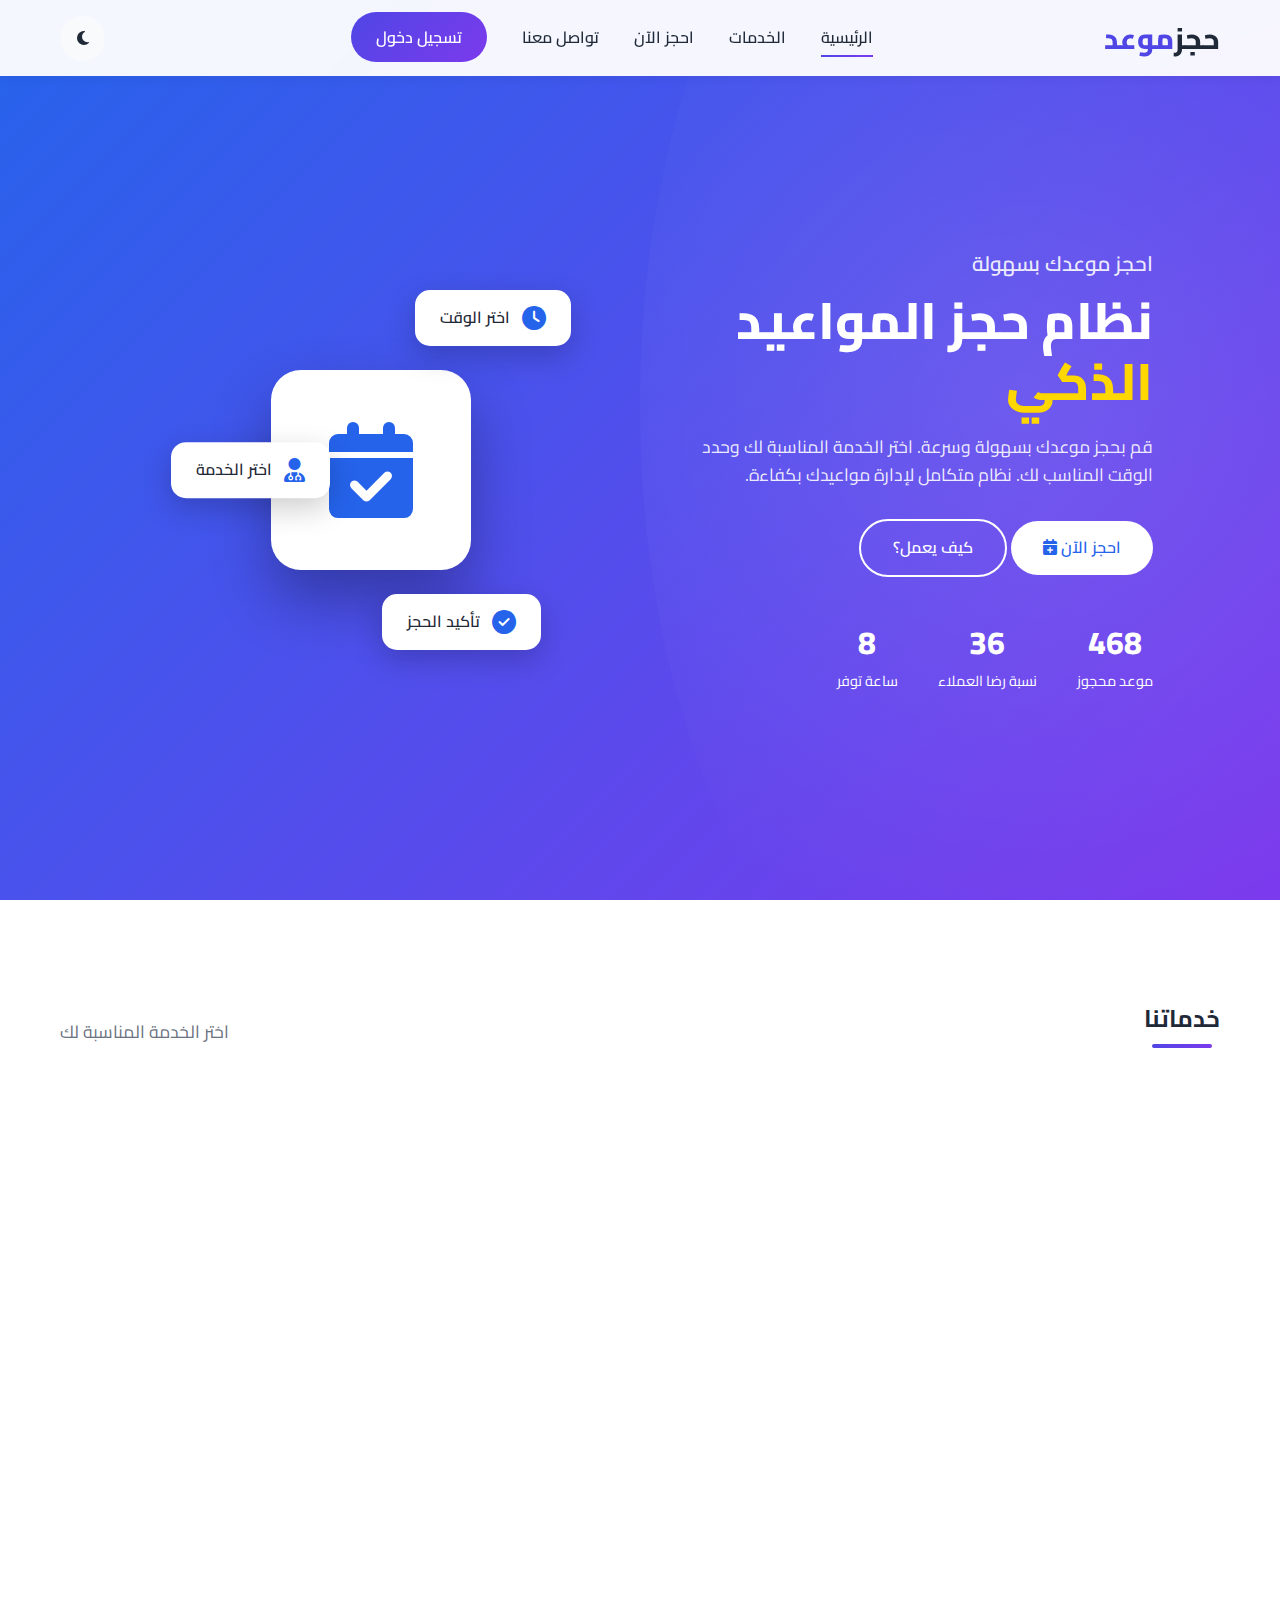
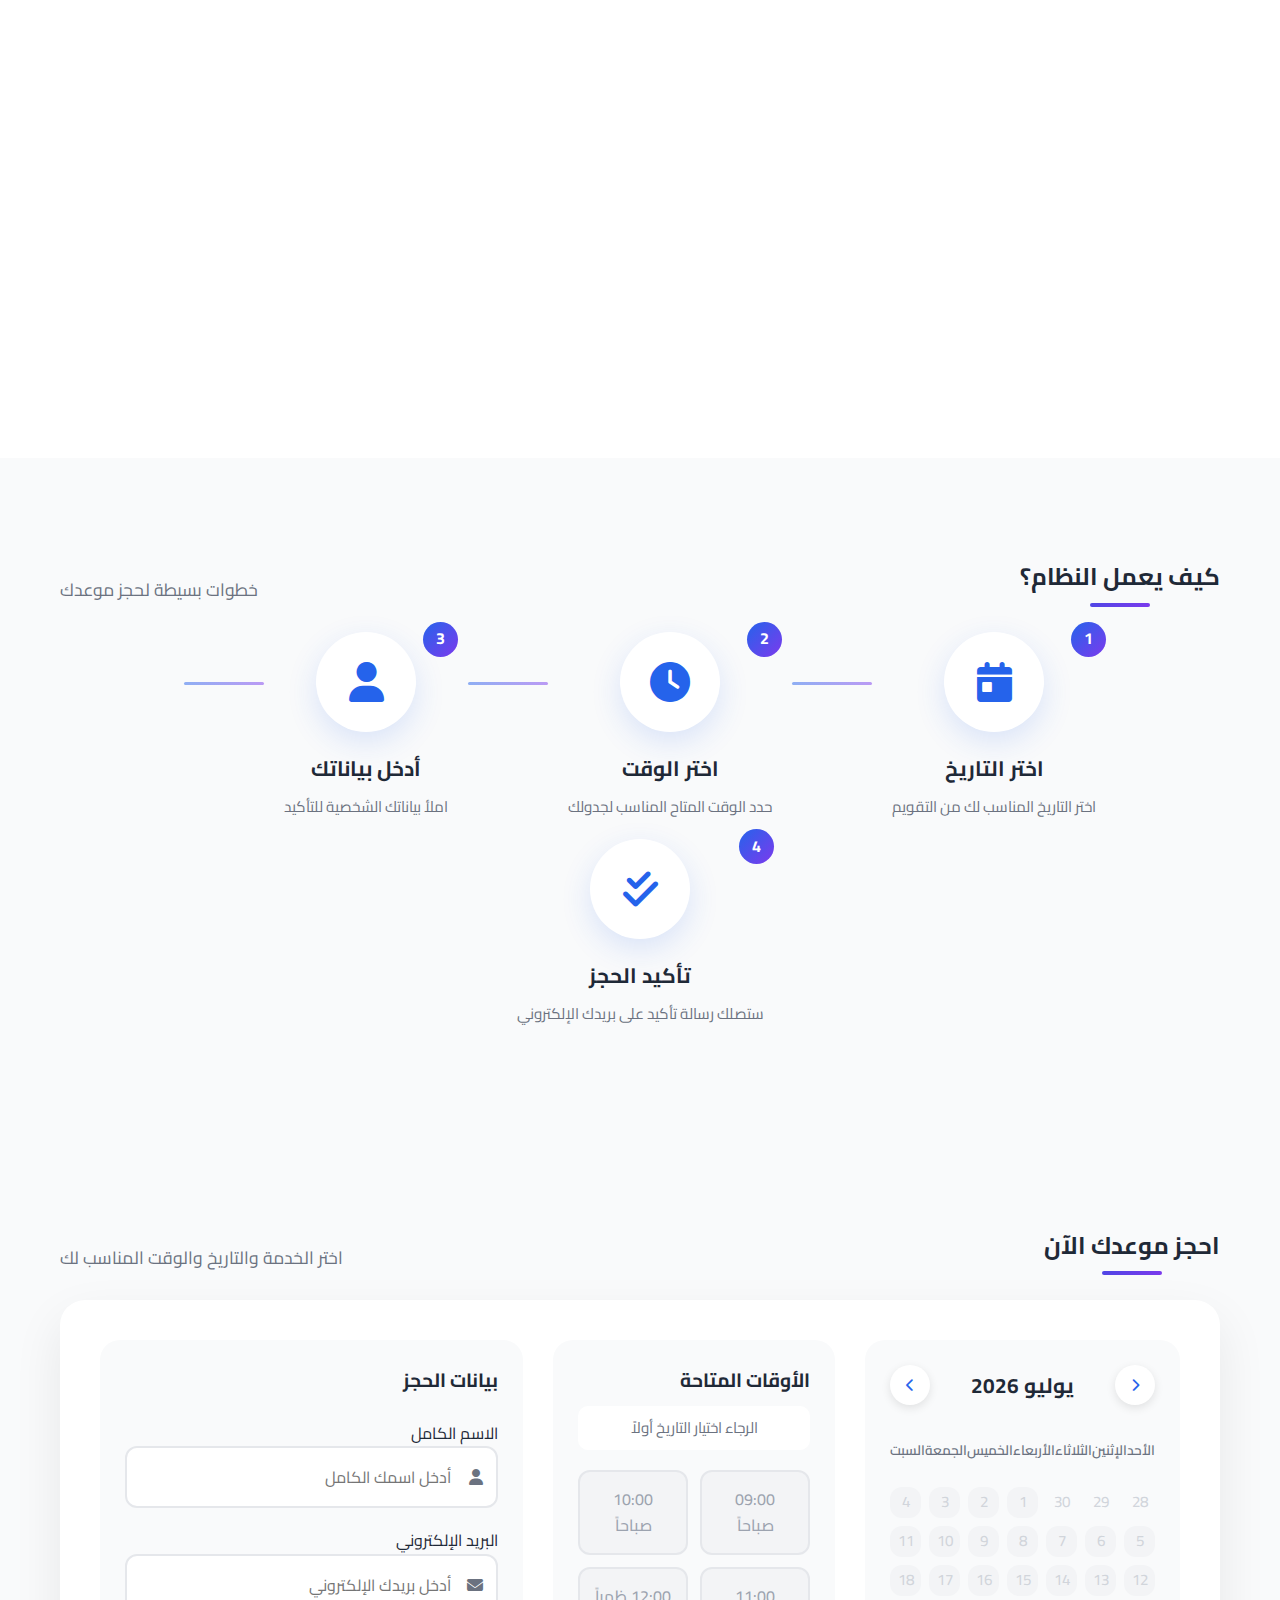
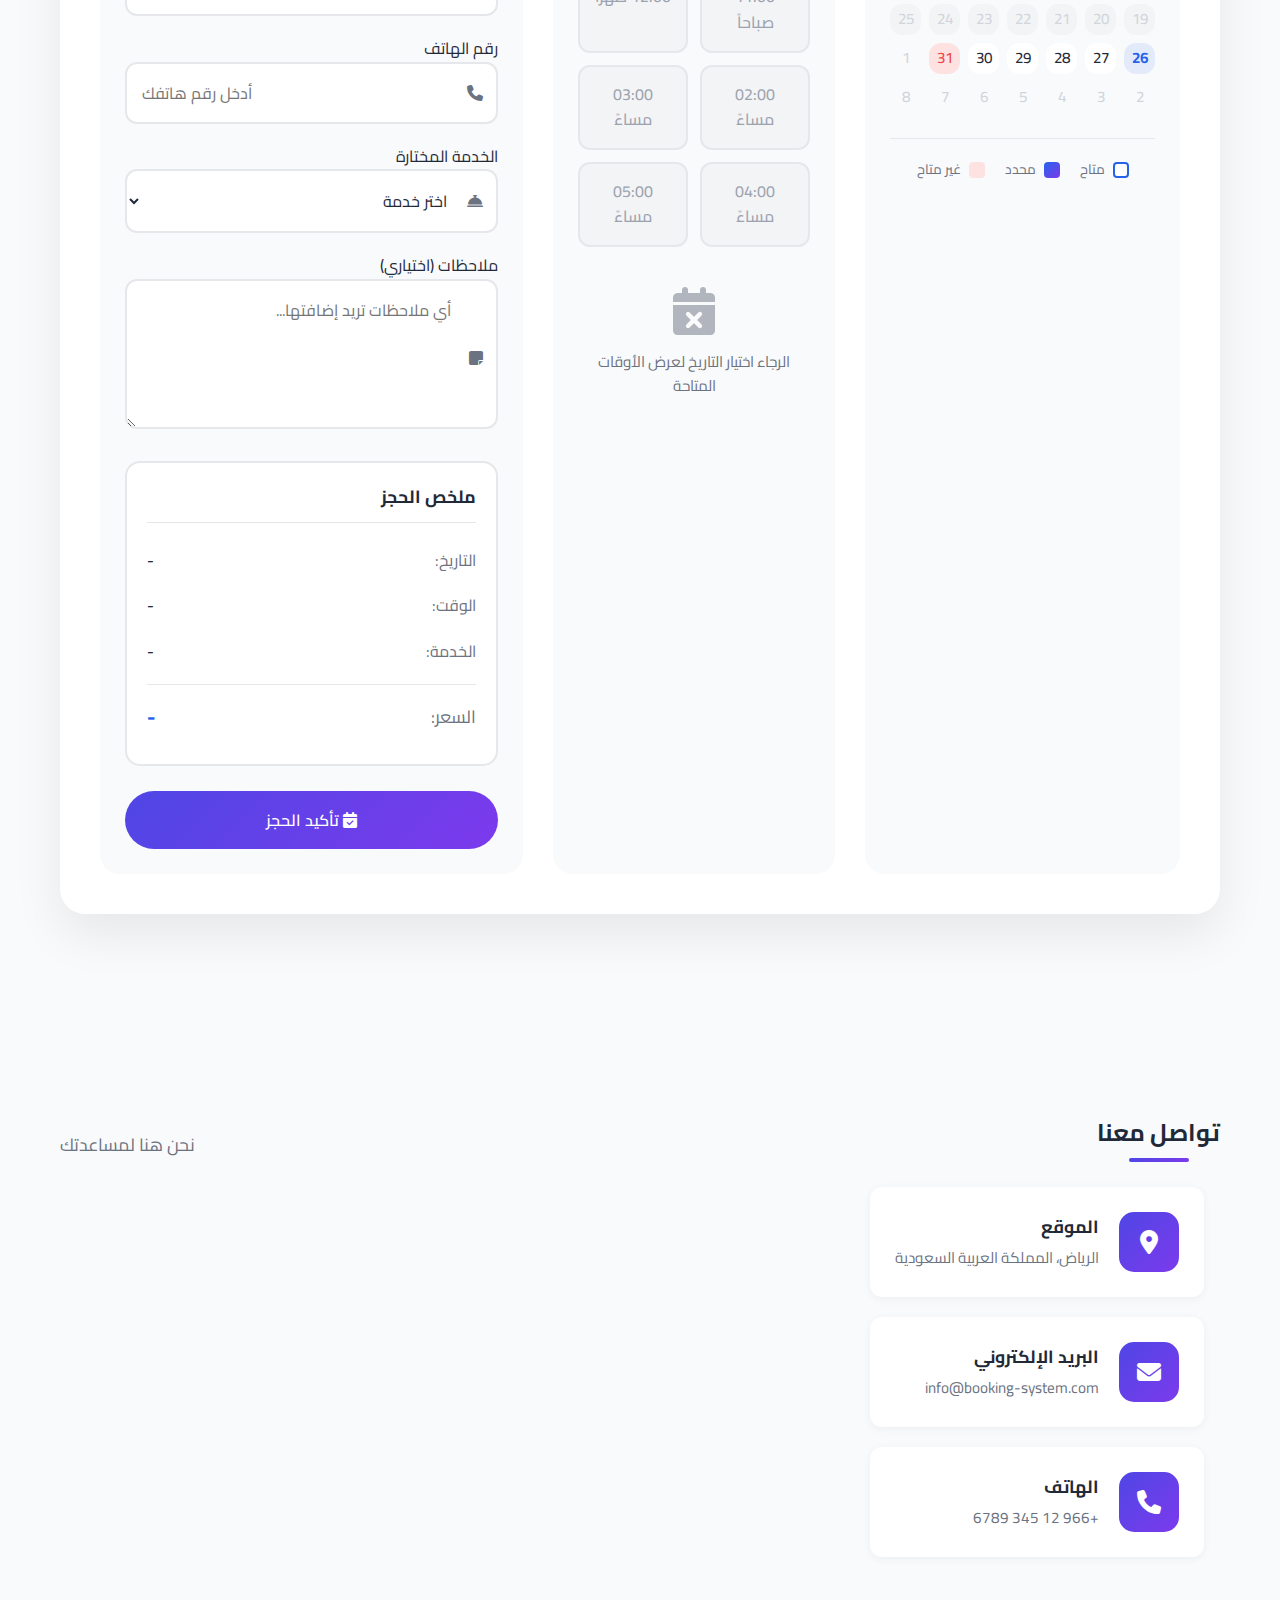
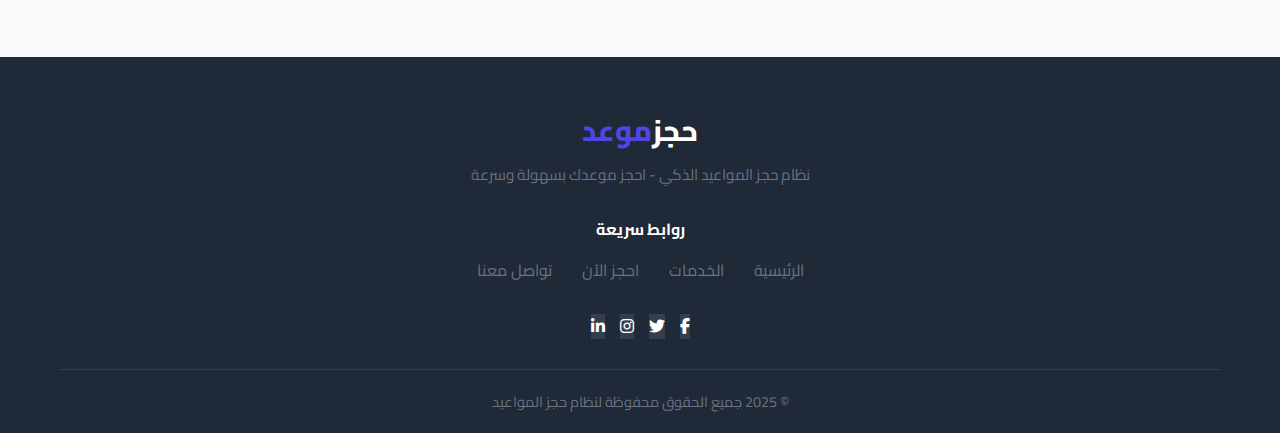
<file: Online Appointment Booking System/index.html>
<!DOCTYPE html>
<html lang="ar" dir="rtl">
<head>
    <meta charset="UTF-8">
    <meta name="viewport" content="width=device-width, initial-scale=1.0">
    <title>نظام حجز المواعيد - احجز موعدك الآن</title>
    <link rel="stylesheet" href="style.css">
    <!-- Font Awesome for Icons -->
    <link rel="stylesheet" href="https://cdnjs.cloudflare.com/ajax/libs/font-awesome/6.5.1/css/all.min.css">
    <!-- Google Fonts -->
    <link href="https://fonts.googleapis.com/css2?family=Cairo:wght@300;400;500;800&display=swap;600;700" rel="stylesheet">
    <!-- Booking CSS -->
    <link rel="stylesheet" href="css/booking.css">
</head>
<body>
    <!-- Header -->
    <header class="header">
        <div class="container">
            <nav class="navbar">
                <a href="index.html" class="logo">حجز<span>موعد</span></a>
                <ul class="nav-links">
                    <li><a href="index.html" class="active">الرئيسية</a></li>
                    <li><a href="#services">الخدمات</a></li>
                    <li><a href="#booking">احجز الآن</a></li>
                    <li><a href="#contact">تواصل معنا</a></li>
                    <li><a href="login.html" class="btn-login">تسجيل دخول</a></li>
                </ul>
                <div class="menu-toggle">
                    <i class="fas fa-bars"></i>
                </div>
                <div class="theme-toggle" id="themeToggle">
                    <i class="fas fa-moon"></i>
                </div>
            </nav>
        </div>
    </header>

    <!-- Hero Section -->
    <section class="hero booking-hero">
        <div class="container">
            <div class="hero-content">
                <span class="hero-subtitle">احجز موعدك بسهولة</span>
                <h1 class="hero-title">نظام حجز المواعيد <span>الذكي</span></h1>
                <p class="hero-text">قم بحجز موعدك بسهولة وسرعة. اختر الخدمة المناسبة لك وحدد الوقت المناسب لك. نظام متكامل لإدارة مواعيدك بكفاءة.</p>
                <div class="hero-buttons">
                    <a href="#booking" class="btn btn-primary">احجز الآن <i class="fas fa-calendar-plus"></i></a>
                    <a href="#how-it-works" class="btn btn-secondary">كيف يعمل؟</a>
                </div>
                <div class="hero-stats">
                    <div class="stat-item">
                        <span class="stat-number" data-count="1250">0</span>
                        <span class="stat-label">موعد محجوز</span>
                    </div>
                    <div class="stat-item">
                        <span class="stat-number" data-count="98">0</span>
                        <span class="stat-label">نسبة رضا العملاء</span>
                    </div>
                    <div class="stat-item">
                        <span class="stat-number" data-count="24">0</span>
                        <span class="stat-label">ساعة توفر</span>
                    </div>
                </div>
            </div>
            <div class="hero-image">
                <div class="booking-illustration">
                    <div class="calendar-icon">
                        <i class="fas fa-calendar-check"></i>
                    </div>
                    <div class="floating-card card-1">
                        <i class="fas fa-clock"></i>
                        <span>اختر الوقت</span>
                    </div>
                    <div class="floating-card card-2">
                        <i class="fas fa-user-md"></i>
                        <span>اختر الخدمة</span>
                    </div>
                    <div class="floating-card card-3">
                        <i class="fas fa-check-circle"></i>
                        <span>تأكيد الحجز</span>
                    </div>
                </div>
            </div>
        </div>
    </section>

    <!-- Services Section -->
    <section id="services" class="services">
        <div class="container">
            <div class="section-header">
                <h2 class="section-title">خدماتنا</h2>
                <p class="section-subtitle">اختر الخدمة المناسبة لك</p>
            </div>
            <div class="services-grid">
                <div class="service-card" data-service="consultation" data-price="150" data-duration="30">
                    <div class="service-icon">
                        <i class="fas fa-comments"></i>
                    </div>
                    <h3>استشارة عامة</h3>
                    <p>استشارة عامة في مجال عملك مع أحد خبرائنا</p>
                    <div class="service-meta">
                        <span class="price">150 ريال</span>
                        <span class="duration"><i class="fas fa-clock"></i> 30 دقيقة</span>
                    </div>
                    <button class="btn btn-primary btn-select-service">اختيار</button>
                </div>
                <div class="service-card" data-service="technical" data-price="250" data-duration="60">
                    <div class="service-icon">
                        <i class="fas fa-laptop-code"></i>
                    </div>
                    <h3>استشارة تقنية</h3>
                    <p>استشارة متخصصة في التقنية والبرمجة</p>
                    <div class="service-meta">
                        <span class="price">250 ريال</span>
                        <span class="duration"><i class="fas fa-clock"></i> 60 دقيقة</span>
                    </div>
                    <button class="btn btn-primary btn-select-service">اختيار</button>
                </div>
                <div class="service-card" data-service="business" data-price="350" data-duration="90">
                    <div class="service-icon">
                        <i class="fas fa-briefcase"></i>
                    </div>
                    <h3>استشارة أعمال</h3>
                    <p>استشارة شاملة لتطوير أعمالك ومشروعك</p>
                    <div class="service-meta">
                        <span class="price">350 ريال</span>
                        <span class="duration"><i class="fas fa-clock"></i> 90 دقيقة</span>
                    </div>
                    <button class="btn btn-primary btn-select-service">اختيار</button>
                </div>
                <div class="service-card" data-service="training" data-price="500" data-duration="120">
                    <div class="service-icon">
                        <i class="fas fa-chalkboard-teacher"></i>
                    </div>
                    <h3>تدريب شخصي</h3>
                    <p>جلسة تدريب شخصية مع مدرب متخصص</p>
                    <div class="service-meta">
                        <span class="price">500 ريال</span>
                        <span class="duration"><i class="fas fa-clock"></i> 120 دقيقة</span>
                    </div>
                    <button class="btn btn-primary btn-select-service">اختيار</span>
                </div>
            </div>
        </div>
    </section>

    <!-- How It Works Section -->
    <section id="how-it-works" class="how-it-works">
        <div class="container">
            <div class="section-header">
                <h2 class="section-title">كيف يعمل النظام؟</h2>
                <p class="section-subtitle">خطوات بسيطة لحجز موعدك</p>
            </div>
            <div class="steps-container">
                <div class="step-item">
                    <div class="step-number">1</div>
                    <div class="step-icon">
                        <i class="fas fa-calendar-day"></i>
                    </div>
                    <h3>اختر التاريخ</h3>
                    <p>اختر التاريخ المناسب لك من التقويم</p>
                </div>
                <div class="step-connector"></div>
                <div class="step-item">
                    <div class="step-number">2</div>
                    <div class="step-icon">
                        <i class="fas fa-clock"></i>
                    </div>
                    <h3>اختر الوقت</h3>
                    <p>حدد الوقت المتاح المناسب لجدولك</p>
                </div>
                <div class="step-connector"></div>
                <div class="step-item">
                    <div class="step-number">3</div>
                    <div class="step-icon">
                        <i class="fas fa-user"></i>
                    </div>
                    <h3>أدخل بياناتك</h3>
                    <p>املأ بياناتك الشخصية للتأكيد</p>
                </div>
                <div class="step-connector"></div>
                <div class="step-item">
                    <div class="step-number">4</div>
                    <div class="step-icon">
                        <i class="fas fa-check-double"></i>
                    </div>
                    <h3>تأكيد الحجز</h3>
                    <p>ستصلك رسالة تأكيد على بريدك الإلكتروني</p>
                </div>
            </div>
        </div>
    </section>

    <!-- Booking Section -->
    <section id="booking" class="booking-section">
        <div class="container">
            <div class="section-header">
                <h2 class="section-title">احجز موعدك الآن</h2>
                <p class="section-subtitle">اختر الخدمة والتاريخ والوقت المناسب لك</p>
            </div>
            <div class="booking-container">
                <!-- Calendar Section -->
                <div class="calendar-section">
                    <div class="calendar-header">
                        <button class="calendar-nav-btn" id="prevMonth">
                            <i class="fas fa-chevron-right"></i>
                        </button>
                        <h3 id="currentMonthYear">يناير 2025</h3>
                        <button class="calendar-nav-btn" id="nextMonth">
                            <i class="fas fa-chevron-left"></i>
                        </button>
                    </div>
                    <div class="calendar-weekdays">
                        <div>الأحد</div>
                        <div>الإثنين</div>
                        <div>الثلاثاء</div>
                        <div>الأربعاء</div>
                        <div>الخميس</div>
                        <div>الجمعة</div>
                        <div>السبت</div>
                    </div>
                    <div class="calendar-days" id="calendarDays">
                        <!-- Days will be generated by JavaScript -->
                    </div>
                    <div class="calendar-legend">
                        <div class="legend-item">
                            <span class="legend-color available"></span>
                            <span>متاح</span>
                        </div>
                        <div class="legend-item">
                            <span class="legend-color selected"></span>
                            <span>محدد</span>
                        </div>
                        <div class="legend-item">
                            <span class="legend-color unavailable"></span>
                            <span>غير متاح</span>
                        </div>
                    </div>
                </div>

                <!-- Time Slots Section -->
                <div class="time-section">
                    <h3>الأوقات المتاحة</h3>
                    <p class="selected-date" id="selectedDateText">الرجاء اختيار التاريخ أولاً</p>
                    <div class="time-slots" id="timeSlots">
                        <div class="time-slot disabled" data-time="09:00">
                            <span>09:00 صباحاً</span>
                        </div>
                        <div class="time-slot disabled" data-time="10:00">
                            <span>10:00 صباحاً</span>
                        </div>
                        <div class="time-slot disabled" data-time="11:00">
                            <span>11:00 صباحاً</span>
                        </div>
                        <div class="time-slot disabled" data-time="12:00">
                            <span>12:00 ظهراً</span>
                        </div>
                        <div class="time-slot disabled" data-time="14:00">
                            <span>02:00 مساءً</span>
                        </div>
                        <div class="time-slot disabled" data-time="15:00">
                            <span>03:00 مساءً</span>
                        </div>
                        <div class="time-slot disabled" data-time="16:00">
                            <span>04:00 مساءً</span>
                        </div>
                        <div class="time-slot disabled" data-time="17:00">
                            <span>05:00 مساءً</span>
                        </div>
                    </div>
                    <div class="no-date-selected" id="noDateMessage">
                        <i class="fas fa-calendar-times"></i>
                        <p>الرجاء اختيار التاريخ لعرض الأوقات المتاحة</p>
                    </div>
                </div>

                <!-- Booking Form Section -->
                <div class="booking-form-section">
                    <h3>بيانات الحجز</h3>
                    <form id="bookingForm">
                        <div class="form-group">
                            <label for="customerName">الاسم الكامل</label>
                            <div class="input-group">
                                <i class="fas fa-user"></i>
                                <input type="text" id="customerName" name="customerName" placeholder="أدخل اسمك الكامل" required>
                            </div>
                            <span class="error-message" id="customerNameError"></span>
                        </div>
                        <div class="form-group">
                            <label for="customerEmail">البريد الإلكتروني</label>
                            <div class="input-group">
                                <i class="fas fa-envelope"></i>
                                <input type="email" id="customerEmail" name="customerEmail" placeholder="أدخل بريدك الإلكتروني" required>
                            </div>
                            <span class="error-message" id="customerEmailError"></span>
                        </div>
                        <div class="form-group">
                            <label for="customerPhone">رقم الهاتف</label>
                            <div class="input-group">
                                <i class="fas fa-phone"></i>
                                <input type="tel" id="customerPhone" name="customerPhone" placeholder="أدخل رقم هاتفك" required>
                            </div>
                            <span class="error-message" id="customerPhoneError"></span>
                        </div>
                        <div class="form-group">
                            <label for="selectedService">الخدمة المختارة</label>
                            <div class="input-group">
                                <i class="fas fa-concierge-bell"></i>
                                <select id="selectedService" name="selectedService" required>
                                    <option value="">اختر خدمة</option>
                                    <option value="consultation">استشارة عامة - 150 ريال</option>
                                    <option value="technical">استشارة تقنية - 250 ريال</option>
                                    <option value="business">استشارة أعمال - 350 ريال</option>
                                    <option value="training">تدريب شخصي - 500 ريال</option>
                                </select>
                            </div>
                        </div>
                        <div class="form-group">
                            <label for="bookingNotes">ملاحظات (اختياري)</label>
                            <div class="input-group">
                                <i class="fas fa-sticky-note"></i>
                                <textarea id="bookingNotes" name="bookingNotes" placeholder="أي ملاحظات تريد إضافتها..." rows="3"></textarea>
                            </div>
                        </div>
                        <div class="booking-summary" id="bookingSummary">
                            <h4>ملخص الحجز</h4>
                            <div class="summary-item">
                                <span>التاريخ:</span>
                                <span id="summaryDate">-</span>
                            </div>
                            <div class="summary-item">
                                <span>الوقت:</span>
                                <span id="summaryTime">-</span>
                            </div>
                            <div class="summary-item">
                                <span>الخدمة:</span>
                                <span id="summaryService">-</span>
                            </div>
                            <div class="summary-item total">
                                <span>السعر:</span>
                                <span id="summaryPrice">-</span>
                            </div>
                        </div>
                        <button type="submit" class="btn btn-primary btn-block" id="submitBooking">
                            <i class="fas fa-calendar-check"></i> تأكيد الحجز
                        </button>
                    </form>
                </div>
            </div>
        </div>
    </section>

    <!-- Contact Section -->
    <section id="contact" class="contact">
        <div class="container">
            <div class="section-header">
                <h2 class="section-title">تواصل معنا</h2>
                <p class="section-subtitle">نحن هنا لمساعدتك</p>
            </div>
            <div class="contact-content">
                <div class="contact-info">
                    <div class="contact-item">
                        <div class="contact-icon">
                            <i class="fas fa-map-marker-alt"></i>
                        </div>
                        <div class="contact-details">
                            <h3>الموقع</h3>
                            <p>الرياض، المملكة العربية السعودية</p>
                        </div>
                    </div>
                    <div class="contact-item">
                        <div class="contact-icon">
                            <i class="fas fa-envelope"></i>
                        </div>
                        <div class="contact-details">
                            <h3>البريد الإلكتروني</h3>
                            <p>info@booking-system.com</p>
                        </div>
                    </div>
                    <div class="contact-item">
                        <div class="contact-icon">
                            <i class="fas fa-phone"></i>
                        </div>
                        <div class="contact-details">
                            <h3>الهاتف</h3>
                            <p>+966 12 345 6789</p>
                        </div>
                    </div>
                </div>
            </div>
        </div>
    </section>

    <!-- Success Modal -->
    <div class="modal" id="successModal">
        <div class="modal-content">
            <div class="modal-icon success">
                <i class="fas fa-check-circle"></i>
            </div>
            <h3>تم الحجز بنجاح!</h3>
            <p>شكراً لك! تم حجز موعدك بنجاح. ستصلك رسالة تأكيد على بريدك الإلكتروني.</p>
            <div class="booking-details" id="modalBookingDetails">
                <!-- Booking details will be inserted here -->
            </div>
            <button class="btn btn-primary" id="closeModal">حسناً</button>
        </div>
    </div>

    <!-- Footer -->
    <footer class="footer">
        <div class="container">
            <div class="footer-content">
                <div class="footer-logo">
                    <a href="index.html" class="logo">حجز<span>موعد</span></a>
                    <p>نظام حجز المواعيد الذكي - احجز موعدك بسهولة وسرعة</p>
                </div>
                <div class="footer-links">
                    <h4>روابط سريعة</h4>
                    <ul>
                        <li><a href="index.html">الرئيسية</a></li>
                        <li><a href="#services">الخدمات</a></li>
                        <li><a href="#booking">احجز الآن</a></li>
                        <li><a href="#contact">تواصل معنا</a></li>
                    </ul>
                </div>
                <div class="footer-social">
                    <a href="#" class="social-link"><i class="fab fa-facebook-f"></i></a>
                    <a href="#" class="social-link"><i class="fab fa-twitter"></i></a>
                    <a href="#" class="social-link"><i class="fab fa-instagram"></i></a>
                    <a href="#" class="social-link"><i class="fab fa-linkedin-in"></i></a>
                </div>
                <p class="footer-copyright">© 2025 جميع الحقوق محفوظة لنظام حجز المواعيد</p>
            </div>
        </div>
    </footer>

    <script src="js/database.js"></script>
    <script src="script.js"></script>
    <script src="js/booking.js"></script>
</body>
</html>
</file>
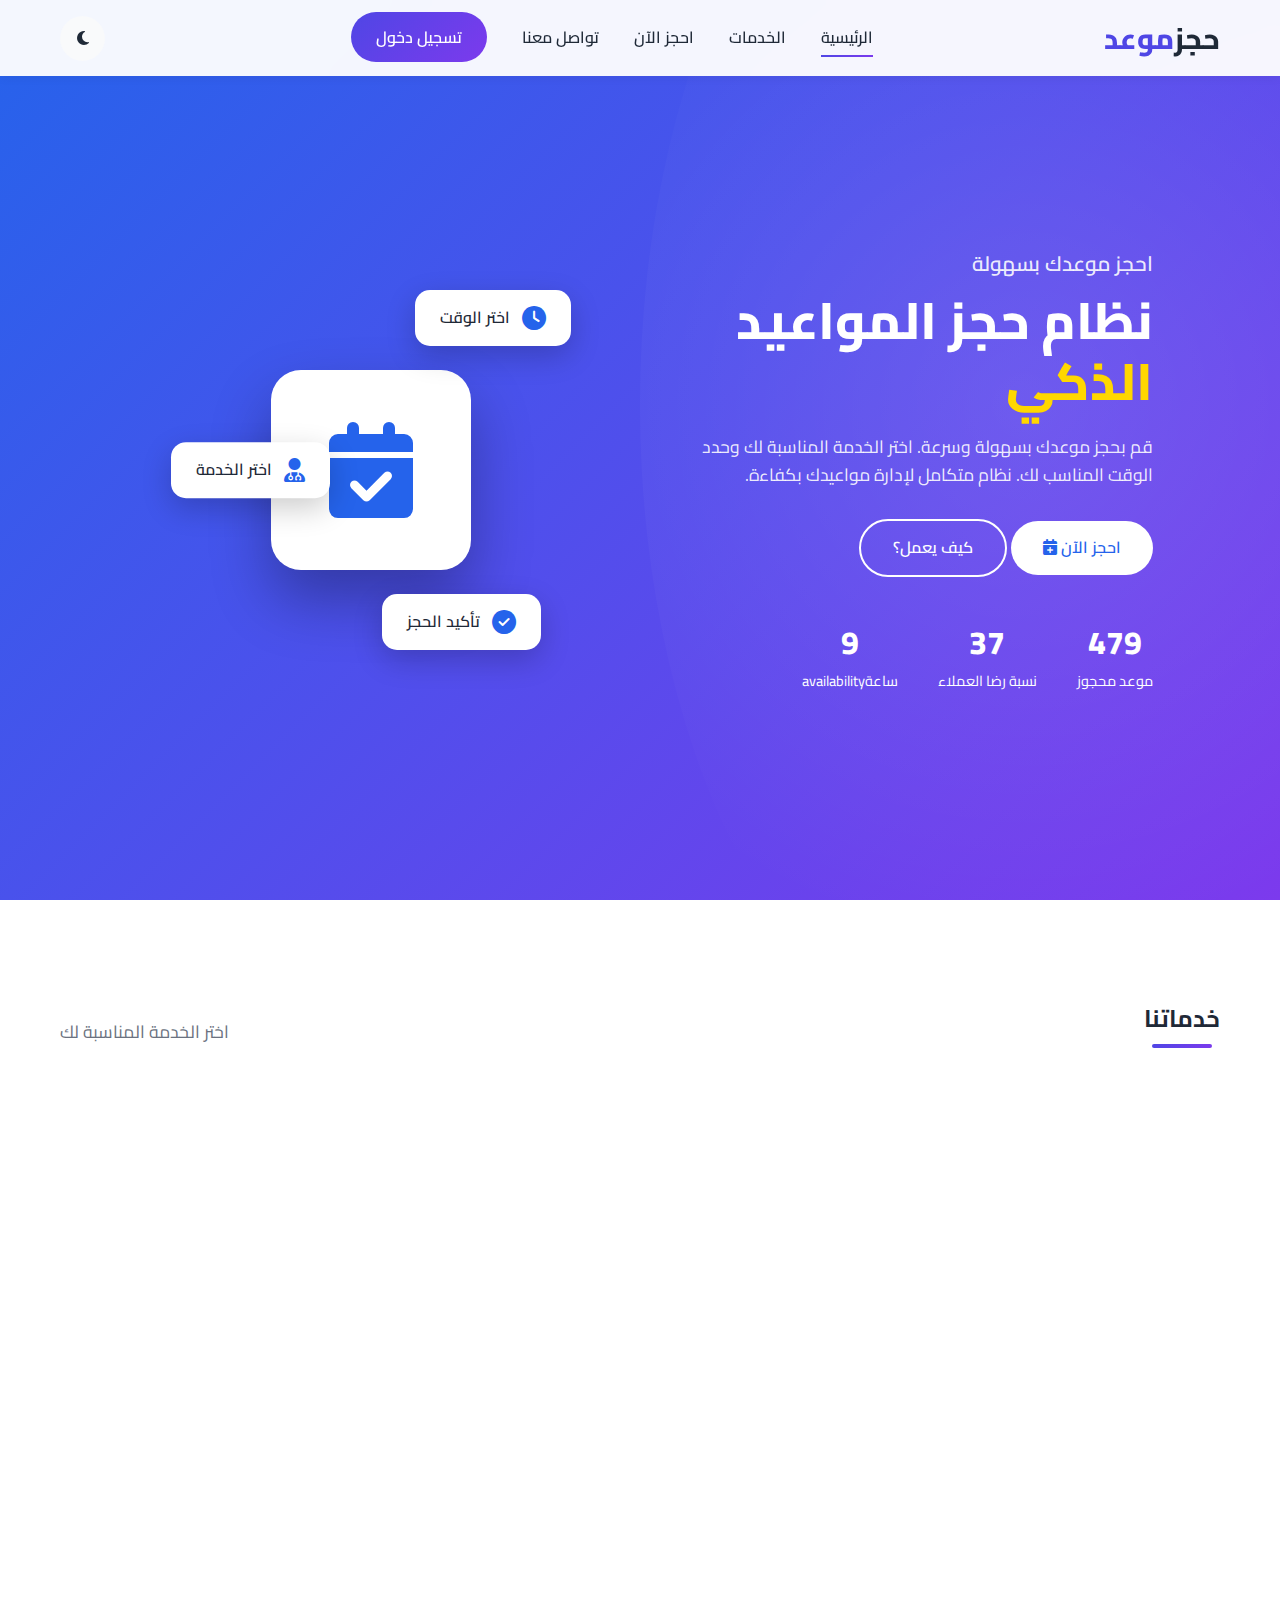
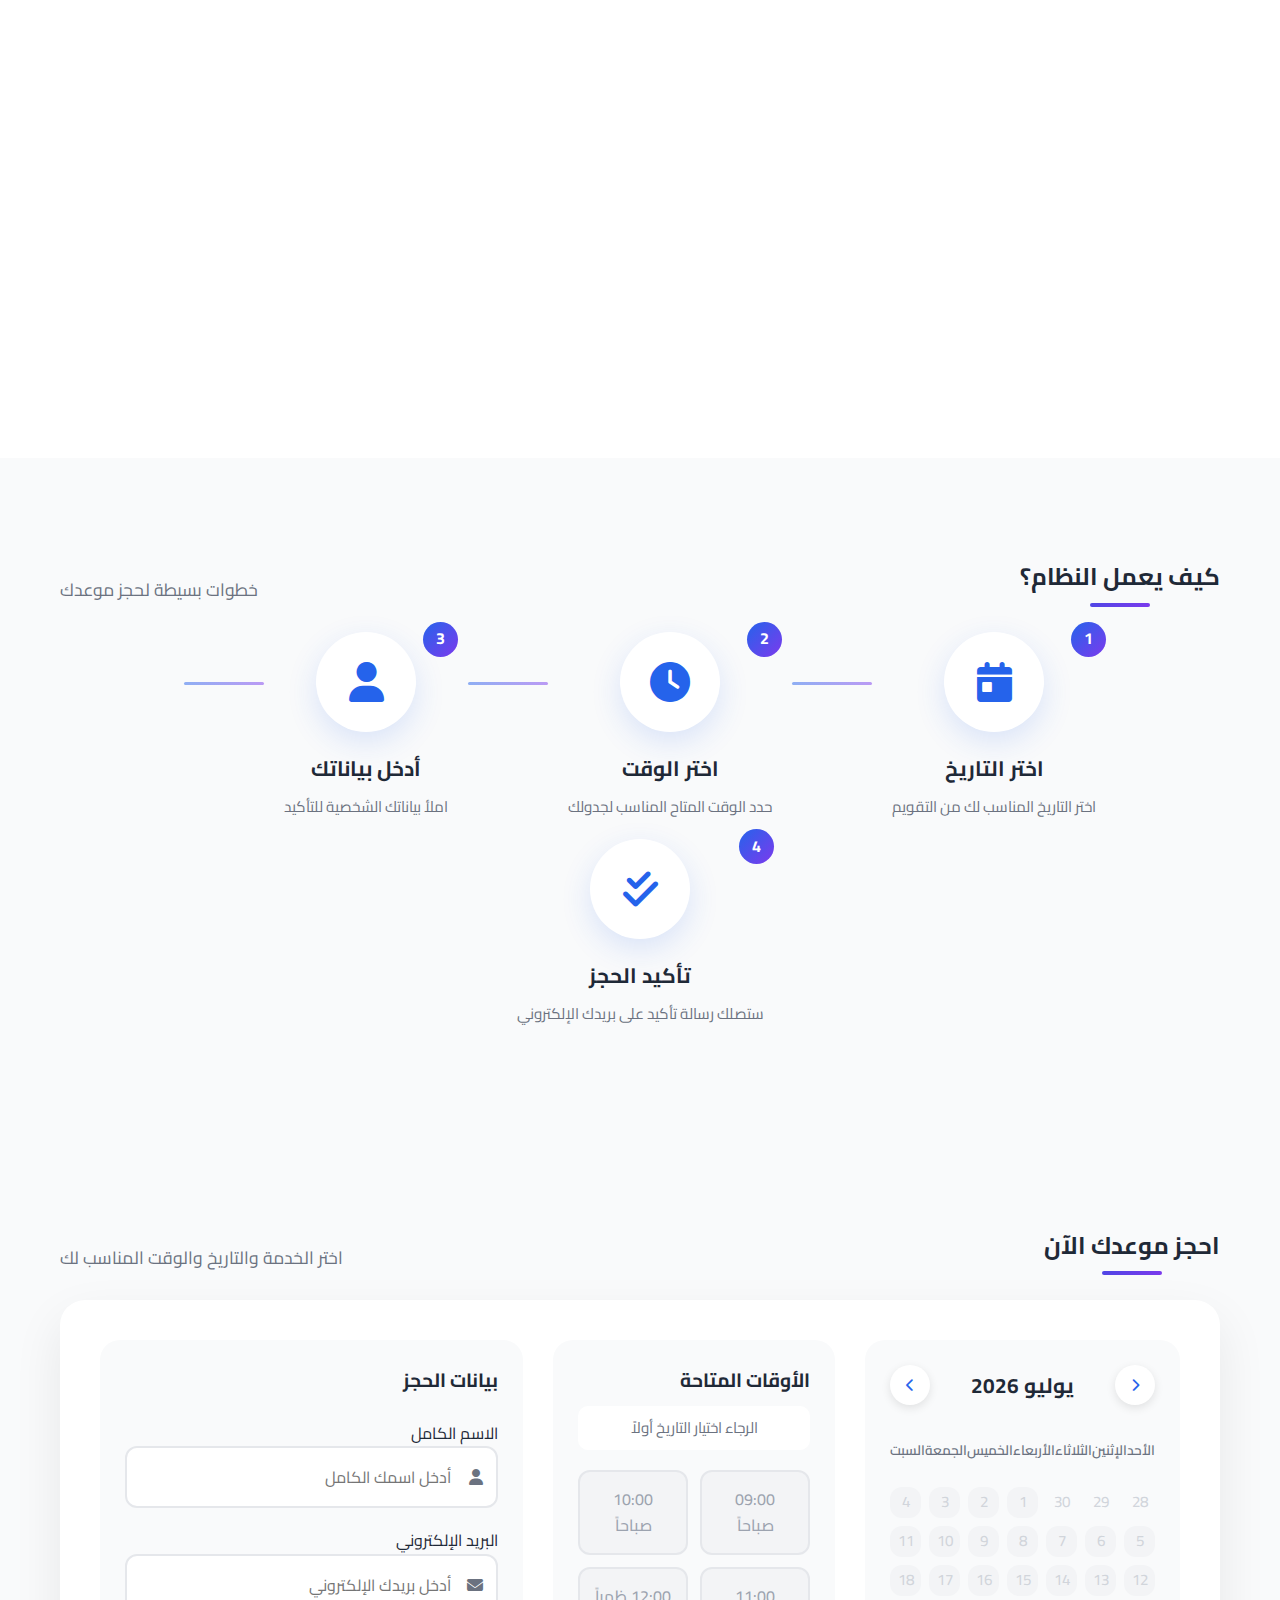
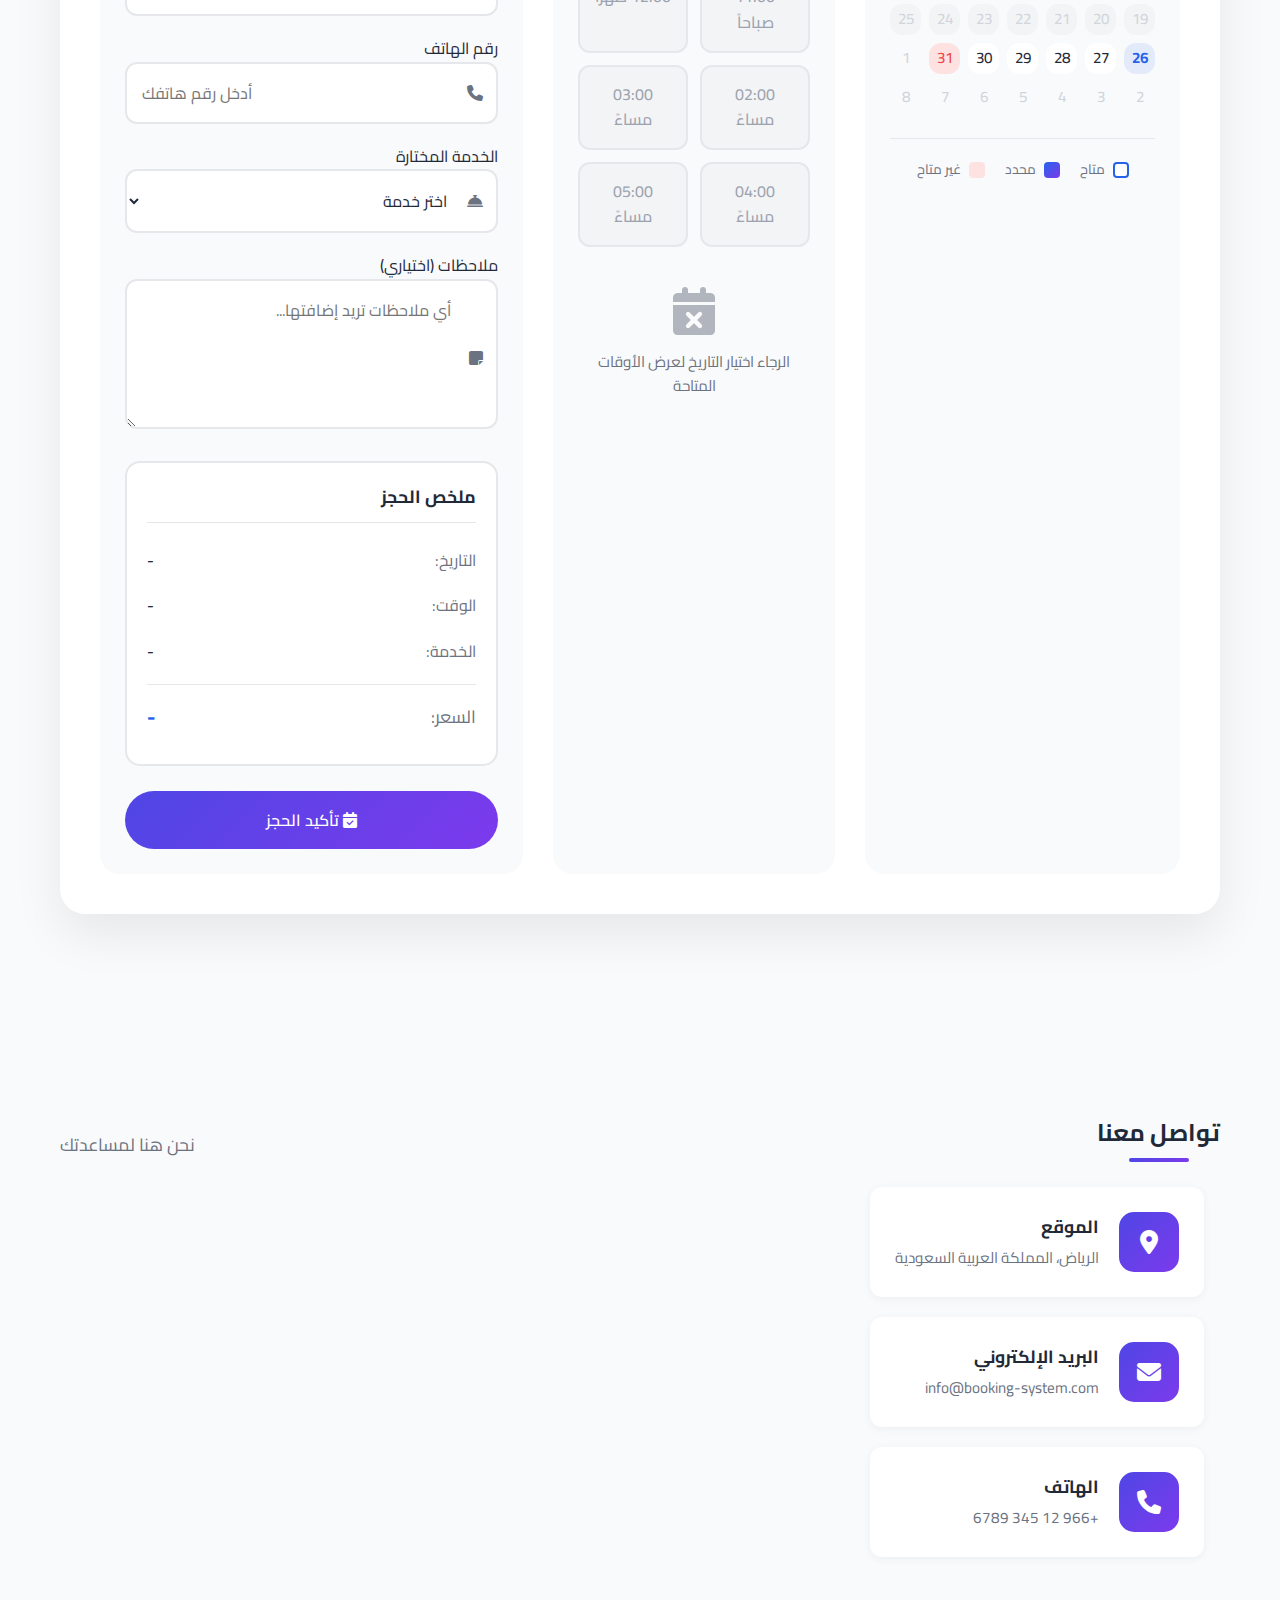
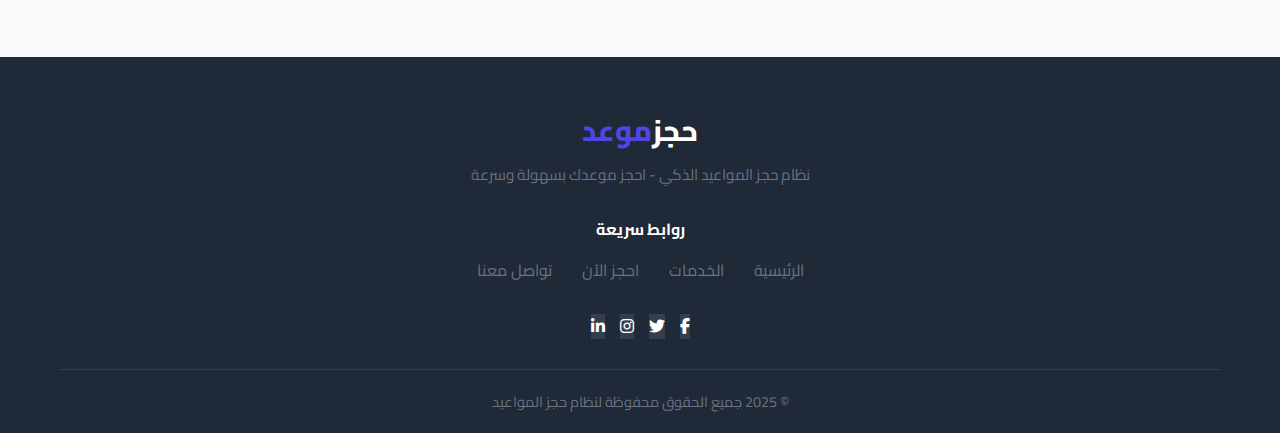
<file: portfolio-website/index.html>
<!DOCTYPE html>
<html lang="ar" dir="rtl">
<head>
    <meta charset="UTF-8">
    <meta name="viewport" content="width=device-width, initial-scale=1.0">
    <title>نظام حجز المواعيد - احجز موعدك الآن</title>
    <link rel="stylesheet" href="style.css">
    <!-- Font Awesome for Icons -->
    <link rel="stylesheet" href="https://cdnjs.cloudflare.com/ajax/libs/font-awesome/6.5.1/css/all.min.css">
    <!-- Google Fonts -->
    <link href="https://fonts.googleapis.com/css2?family=Cairo:wght@300;400;500;800&display=swap;600;700" rel="stylesheet">
    <!-- Booking CSS -->
    <link rel="stylesheet" href="css/booking.css">
</head>
<body>
    <!-- Header -->
    <header class="header">
        <div class="container">
            <nav class="navbar">
                <a href="index.html" class="logo">حجز<span>موعد</span></a>
                <ul class="nav-links">
                    <li><a href="index.html" class="active">الرئيسية</a></li>
                    <li><a href="#services">الخدمات</a></li>
                    <li><a href="#booking">احجز الآن</a></li>
                    <li><a href="#contact">تواصل معنا</a></li>
                    <li><a href="login.html" class="btn-login">تسجيل دخول</a></li>
                </ul>
                <div class="menu-toggle">
                    <i class="fas fa-bars"></i>
                </div>
                <div class="theme-toggle" id="themeToggle">
                    <i class="fas fa-moon"></i>
                </div>
            </nav>
        </div>
    </header>

    <!-- Hero Section -->
    <section class="hero booking-hero">
        <div class="container">
            <div class="hero-content">
                <span class="hero-subtitle">احجز موعدك بسهولة</span>
                <h1 class="hero-title">نظام حجز المواعيد <span>الذكي</span></h1>
                <p class="hero-text">قم بحجز موعدك بسهولة وسرعة. اختر الخدمة المناسبة لك وحدد الوقت المناسب لك. نظام متكامل لإدارة مواعيدك بكفاءة.</p>
                <div class="hero-buttons">
                    <a href="#booking" class="btn btn-primary">احجز الآن <i class="fas fa-calendar-plus"></i></a>
                    <a href="#how-it-works" class="btn btn-secondary">كيف يعمل؟</a>
                </div>
                <div class="hero-stats">
                    <div class="stat-item">
                        <span class="stat-number" data-count="1250">0</span>
                        <span class="stat-label">موعد محجوز</span>
                    </div>
                    <div class="stat-item">
                        <span class="stat-number" data-count="98">0</span>
                        <span class="stat-label">نسبة رضا العملاء</span>
                    </div>
                    <div class="stat-item">
                        <span class="stat-number" data-count="24">0</span>
                        <span class="stat-label">ساعةavailability</span>
                    </div>
                </div>
            </div>
            <div class="hero-image">
                <div class="booking-illustration">
                    <div class="calendar-icon">
                        <i class="fas fa-calendar-check"></i>
                    </div>
                    <div class="floating-card card-1">
                        <i class="fas fa-clock"></i>
                        <span>اختر الوقت</span>
                    </div>
                    <div class="floating-card card-2">
                        <i class="fas fa-user-md"></i>
                        <span>اختر الخدمة</span>
                    </div>
                    <div class="floating-card card-3">
                        <i class="fas fa-check-circle"></i>
                        <span>تأكيد الحجز</span>
                    </div>
                </div>
            </div>
        </div>
    </section>

    <!-- Services Section -->
    <section id="services" class="services">
        <div class="container">
            <div class="section-header">
                <h2 class="section-title">خدماتنا</h2>
                <p class="section-subtitle">اختر الخدمة المناسبة لك</p>
            </div>
            <div class="services-grid">
                <div class="service-card" data-service="consultation" data-price="150" data-duration="30">
                    <div class="service-icon">
                        <i class="fas fa-comments"></i>
                    </div>
                    <h3>استشارة عامة</h3>
                    <p>استشارة عامة في مجال عملك مع أحد خبرائنا</p>
                    <div class="service-meta">
                        <span class="price">150 ريال</span>
                        <span class="duration"><i class="fas fa-clock"></i> 30 دقيقة</span>
                    </div>
                    <button class="btn btn-primary btn-select-service">اختيار</button>
                </div>
                <div class="service-card" data-service="technical" data-price="250" data-duration="60">
                    <div class="service-icon">
                        <i class="fas fa-laptop-code"></i>
                    </div>
                    <h3>استشارة تقنية</h3>
                    <p>استشارة متخصصة في التقنية والبرمجة</p>
                    <div class="service-meta">
                        <span class="price">250 ريال</span>
                        <span class="duration"><i class="fas fa-clock"></i> 60 دقيقة</span>
                    </div>
                    <button class="btn btn-primary btn-select-service">اختيار</button>
                </div>
                <div class="service-card" data-service="business" data-price="350" data-duration="90">
                    <div class="service-icon">
                        <i class="fas fa-briefcase"></i>
                    </div>
                    <h3>استشارة أعمال</h3>
                    <p>استشارة شاملة لتطوير أعمالك ومشروعك</p>
                    <div class="service-meta">
                        <span class="price">350 ريال</span>
                        <span class="duration"><i class="fas fa-clock"></i> 90 دقيقة</span>
                    </div>
                    <button class="btn btn-primary btn-select-service">اختيار</button>
                </div>
                <div class="service-card" data-service="training" data-price="500" data-duration="120">
                    <div class="service-icon">
                        <i class="fas fa-chalkboard-teacher"></i>
                    </div>
                    <h3>تدريب شخصي</h3>
                    <p>جلسة تدريب شخصية مع مدرب متخصص</p>
                    <div class="service-meta">
                        <span class="price">500 ريال</span>
                        <span class="duration"><i class="fas fa-clock"></i> 120 دقيقة</span>
                    </div>
                    <button class="btn btn-primary btn-select-service">اختيار</span>
                </div>
            </div>
        </div>
    </section>

    <!-- How It Works Section -->
    <section id="how-it-works" class="how-it-works">
        <div class="container">
            <div class="section-header">
                <h2 class="section-title">كيف يعمل النظام؟</h2>
                <p class="section-subtitle">خطوات بسيطة لحجز موعدك</p>
            </div>
            <div class="steps-container">
                <div class="step-item">
                    <div class="step-number">1</div>
                    <div class="step-icon">
                        <i class="fas fa-calendar-day"></i>
                    </div>
                    <h3>اختر التاريخ</h3>
                    <p>اختر التاريخ المناسب لك من التقويم</p>
                </div>
                <div class="step-connector"></div>
                <div class="step-item">
                    <div class="step-number">2</div>
                    <div class="step-icon">
                        <i class="fas fa-clock"></i>
                    </div>
                    <h3>اختر الوقت</h3>
                    <p>حدد الوقت المتاح المناسب لجدولك</p>
                </div>
                <div class="step-connector"></div>
                <div class="step-item">
                    <div class="step-number">3</div>
                    <div class="step-icon">
                        <i class="fas fa-user"></i>
                    </div>
                    <h3>أدخل بياناتك</h3>
                    <p>املأ بياناتك الشخصية للتأكيد</p>
                </div>
                <div class="step-connector"></div>
                <div class="step-item">
                    <div class="step-number">4</div>
                    <div class="step-icon">
                        <i class="fas fa-check-double"></i>
                    </div>
                    <h3>تأكيد الحجز</h3>
                    <p>ستصلك رسالة تأكيد على بريدك الإلكتروني</p>
                </div>
            </div>
        </div>
    </section>

    <!-- Booking Section -->
    <section id="booking" class="booking-section">
        <div class="container">
            <div class="section-header">
                <h2 class="section-title">احجز موعدك الآن</h2>
                <p class="section-subtitle">اختر الخدمة والتاريخ والوقت المناسب لك</p>
            </div>
            <div class="booking-container">
                <!-- Calendar Section -->
                <div class="calendar-section">
                    <div class="calendar-header">
                        <button class="calendar-nav-btn" id="prevMonth">
                            <i class="fas fa-chevron-right"></i>
                        </button>
                        <h3 id="currentMonthYear">يناير 2025</h3>
                        <button class="calendar-nav-btn" id="nextMonth">
                            <i class="fas fa-chevron-left"></i>
                        </button>
                    </div>
                    <div class="calendar-weekdays">
                        <div>الأحد</div>
                        <div>الإثنين</div>
                        <div>الثلاثاء</div>
                        <div>الأربعاء</div>
                        <div>الخميس</div>
                        <div>الجمعة</div>
                        <div>السبت</div>
                    </div>
                    <div class="calendar-days" id="calendarDays">
                        <!-- Days will be generated by JavaScript -->
                    </div>
                    <div class="calendar-legend">
                        <div class="legend-item">
                            <span class="legend-color available"></span>
                            <span>متاح</span>
                        </div>
                        <div class="legend-item">
                            <span class="legend-color selected"></span>
                            <span>محدد</span>
                        </div>
                        <div class="legend-item">
                            <span class="legend-color unavailable"></span>
                            <span>غير متاح</span>
                        </div>
                    </div>
                </div>

                <!-- Time Slots Section -->
                <div class="time-section">
                    <h3>الأوقات المتاحة</h3>
                    <p class="selected-date" id="selectedDateText">الرجاء اختيار التاريخ أولاً</p>
                    <div class="time-slots" id="timeSlots">
                        <div class="time-slot disabled" data-time="09:00">
                            <span>09:00 صباحاً</span>
                        </div>
                        <div class="time-slot disabled" data-time="10:00">
                            <span>10:00 صباحاً</span>
                        </div>
                        <div class="time-slot disabled" data-time="11:00">
                            <span>11:00 صباحاً</span>
                        </div>
                        <div class="time-slot disabled" data-time="12:00">
                            <span>12:00 ظهراً</span>
                        </div>
                        <div class="time-slot disabled" data-time="14:00">
                            <span>02:00 مساءً</span>
                        </div>
                        <div class="time-slot disabled" data-time="15:00">
                            <span>03:00 مساءً</span>
                        </div>
                        <div class="time-slot disabled" data-time="16:00">
                            <span>04:00 مساءً</span>
                        </div>
                        <div class="time-slot disabled" data-time="17:00">
                            <span>05:00 مساءً</span>
                        </div>
                    </div>
                    <div class="no-date-selected" id="noDateMessage">
                        <i class="fas fa-calendar-times"></i>
                        <p>الرجاء اختيار التاريخ لعرض الأوقات المتاحة</p>
                    </div>
                </div>

                <!-- Booking Form Section -->
                <div class="booking-form-section">
                    <h3>بيانات الحجز</h3>
                    <form id="bookingForm">
                        <div class="form-group">
                            <label for="customerName">الاسم الكامل</label>
                            <div class="input-group">
                                <i class="fas fa-user"></i>
                                <input type="text" id="customerName" name="customerName" placeholder="أدخل اسمك الكامل" required>
                            </div>
                            <span class="error-message" id="customerNameError"></span>
                        </div>
                        <div class="form-group">
                            <label for="customerEmail">البريد الإلكتروني</label>
                            <div class="input-group">
                                <i class="fas fa-envelope"></i>
                                <input type="email" id="customerEmail" name="customerEmail" placeholder="أدخل بريدك الإلكتروني" required>
                            </div>
                            <span class="error-message" id="customerEmailError"></span>
                        </div>
                        <div class="form-group">
                            <label for="customerPhone">رقم الهاتف</label>
                            <div class="input-group">
                                <i class="fas fa-phone"></i>
                                <input type="tel" id="customerPhone" name="customerPhone" placeholder="أدخل رقم هاتفك" required>
                            </div>
                            <span class="error-message" id="customerPhoneError"></span>
                        </div>
                        <div class="form-group">
                            <label for="selectedService">الخدمة المختارة</label>
                            <div class="input-group">
                                <i class="fas fa-concierge-bell"></i>
                                <select id="selectedService" name="selectedService" required>
                                    <option value="">اختر خدمة</option>
                                    <option value="consultation">استشارة عامة - 150 ريال</option>
                                    <option value="technical">استشارة تقنية - 250 ريال</option>
                                    <option value="business">استشارة أعمال - 350 ريال</option>
                                    <option value="training">تدريب شخصي - 500 ريال</option>
                                </select>
                            </div>
                        </div>
                        <div class="form-group">
                            <label for="bookingNotes">ملاحظات (اختياري)</label>
                            <div class="input-group">
                                <i class="fas fa-sticky-note"></i>
                                <textarea id="bookingNotes" name="bookingNotes" placeholder="أي ملاحظات تريد إضافتها..." rows="3"></textarea>
                            </div>
                        </div>
                        <div class="booking-summary" id="bookingSummary">
                            <h4>ملخص الحجز</h4>
                            <div class="summary-item">
                                <span>التاريخ:</span>
                                <span id="summaryDate">-</span>
                            </div>
                            <div class="summary-item">
                                <span>الوقت:</span>
                                <span id="summaryTime">-</span>
                            </div>
                            <div class="summary-item">
                                <span>الخدمة:</span>
                                <span id="summaryService">-</span>
                            </div>
                            <div class="summary-item total">
                                <span>السعر:</span>
                                <span id="summaryPrice">-</span>
                            </div>
                        </div>
                        <button type="submit" class="btn btn-primary btn-block" id="submitBooking">
                            <i class="fas fa-calendar-check"></i> تأكيد الحجز
                        </button>
                    </form>
                </div>
            </div>
        </div>
    </section>

    <!-- Contact Section -->
    <section id="contact" class="contact">
        <div class="container">
            <div class="section-header">
                <h2 class="section-title">تواصل معنا</h2>
                <p class="section-subtitle">نحن هنا لمساعدتك</p>
            </div>
            <div class="contact-content">
                <div class="contact-info">
                    <div class="contact-item">
                        <div class="contact-icon">
                            <i class="fas fa-map-marker-alt"></i>
                        </div>
                        <div class="contact-details">
                            <h3>الموقع</h3>
                            <p>الرياض، المملكة العربية السعودية</p>
                        </div>
                    </div>
                    <div class="contact-item">
                        <div class="contact-icon">
                            <i class="fas fa-envelope"></i>
                        </div>
                        <div class="contact-details">
                            <h3>البريد الإلكتروني</h3>
                            <p>info@booking-system.com</p>
                        </div>
                    </div>
                    <div class="contact-item">
                        <div class="contact-icon">
                            <i class="fas fa-phone"></i>
                        </div>
                        <div class="contact-details">
                            <h3>الهاتف</h3>
                            <p>+966 12 345 6789</p>
                        </div>
                    </div>
                </div>
            </div>
        </div>
    </section>

    <!-- Success Modal -->
    <div class="modal" id="successModal">
        <div class="modal-content">
            <div class="modal-icon success">
                <i class="fas fa-check-circle"></i>
            </div>
            <h3>تم الحجز بنجاح!</h3>
            <p>شكراً لك! تم حجز موعدك بنجاح. ستصلك رسالة تأكيد على بريدك الإلكتروني.</p>
            <div class="booking-details" id="modalBookingDetails">
                <!-- Booking details will be inserted here -->
            </div>
            <button class="btn btn-primary" id="closeModal">حسناً</button>
        </div>
    </div>

    <!-- Footer -->
    <footer class="footer">
        <div class="container">
            <div class="footer-content">
                <div class="footer-logo">
                    <a href="index.html" class="logo">حجز<span>موعد</span></a>
                    <p>نظام حجز المواعيد الذكي - احجز موعدك بسهولة وسرعة</p>
                </div>
                <div class="footer-links">
                    <h4>روابط سريعة</h4>
                    <ul>
                        <li><a href="index.html">الرئيسية</a></li>
                        <li><a href="#services">الخدمات</a></li>
                        <li><a href="#booking">احجز الآن</a></li>
                        <li><a href="#contact">تواصل معنا</a></li>
                    </ul>
                </div>
                <div class="footer-social">
                    <a href="#" class="social-link"><i class="fab fa-facebook-f"></i></a>
                    <a href="#" class="social-link"><i class="fab fa-twitter"></i></a>
                    <a href="#" class="social-link"><i class="fab fa-instagram"></i></a>
                    <a href="#" class="social-link"><i class="fab fa-linkedin-in"></i></a>
                </div>
                <p class="footer-copyright">© 2025 جميع الحقوق محفوظة لنظام حجز المواعيد</p>
            </div>
        </div>
    </footer>

    <script src="script.js"></script>
    <script src="js/booking.js"></script>
</body>
</html>
</file>
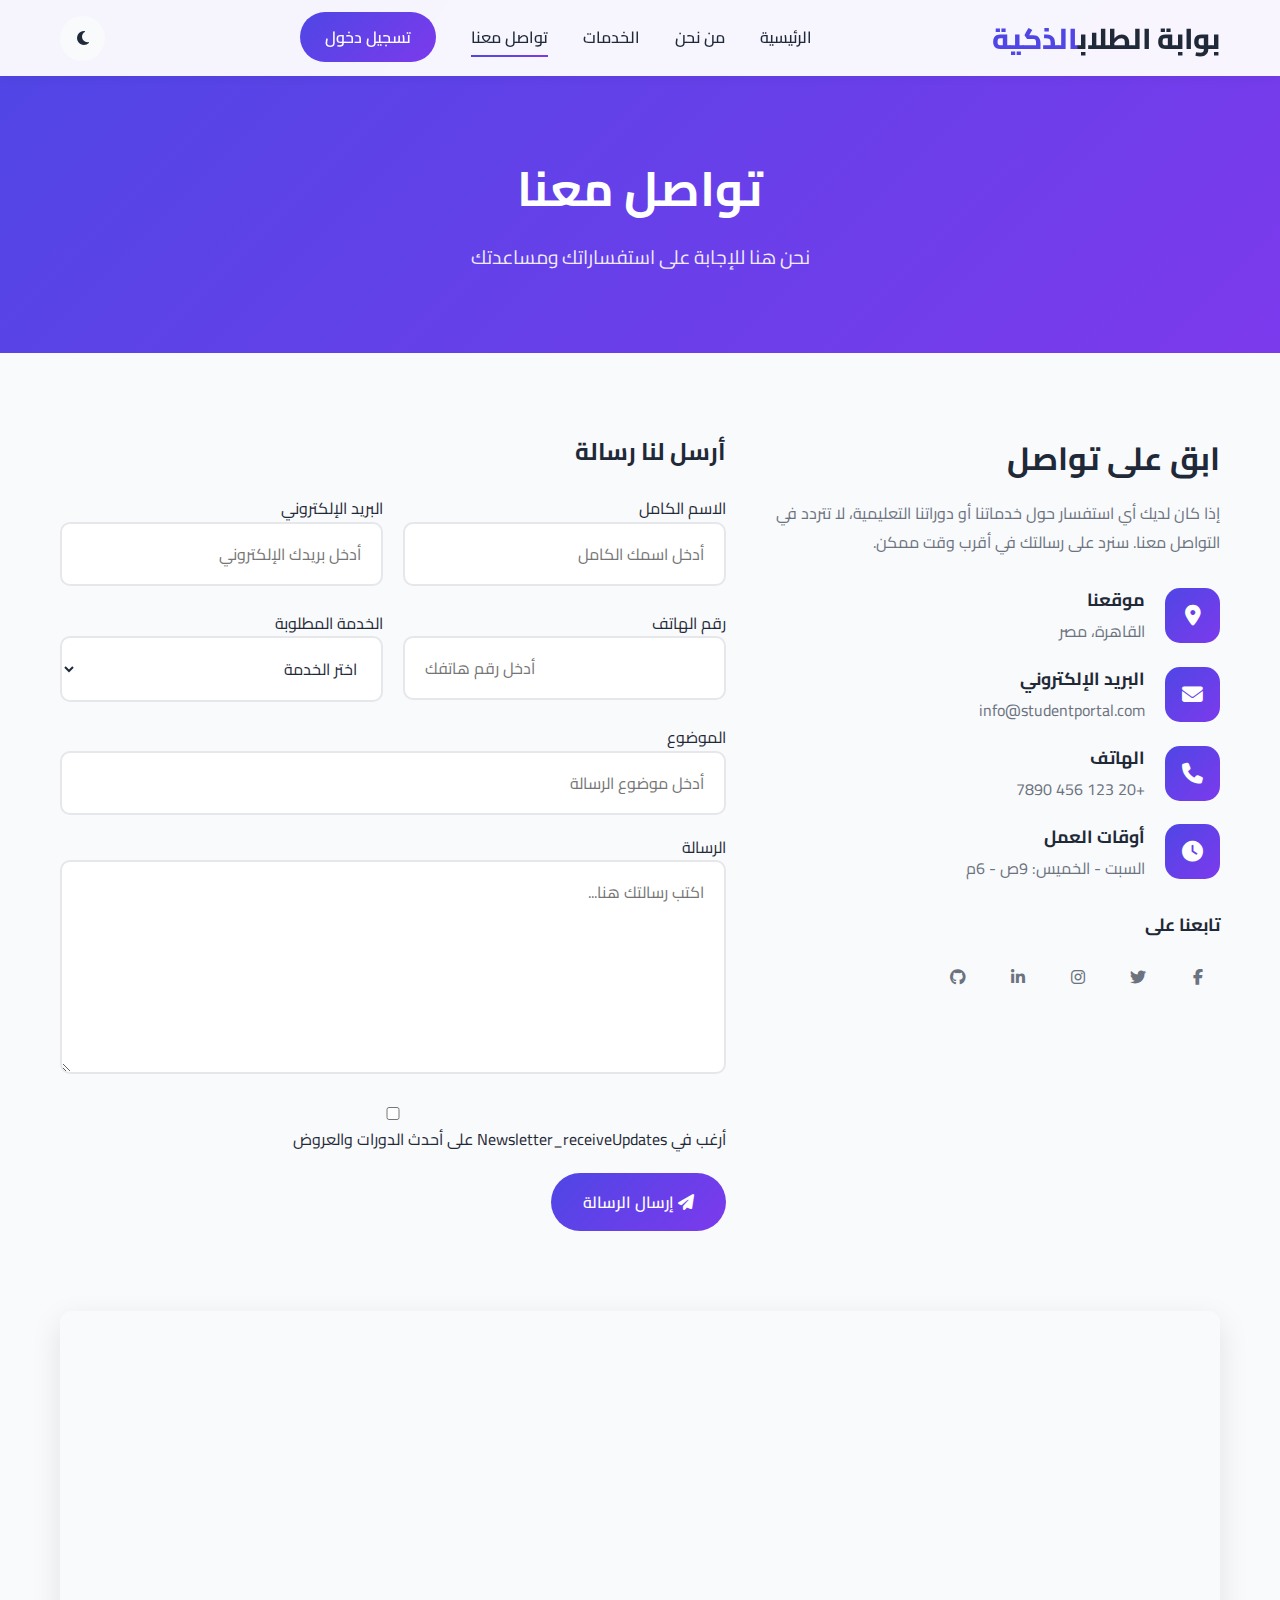
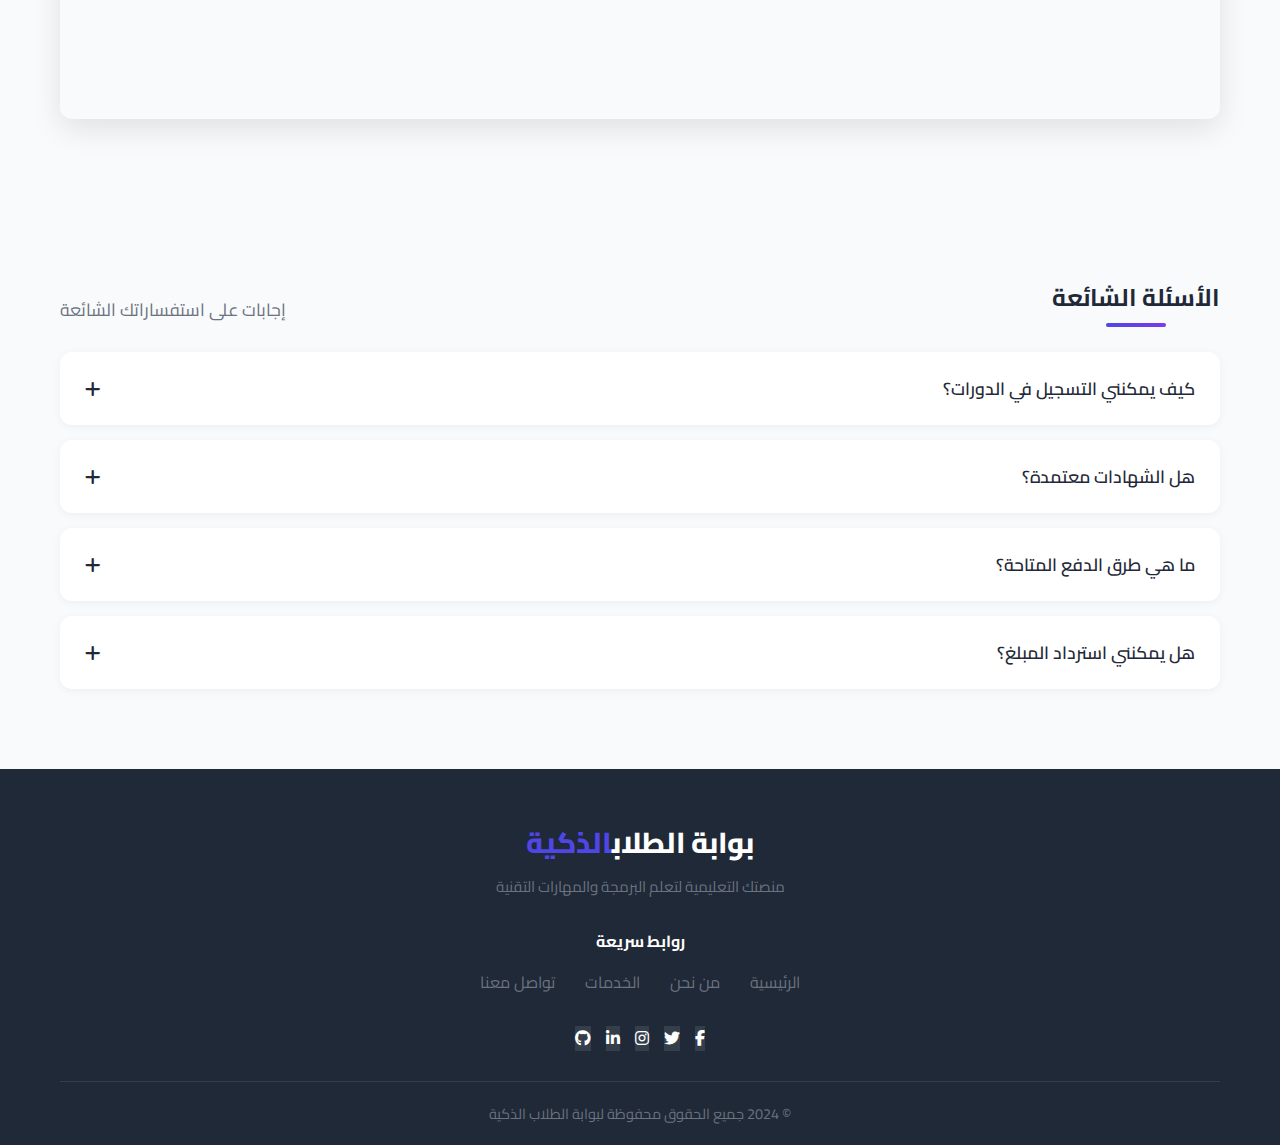
<file: Online Appointment Booking System/contact.html>
<!DOCTYPE html>
<html lang="ar" dir="rtl">
<head>
    <meta charset="UTF-8">
    <meta name="viewport" content="width=device-width, initial-scale=1.0">
    <title>تواصل معنا - بوابة الطلاب الذكية</title>
    <link rel="stylesheet" href="style.css">
    <!-- Font Awesome for Icons -->
    <link rel="stylesheet" href="https://cdnjs.cloudflare.com/ajax/libs/font-awesome/6.5.1/css/all.min.css">
    <!-- Google Fonts -->
    <link href="https://fonts.googleapis.com/css2?family=Cairo:wght@300;400;500;600;700;800&display=swap" rel="stylesheet">
</head>
<body>
    <!-- Header -->
    <header class="header">
        <div class="container">
            <nav class="navbar">
                <a href="index.html" class="logo">بوابة الطلاب<span>الذكية</span></a>
                <ul class="nav-links">
                    <li><a href="index.html">الرئيسية</a></li>
                    <li><a href="about.html">من نحن</a></li>
                    <li><a href="services.html">الخدمات</a></li>
                    <li><a href="contact.html" class="active">تواصل معنا</a></li>
                    <li><a href="login.html" class="btn-login">تسجيل دخول</a></li>
                </ul>
                <div class="menu-toggle">
                    <i class="fas fa-bars"></i>
                </div>
                <div class="theme-toggle" id="themeToggle">
                    <i class="fas fa-moon"></i>
                </div>
            </nav>
        </div>
    </header>

    <!-- Page Header -->
    <section class="page-header">
        <div class="container">
            <h1>تواصل معنا</h1>
            <p>نحن هنا للإجابة على استفساراتك ومساعدتك</p>
        </div>
    </section>

    <!-- Contact Section -->
    <section class="contact-section">
        <div class="container">
            <div class="contact-wrapper">
                <!-- Contact Info -->
                <div class="contact-info-section">
                    <h2>ابق على تواصل</h2>
                    <p>إذا كان لديك أي استفسار حول خدماتنا أو دوراتنا التعليمية، لا تتردد في التواصل معنا. سنرد على رسالتك في أقرب وقت ممكن.</p>
                    
                    <div class="contact-methods">
                        <div class="contact-method">
                            <div class="method-icon">
                                <i class="fas fa-map-marker-alt"></i>
                            </div>
                            <div class="method-details">
                                <h4>موقعنا</h4>
                                <p>القاهرة، مصر</p>
                            </div>
                        </div>
                        <div class="contact-method">
                            <div class="method-icon">
                                <i class="fas fa-envelope"></i>
                            </div>
                            <div class="method-details">
                                <h4>البريد الإلكتروني</h4>
                                <p>info@studentportal.com</p>
                            </div>
                        </div>
                        <div class="contact-method">
                            <div class="method-icon">
                                <i class="fas fa-phone"></i>
                            </div>
                            <div class="method-details">
                                <h4>الهاتف</h4>
                                <p>+20 123 456 7890</p>
                            </div>
                        </div>
                        <div class="contact-method">
                            <div class="method-icon">
                                <i class="fas fa-clock"></i>
                            </div>
                            <div class="method-details">
                                <h4>أوقات العمل</h4>
                                <p>السبت - الخميس: 9ص - 6م</p>
                            </div>
                        </div>
                    </div>

                    <div class="social-media">
                        <h4>تابعنا على</h4>
                        <div class="social-icons">
                            <a href="#" class="social-icon"><i class="fab fa-facebook-f"></i></a>
                            <a href="#" class="social-icon"><i class="fab fa-twitter"></i></a>
                            <a href="#" class="social-icon"><i class="fab fa-instagram"></i></a>
                            <a href="#" class="social-icon"><i class="fab fa-linkedin-in"></i></a>
                            <a href="#" class="social-icon"><i class="fab fa-github"></i></a>
                        </div>
                    </div>
                </div>

                <!-- Contact Form -->
                <div class="contact-form-section">
                    <form class="contact-form-advanced" id="contactForm">
                        <h3>أرسل لنا رسالة</h3>
                        <div class="form-row">
                            <div class="form-group">
                                <label for="name">الاسم الكامل</label>
                                <input type="text" id="name" name="name" placeholder="أدخل اسمك الكامل" required>
                                <span class="error-message" id="nameError"></span>
                            </div>
                            <div class="form-group">
                                <label for="email">البريد الإلكتروني</label>
                                <input type="email" id="email" name="email" placeholder="أدخل بريدك الإلكتروني" required>
                                <span class="error-message" id="emailError"></span>
                            </div>
                        </div>
                        <div class="form-row">
                            <div class="form-group">
                                <label for="phone">رقم الهاتف</label>
                                <input type="tel" id="phone" name="phone" placeholder="أدخل رقم هاتفك">
                                <span class="error-message" id="phoneError"></span>
                            </div>
                            <div class="form-group">
                                <label for="service">الخدمة المطلوبة</label>
                                <select id="service" name="service" required>
                                    <option value="">اختر الخدمة</option>
                                    <option value="html">تعلم HTML</option>
                                    <option value="css">تعلم CSS</option>
                                    <option value="javascript">تعلم JavaScript</option>
                                    <option value="backend">تطوير Backend</option>
                                    <option value="frontend">تطوير Frontend</option>
                                    <option value="other">استفسار آخر</option>
                                </select>
                            </div>
                        </div>
                        <div class="form-group">
                            <label for="subject">الموضوع</label>
                            <input type="text" id="subject" name="subject" placeholder="أدخل موضوع الرسالة" required>
                            <span class="error-message" id="subjectError"></span>
                        </div>
                        <div class="form-group">
                            <label for="message">الرسالة</label>
                            <textarea id="message" name="message" placeholder="اكتب رسالتك هنا..." rows="6" required></textarea>
                            <span class="error-message" id="messageError"></span>
                        </div>
                        <div class="form-group checkbox-group">
                            <input type="checkbox" id="newsletter" name="newsletter">
                            <label for="newsletter">أرغب في Newsletter_receiveUpdates على أحدث الدورات والعروض</label>
                        </div>
                        <button type="submit" class="btn btn-primary">
                            <i class="fas fa-paper-plane"></i> إرسال الرسالة
                        </button>
                    </form>
                </div>
            </div>
        </div>
    </section>

    <!-- Map Section -->
    <section class="map-section">
        <div class="container">
            <div class="map-container">
                <iframe 
                    src="https://www.google.com/maps/embed?pb=!1m18!1m12!1m3!1d13815.456789012345!2d31.2357!3d30.0444!2m3!1f0!2f0!3f0!3m2!1i1024!2i768!4f13.1!3m3!1m2!1s0x1458469235542443%3A0xbe4ef17a5f4e8e1!2sCairo%2C%20Egypt!5e0!3m2!1sen!2sus!4v1234567890"
                    width="100%" 
                    height="400" 
                    style="border:0;" 
                    allowfullscreen="" 
                    loading="lazy">
                </iframe>
            </div>
        </div>
    </section>

    <!-- FAQ Section -->
    <section class="faq-section">
        <div class="container">
            <div class="section-header">
                <h2 class="section-title">الأسئلة الشائعة</h2>
                <p class="section-subtitle">إجابات على استفساراتك الشائعة</p>
            </div>
            <div class="faq-grid">
                <div class="faq-item">
                    <button class="faq-question">
                        <span>كيف يمكنني التسجيل في الدورات؟</span>
                        <i class="fas fa-plus"></i>
                    </button>
                    <div class="faq-answer">
                        <p>يمكنك التسجيل بسهولة من خلال صفحة تسجيل الدخول، قم بإنشاء حساب جديد وستتمكن من الوصول لجميع الدورات المتاحة.</p>
                    </div>
                </div>
                <div class="faq-item">
                    <button class="faq-question">
                        <span>هل الشهادات معتمدة؟</span>
                        <i class="fas fa-plus"></i>
                    </button>
                    <div class="faq-answer">
                        <p>نعم، جميع الشهادات التي نقدمها معتمدة من بوابة الطلاب الذكية ومعترف بها في سوق العمل.</p>
                    </div>
                </div>
                <div class="faq-item">
                    <button class="faq-question">
                        <span>ما هي طرق الدفع المتاحة؟</span>
                        <i class="fas fa-plus"></i>
                    </button>
                    <div class="faq-answer">
                        <p>نقبل جميع طرق الدفع بما في ذلك البطاقات الائتمانية، PayPal، والتحويل البنكي.</p>
                    </div>
                </div>
                <div class="faq-item">
                    <button class="faq-question">
                        <span>هل يمكنني استرداد المبلغ؟</span>
                        <i class="fas fa-plus"></i>
                    </button>
                    <div class="faq-answer">
                        <p>نعم، نوفر ضمان استرداد المال خلال 30 يوماً من تاريخ الاشتراك إذا لم تكن راضياً عن المحتوى.</p>
                    </div>
                </div>
            </div>
        </div>
    </section>

    <!-- Footer -->
    <footer class="footer">
        <div class="container">
            <div class="footer-content">
                <div class="footer-logo">
                    <a href="index.html" class="logo">بوابة الطلاب<span>الذكية</span></a>
                    <p>منصتك التعليمية لتعلم البرمجة والمهارات التقنية</p>
                </div>
                <div class="footer-links">
                    <h4>روابط سريعة</h4>
                    <ul>
                        <li><a href="index.html">الرئيسية</a></li>
                        <li><a href="about.html">من نحن</a></li>
                        <li><a href="services.html">الخدمات</a></li>
                        <li><a href="contact.html">تواصل معنا</a></li>
                    </ul>
                </div>
                <div class="footer-social">
                    <a href="#" class="social-link"><i class="fab fa-facebook-f"></i></a>
                    <a href="#" class="social-link"><i class="fab fa-twitter"></i></a>
                    <a href="#" class="social-link"><i class="fab fa-instagram"></i></a>
                    <a href="#" class="social-link"><i class="fab fa-linkedin-in"></i></a>
                    <a href="#" class="social-link"><i class="fab fa-github"></i></a>
                </div>
                <p class="footer-copyright">© 2024 جميع الحقوق محفوظة لبوابة الطلاب الذكية</p>
            </div>
        </div>
    </footer>

    <script src="script.js"></script>
</body>
</html>
</file>
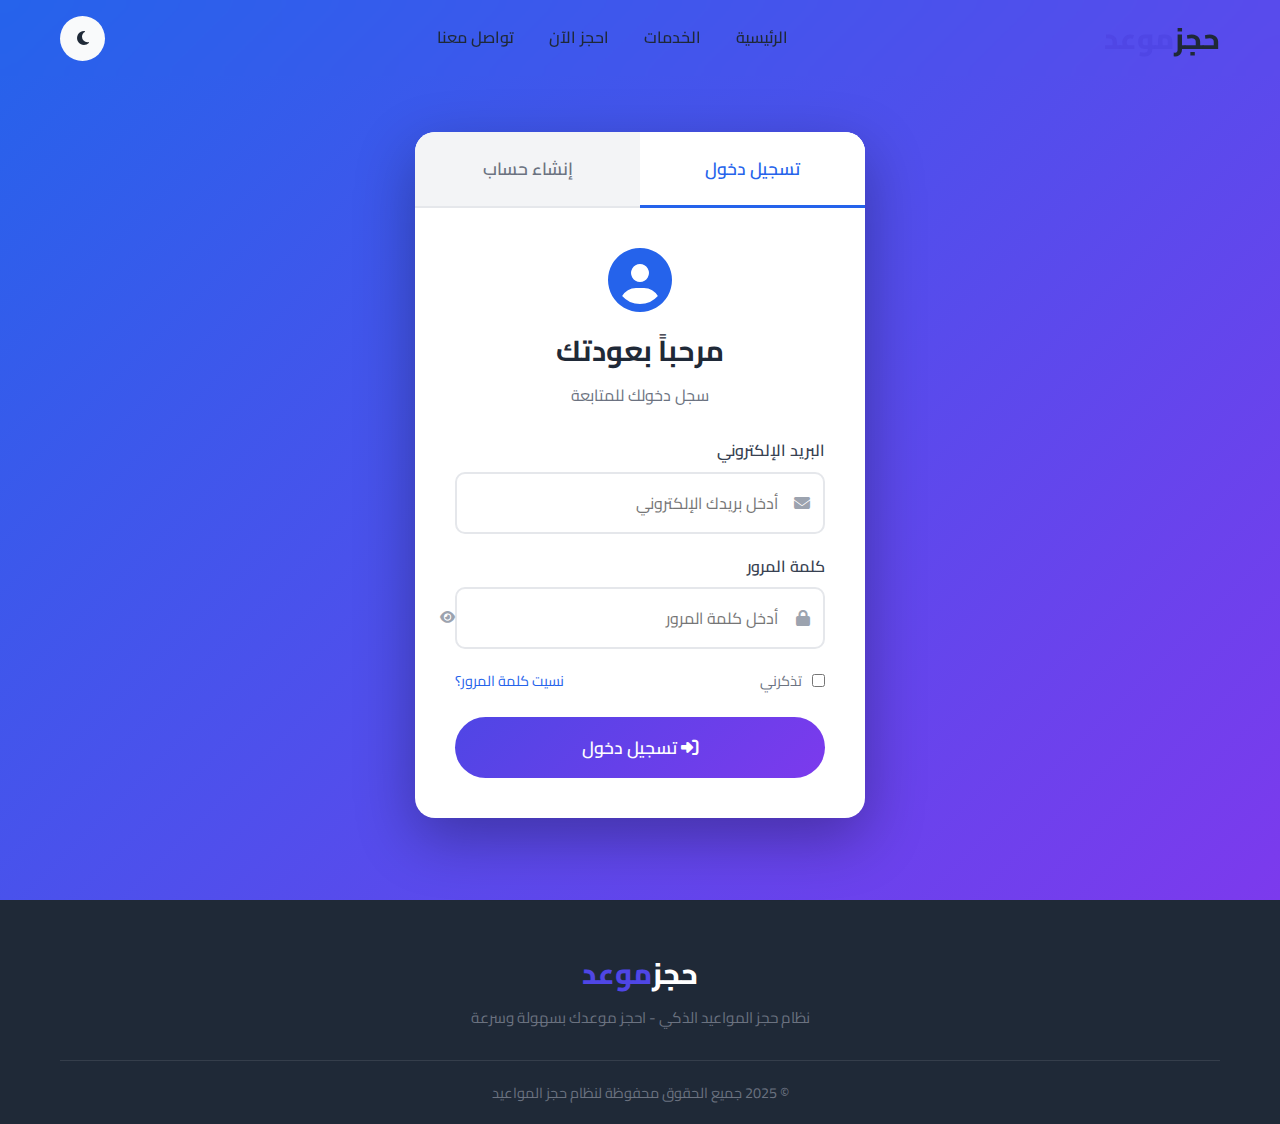
<file: Online Appointment Booking System/dashboard.html>
<!DOCTYPE html>
<html lang="ar" dir="rtl">
<head>
    <meta charset="UTF-8">
    <meta name="viewport" content="width=device-width, initial-scale=1.0">
    <title>لوحة التحكم - نظام حجز المواعيد</title>
    <link rel="stylesheet" href="style.css">
    <!-- Font Awesome for Icons -->
    <link rel="stylesheet" href="https://cdnjs.cloudflare.com/ajax/libs/font-awesome/6.5.1/css/all.min.css">
    <!-- Google Fonts -->
    <link href="https://fonts.googleapis.com/css2?family=Cairo:wght@300;400;500;600;700;800&display=swap" rel="stylesheet">
    <!-- Dashboard CSS -->
    <link rel="stylesheet" href="css/dashboard.css">
</head>
<body class="dashboard-page">
    <!-- Sidebar -->
    <aside class="sidebar">
        <div class="sidebar-header">
            <a href="index.html" class="logo">حجز<span>موعد</span></a>
        </div>
        <nav class="sidebar-nav">
            <ul>
                <li class="active">
                    <a href="#" data-page="dashboard">
                        <i class="fas fa-tachometer-alt"></i>
                        <span>لوحة التحكم</span>
                    </a>
                </li>
                <li>
                    <a href="#" data-page="bookings">
                        <i class="fas fa-calendar-alt"></i>
                        <span>المواعيد</span>
                    </a>
                </li>
                <li>
                    <a href="#" data-page="calendar">
                        <i class="fas fa-calendar-week"></i>
                        <span>التقويم</span>
                    </a>
                </li>
                <li>
                    <a href="#" data-page="services">
                        <i class="fas fa-concierge-bell"></i>
                        <span>الخدمات</span>
                    </a>
                </li>
                <li>
                    <a href="#" data-page="customers">
                        <i class="fas fa-users"></i>
                        <span>العملاء</span>
                    </a>
                </li>
                <li>
                    <a href="#" data-page="reports">
                        <i class="fas fa-chart-bar"></i>
                        <span>التقارير</span>
                    </a>
                </li>
                <li>
                    <a href="#" data-page="settings">
                        <i class="fas fa-cog"></i>
                        <span>الإعدادات</span>
                    </a>
                </li>
            </ul>
        </nav>
        <div class="sidebar-footer">
            <a href="index.html" class="back-home">
                <i class="fas fa-home"></i>
                <span>العودة للرئيسية</span>
            </a>
        </div>
    </aside>

    <!-- Main Content -->
    <main class="main-content">
        <!-- Dashboard Header -->
        <header class="dashboard-header">
            <div class="header-left">
                <button class="menu-toggle" id="sidebarToggle">
                    <i class="fas fa-bars"></i>
                </button>
                <h1>لوحة التحكم</h1>
            </div>
            <div class="header-right">
                <div class="search-box">
                    <i class="fas fa-search"></i>
                    <input type="text" placeholder="بحث..." id="searchInput">
                </div>
                <button class="notification-btn" id="notificationBtn">
                    <i class="fas fa-bell"></i>
                    <span class="notification-badge" id="notificationCount">0</span>
                </button>
                <div class="user-dropdown">
                    <button class="user-btn">
                        <img src="https://images.unsplash.com/photo-1472099645785-5658abf4ff4e?w=100&h=100&fit=crop" alt="Admin">
                        <span class="user-name">المدير</span>
                        <i class="fas fa-chevron-down"></i>
                    </button>
                    <div class="dropdown-menu">
                        <a href="#"><i class="fas fa-user"></i> الملف الشخصي</a>
                        <a href="#"><i class="fas fa-cog"></i> الإعدادات</a>
                        <hr>
                        <a href="#" id="logoutBtn"><i class="fas fa-sign-out-alt"></i> تسجيل خروج</a>
                    </div>
                </div>
            </div>
        </header>

        <!-- Dashboard Content -->
        <div class="dashboard-content">
            <!-- Welcome Section -->
            <div class="welcome-section">
                <div class="welcome-text">
                    <h2>مرحباً بك في لوحة التحكم</h2>
                    <p>إدارة نظام حجز المواعيد بسهولة وكفاءة</p>
                </div>
                <div class="welcome-actions">
                    <button class="btn btn-primary" id="addBookingBtn">
                        <i class="fas fa-plus"></i> إضافة حجز جديد
                    </button>
                </div>
            </div>

            <!-- Stats Cards -->
            <div class="stats-section">
                <div class="stat-card">
                    <div class="stat-icon blue">
                        <i class="fas fa-calendar-check"></i>
                    </div>
                    <div class="stat-info">
                        <span class="stat-value" data-count="0" id="todayBookings">0</span>
                        <span class="stat-label">مواعيد اليوم</span>
                    </div>
                </div>
                <div class="stat-card">
                    <div class="stat-icon green">
                        <i class="fas fa-check-circle"></i>
                    </div>
                    <div class="stat-info">
                        <span class="stat-value" data-count="0" id="confirmedBookings">0</span>
                        <span class="stat-label">مواعيد مؤكدة</span>
                    </div>
                </div>
                <div class="stat-card">
                    <div class="stat-icon orange">
                        <i class="fas fa-clock"></i>
                    </div>
                    <div class="stat-info">
                        <span class="stat-value" data-count="0" id="pendingBookings">0</span>
                        <span class="stat-label">مواعيد معلقة</span>
                    </div>
                </div>
                <div class="stat-card">
                    <div class="stat-icon purple">
                        <i class="fas fa-users"></i>
                    </div>
                    <div class="stat-info">
                        <span class="stat-value" data-count="0" id="totalCustomers">0</span>
                        <span class="stat-label">إجمالي العملاء</span>
                    </div>
                </div>
            </div>

            <!-- Main Grid -->
            <div class="dashboard-grid">
                <!-- Recent Bookings -->
                <div class="dashboard-card recent-bookings">
                    <div class="card-header">
                        <h3>أحدث المواعيد</h3>
                        <a href="#" class="view-all" data-page="bookings">عرض الكل <i class="fas fa-arrow-left"></i></a>
                    </div>
                    <div class="card-body">
                        <div class="bookings-table-wrapper">
                            <table class="bookings-table" id="bookingsTable">
                                <thead>
                                    <tr>
                                        <th>رقم الحجز</th>
                                        <th>العميل</th>
                                        <th>الخدمة</th>
                                        <th>التاريخ</th>
                                        <th>الوقت</th>
                                        <th>الحالة</th>
                                        <th>إجراءات</th>
                                    </tr>
                                </thead>
                                <tbody id="bookingsTableBody">
                                    <!-- Bookings will be inserted here -->
                                </tbody>
                            </table>
                        </div>
                        <div class="no-bookings" id="noBookingsMessage" style="display: none;">
                            <i class="fas fa-calendar-times"></i>
                            <p>لا توجد مواعيد محجوزة حالياً</p>
                            <button class="btn btn-primary" onclick="Dashboard.showAddBookingModal()">
                                <i class="fas fa-plus"></i> حجز جديد
                            </button>
                        </div>
                    </div>
                </div>

                <!-- Quick Stats -->
                <div class="dashboard-card quick-stats">
                    <div class="card-header">
                        <h3>إحصائيات سريعة</h3>
                    </div>
                    <div class="card-body">
                        <div class="quick-stat-item">
                            <div class="quick-stat-icon">
                                <i class="fas fa-money-bill-wave"></i>
                            </div>
                            <div class="quick-stat-info">
                                <span class="quick-stat-value" id="totalRevenue">0</span>
                                <span class="quick-stat-label">إجمالي الإيرادات (ريال)</span>
                            </div>
                        </div>
                        <div class="quick-stat-item">
                            <div class="quick-stat-icon">
                                <i class="fas fa-calendar-day"></i>
                            </div>
                            <div class="quick-stat-info">
                                <span class="quick-stat-value" id="weeklyBookings">0</span>
                                <span class="quick-stat-label">مواعيد هذا الأسبوع</span>
                            </div>
                        </div>
                        <div class="quick-stat-item">
                            <div class="quick-stat-icon">
                                <i class="fas fa-percentage"></i>
                            </div>
                            <div class="quick-stat-info">
                                <span class="quick-stat-value" id="completionRate">0%</span>
                                <span class="quick-stat-label">نسبة الإتمام</span>
                            </div>
                        </div>
                    </div>
                </div>

                <!-- Calendar Preview -->
                <div class="dashboard-card calendar-preview">
                    <div class="card-header">
                        <h3>تقويم الشهر</h3>
                    </div>
                    <div class="card-body">
                        <div class="mini-calendar" id="miniCalendar">
                            <!-- Mini calendar will be inserted here -->
                        </div>
                    </div>
                </div>
            </div>
        </div>
    </main>

    <!-- Booking Modal -->
    <div class="modal" id="bookingModal">
        <div class="modal-content modal-lg">
            <div class="modal-header">
                <h3 id="modalTitle">إضافة حجز جديد</h3>
                <button class="modal-close" id="closeBookingModal">
                    <i class="fas fa-times"></i>
                </button>
            </div>
            <div class="modal-body">
                <form id="bookingModalForm">
                    <input type="hidden" id="bookingId">
                    <div class="form-row">
                        <div class="form-group">
                            <label for="modalCustomerName">اسم العميل</label>
                            <input type="text" id="modalCustomerName" required>
                        </div>
                        <div class="form-group">
                            <label for="modalCustomerPhone">رقم الهاتف</label>
                            <input type="tel" id="modalCustomerPhone" required>
                        </div>
                    </div>
                    <div class="form-row">
                        <div class="form-group">
                            <label for="modalCustomerEmail">البريد الإلكتروني</label>
                            <input type="email" id="modalCustomerEmail" required>
                        </div>
                        <div class="form-group">
                            <label for="modalService">الخدمة</label>
                            <select id="modalService" required>
                                <option value="">اختر الخدمة</option>
                                <option value="consultation">استشارة عامة - 150 ريال</option>
                                <option value="technical">استشارة تقنية - 250 ريال</option>
                                <option value="business">استشارة أعمال - 350 ريال</option>
                                <option value="training">تدريب شخصي - 500 ريال</option>
                            </select>
                        </div>
                    </div>
                    <div class="form-row">
                        <div class="form-group">
                            <label for="modalDate">التاريخ</label>
                            <input type="date" id="modalDate" required>
                        </div>
                        <div class="form-group">
                            <label for="modalTime">الوقت</label>
                            <select id="modalTime" required>
                                <option value="">اختر الوقت</option>
                                <option value="09:00">09:00 صباحاً</option>
                                <option value="10:00">10:00 صباحاً</option>
                                <option value="11:00">11:00 صباحاً</option>
                                <option value="12:00">12:00 ظهراً</option>
                                <option value="14:00">02:00 مساءً</option>
                                <option value="15:00">03:00 مساءً</option>
                                <option value="16:00">04:00 مساءً</option>
                                <option value="17:00">05:00 مساءً</option>
                            </select>
                        </div>
                    </div>
                    <div class="form-group">
                        <label for="modalStatus">الحالة</label>
                        <select id="modalStatus" required>
                            <option value="confirmed">مؤكد</option>
                            <option value="pending">معلق</option>
                            <option value="cancelled">ملغى</option>
                            <option value="completed">مكتمل</option>
                        </select>
                    </div>
                    <div class="form-group">
                        <label for="modalNotes">ملاحظات</label>
                        <textarea id="modalNotes" rows="3"></textarea>
                    </div>
                </form>
            </div>
            <div class="modal-footer">
                <button class="btn btn-secondary" id="cancelModalBtn">إلغاء</button>
                <button class="btn btn-primary" id="saveBookingBtn">حفظ</button>
            </div>
        </div>
    </div>

    <!-- Delete Confirmation Modal -->
    <div class="modal" id="deleteModal">
        <div class="modal-content modal-sm">
            <div class="modal-header">
                <h3>تأكيد الحذف</h3>
                <button class="modal-close" id="closeDeleteModal">
                    <i class="fas fa-times"></i>
                </button>
            </div>
            <div class="modal-body">
                <p>هل أنت متأكد من حذف هذا الحجز؟ لا يمكن التراجع عن هذا الإجراء.</p>
            </div>
            <div class="modal-footer">
                <button class="btn btn-secondary" id="cancelDeleteBtn">إلغاء</button>
                <button class="btn btn-danger" id="confirmDeleteBtn">حذف</button>
            </div>
        </div>
    </div>

    <!-- Toast Notifications -->
    <div class="toast-container" id="toastContainer"></div>

    <script src="js/database.js"></script>
    <script src="script.js"></script>
    <script src="js/dashboard.js"></script>
</body>
</html>
</file>
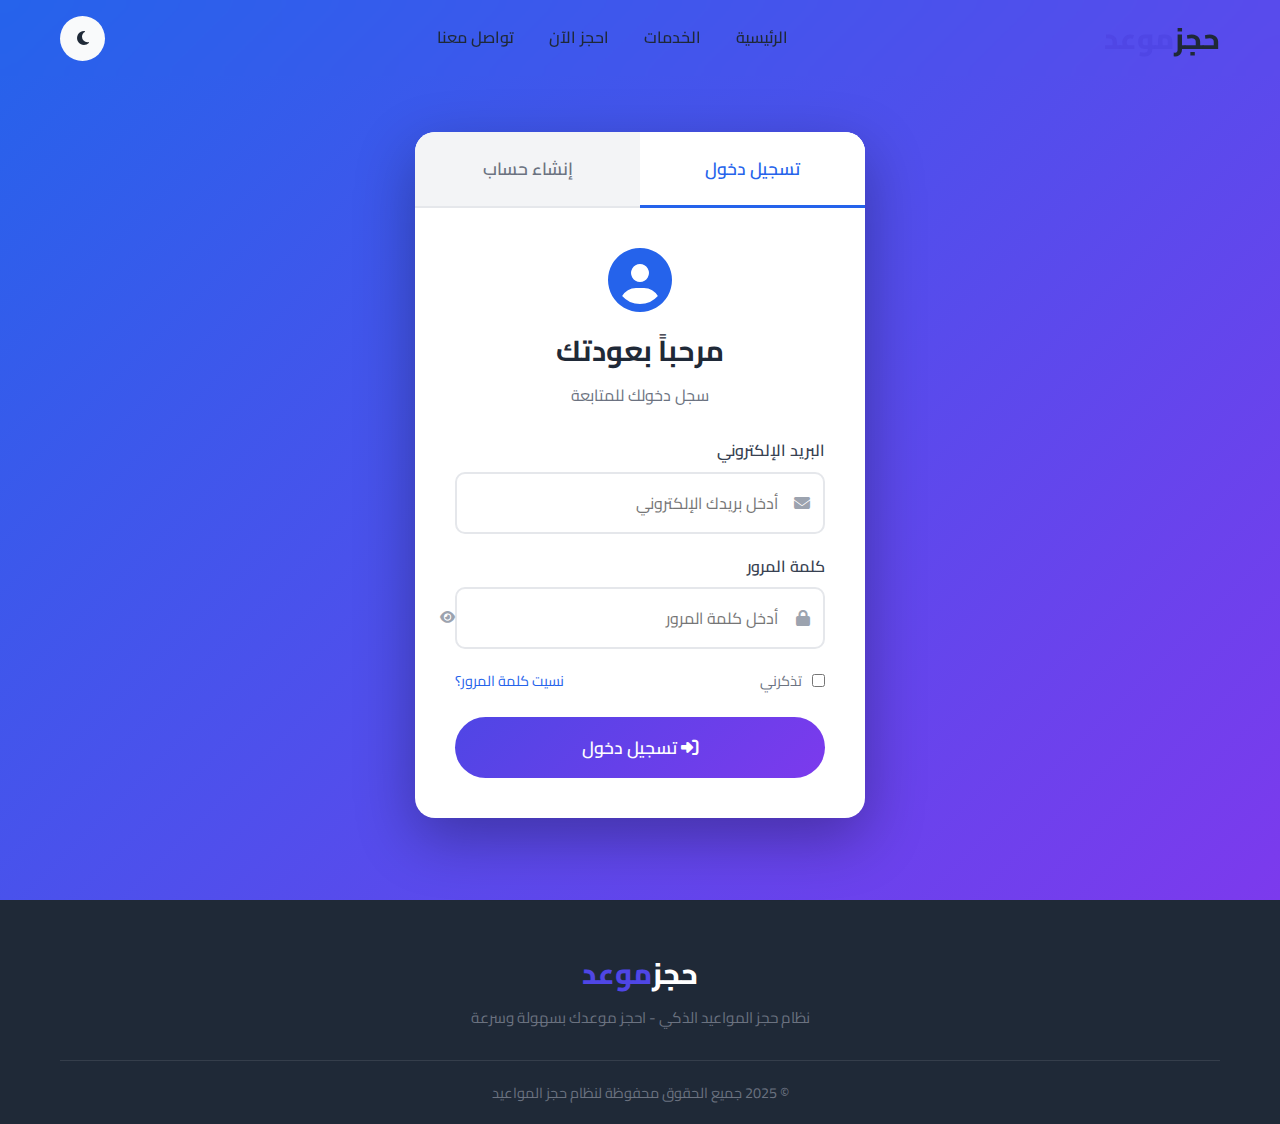
<file: Online Appointment Booking System/login.html>
<!DOCTYPE html>
<html lang="ar" dir="rtl">
<head>
    <meta charset="UTF-8">
    <meta name="viewport" content="width=device-width, initial-scale=1.0">
    <title>تسجيل دخول - نظام حجز المواعيد</title>
    <link rel="stylesheet" href="style.css">
    <!-- Font Awesome for Icons -->
    <link rel="stylesheet" href="https://cdnjs.cloudflare.com/ajax/libs/font-awesome/6.5.1/css/all.min.css">
    <!-- Google Fonts -->
    <link href="https://fonts.googleapis.com/css2?family=Cairo:wght@300;400;500;600;700;800&display=swap" rel="stylesheet">
    <style>
        .auth-section {
            min-height: 100vh;
            display: flex;
            align-items: center;
            justify-content: center;
            padding: 100px 20px 50px;
            background: linear-gradient(135deg, #2563EB 0%, #7C3AED 100%);
        }
        
        .auth-container {
            width: 100%;
            max-width: 450px;
            background: white;
            border-radius: 20px;
            box-shadow: 0 20px 60px rgba(0, 0, 0, 0.3);
            overflow: hidden;
        }
        
        .auth-tabs {
            display: flex;
            background: #F3F4F6;
        }
        
        .auth-tab {
            flex: 1;
            padding: 20px;
            border: none;
            background: transparent;
            font-size: 1.1rem;
            font-weight: 600;
            color: #6B7280;
            cursor: pointer;
            transition: all 0.3s ease;
            font-family: 'Cairo', sans-serif;
        }
        
        .auth-tab.active {
            background: white;
            color: #2563EB;
            border-bottom: 3px solid #2563EB;
        }
        
        .auth-form-wrapper {
            padding: 40px;
            display: none;
        }
        
        .auth-form-wrapper.active {
            display: block;
        }
        
        .auth-header {
            text-align: center;
            margin-bottom: 30px;
        }
        
        .auth-header i {
            font-size: 4rem;
            color: #2563EB;
            margin-bottom: 15px;
        }
        
        .auth-header h2 {
            font-size: 1.8rem;
            color: #1F2937;
            margin-bottom: 10px;
        }
        
        .auth-header p {
            color: #6B7280;
        }
        
        .form-group {
            margin-bottom: 20px;
        }
        
        .form-group label {
            display: block;
            margin-bottom: 8px;
            font-weight: 600;
            color: #374151;
        }
        
        .input-group {
            position: relative;
        }
        
        .input-group i {
            position: absolute;
            right: 15px;
            top: 50%;
            transform: translateY(-50%);
            color: #9CA3AF;
        }
        
        .input-group input {
            width: 100%;
            padding: 14px 45px 14px 15px;
            border: 2px solid #E5E7EB;
            border-radius: 10px;
            font-size: 1rem;
            font-family: 'Cairo', sans-serif;
            transition: all 0.3s ease;
        }
        
        .input-group input:focus {
            outline: none;
            border-color: #2563EB;
            box-shadow: 0 0 0 4px rgba(37, 99, 235, 0.1);
        }
        
        .toggle-password {
            position: absolute;
            left: 15px;
            top: 50%;
            transform: translateY(-50%);
            background: none;
            border: none;
            color: #9CA3AF;
            cursor: pointer;
        }
        
        .form-options {
            display: flex;
            justify-content: space-between;
            align-items: center;
            margin-bottom: 25px;
        }
        
        .checkbox-container {
            display: flex;
            align-items: center;
            gap: 10px;
            cursor: pointer;
            color: #6B7280;
            font-size: 0.9rem;
        }
        
        .forgot-password {
            color: #2563EB;
            font-size: 0.9rem;
        }
        
        .btn-block {
            width: 100%;
            padding: 14px;
            font-size: 1.1rem;
        }
        
        .error-message {
            color: #EF4444;
            font-size: 0.85rem;
            margin-top: 5px;
            display: block;
        }
        
        .form-row {
            display: grid;
            grid-template-columns: 1fr 1fr;
            gap: 15px;
        }
        
        .auth-success {
            display: none;
            text-align: center;
            padding: 50px 40px;
        }
        
        .auth-success.active {
            display: block;
        }
        
        .success-icon {
            font-size: 5rem;
            color: #10B981;
            margin-bottom: 20px;
        }
        
        .auth-success h3 {
            font-size: 1.8rem;
            color: #1F2937;
            margin-bottom: 10px;
        }
        
        .auth-success p {
            color: #6B7280;
            margin-bottom: 25px;
        }
        
        .user-info-panel {
            display: none;
            text-align: center;
            padding: 40px;
        }
        
        .user-info-panel.show {
            display: block;
        }
        
        .login-page .header {
            background: transparent;
            box-shadow: none;
        }
        
        .login-page .header.scrolled {
            background: white;
            box-shadow: 0 2px 10px rgba(0, 0, 0, 0.1);
        }
        
        @media (max-width: 480px) {
            .form-row {
                grid-template-columns: 1fr;
            }
            
            .auth-form-wrapper {
                padding: 25px;
            }
        }
    </style>
</head>
<body class="login-page">
    <!-- Header -->
    <header class="header">
        <div class="container">
            <nav class="navbar">
                <a href="index.html" class="logo">حجز<span>موعد</span></a>
                <ul class="nav-links">
                    <li><a href="index.html">الرئيسية</a></li>
                    <li><a href="index.html#services">الخدمات</a></li>
                    <li><a href="index.html#booking">احجز الآن</a></li>
                    <li><a href="index.html#contact">تواصل معنا</a></li>
                </ul>
                <div class="menu-toggle">
                    <i class="fas fa-bars"></i>
                </div>
                <div class="theme-toggle" id="themeToggle">
                    <i class="fas fa-moon"></i>
                </div>
            </nav>
        </div>
    </header>

    <!-- Login/Register Section -->
    <section class="auth-section">
        <div class="auth-container">
            <!-- Show if not logged in -->
            <div id="authForms">
                <div class="auth-tabs">
                    <button class="auth-tab active" data-tab="login">تسجيل دخول</button>
                    <button class="auth-tab" data-tab="register">إنشاء حساب</button>
                </div>

                <!-- Login Form -->
                <div class="auth-form-wrapper active" id="loginForm">
                    <div class="auth-header">
                        <i class="fas fa-user-circle"></i>
                        <h2>مرحباً بعودتك</h2>
                        <p>سجل دخولك للمتابعة</p>
                    </div>
                    <form id="loginFormElement">
                        <div class="form-group">
                            <label for="loginEmail">البريد الإلكتروني</label>
                            <div class="input-group">
                                <i class="fas fa-envelope"></i>
                                <input type="email" id="loginEmail" placeholder="أدخل بريدك الإلكتروني" required>
                            </div>
                            <span class="error-message" id="loginEmailError"></span>
                        </div>
                        <div class="form-group">
                            <label for="loginPassword">كلمة المرور</label>
                            <div class="input-group">
                                <i class="fas fa-lock"></i>
                                <input type="password" id="loginPassword" placeholder="أدخل كلمة المرور" required>
                                <button type="button" class="toggle-password" id="toggleLoginPassword">
                                    <i class="fas fa-eye"></i>
                                </button>
                            </div>
                            <span class="error-message" id="loginPasswordError"></span>
                        </div>
                        <div class="form-options">
                            <label class="checkbox-container">
                                <input type="checkbox" id="rememberMe">
                                <span>تذكرني</span>
                            </label>
                            <a href="#" class="forgot-password">نسيت كلمة المرور؟</a>
                        </div>
                        <button type="submit" class="btn btn-primary btn-block">
                            <i class="fas fa-sign-in-alt"></i> تسجيل دخول
                        </button>
                    </form>
                </div>

                <!-- Register Form -->
                <div class="auth-form-wrapper" id="registerForm">
                    <div class="auth-header">
                        <i class="fas fa-user-plus"></i>
                        <h2>أنشئ حساب جديد</h2>
                        <p>انضم إلى نظام حجز المواعيد</p>
                    </div>
                    <form id="registerFormElement">
                        <div class="form-row">
                            <div class="form-group">
                                <label for="firstName">الاسم الأول</label>
                                <div class="input-group">
                                    <i class="fas fa-user"></i>
                                    <input type="text" id="firstName" placeholder="أدخل اسمك الأول" required>
                                </div>
                                <span class="error-message" id="firstNameError"></span>
                            </div>
                            <div class="form-group">
                                <label for="lastName">اسم العائلة</label>
                                <div class="input-group">
                                    <i class="fas fa-user"></i>
                                    <input type="text" id="lastName" placeholder="أدخل اسم العائلة" required>
                                </div>
                                <span class="error-message" id="lastNameError"></span>
                            </div>
                        </div>
                        <div class="form-group">
                            <label for="registerEmail">البريد الإلكتروني</label>
                            <div class="input-group">
                                <i class="fas fa-envelope"></i>
                                <input type="email" id="registerEmail" placeholder="أدخل بريدك الإلكتروني" required>
                            </div>
                            <span class="error-message" id="registerEmailError"></span>
                        </div>
                        <div class="form-group">
                            <label for="registerPassword">كلمة المرور</label>
                            <div class="input-group">
                                <i class="fas fa-lock"></i>
                                <input type="password" id="registerPassword" placeholder="أدخل كلمة المرور" required>
                                <button type="button" class="toggle-password" id="toggleRegisterPassword">
                                    <i class="fas fa-eye"></i>
                                </button>
                            </div>
                            <span class="error-message" id="registerPasswordError"></span>
                        </div>
                        <div class="form-group">
                            <label for="confirmPassword">تأكيد كلمة المرور</label>
                            <div class="input-group">
                                <i class="fas fa-lock"></i>
                                <input type="password" id="confirmPassword" placeholder="أعد إدخال كلمة المرور" required>
                            </div>
                            <span class="error-message" id="confirmPasswordError"></span>
                        </div>
                        <div class="form-group">
                            <label for="phone">رقم الهاتف</label>
                            <div class="input-group">
                                <i class="fas fa-phone"></i>
                                <input type="tel" id="phone" placeholder="أدخل رقم هاتفك">
                            </div>
                        </div>
                        <button type="submit" class="btn btn-primary btn-block">
                            <i class="fas fa-user-plus"></i> إنشاء حساب
                        </button>
                    </form>
                </div>

                <!-- Success Message -->
                <div class="auth-success" id="authSuccess">
                    <div class="success-icon">
                        <i class="fas fa-check-circle"></i>
                    </div>
                    <h3>تم بنجاح!</h3>
                    <p id="successMessage">تم تسجيل دخولك بنجاح</p>
                    <button class="btn btn-primary" id="successButton">المتابعة</button>
                </div>
            </div>

            <!-- Show when logged in -->
            <div class="user-info-panel" id="userInfoPanel">
                <div class="auth-header">
                    <i class="fas fa-user-circle"></i>
                    <h2>مرحباً، <span id="userName"> User</span></h2>
                    <p>أنت الآن مسجل الدخول</p>
                </div>
                <div style="margin-bottom: 30px;">
                    <a href="dashboard.html" class="btn btn-primary btn-block" style="margin-bottom: 15px;">
                        <i class="fas fa-tachometer-alt"></i> لوحة التحكم
                    </a>
                    <a href="index.html" class="btn btn-secondary btn-block">
                        <i class="fas fa-home"></i> الصفحة الرئيسية
                    </a>
                </div>
                <button class="btn btn-outline" id="logoutBtn" style="width: 100%; padding: 14px; border: 2px solid #EF4444; background: transparent; color: #EF4444; border-radius: 50px; font-weight: 600; cursor: pointer;">
                    <i class="fas fa-sign-out-alt"></i> تسجيل خروج
                </button>
            </div>
        </div>
    </section>

    <!-- Footer -->
    <footer class="footer">
        <div class="container">
            <div class="footer-content">
                <div class="footer-logo">
                    <a href="index.html" class="logo">حجز<span>موعد</span></a>
                    <p>نظام حجز المواعيد الذكي - احجز موعدك بسهولة وسرعة</p>
                </div>
                <p class="footer-copyright">© 2025 جميع الحقوق محفوظة لنظام حجز المواعيد</p>
            </div>
        </div>
    </footer>

    <script src="js/database.js"></script>
    <script>
        // Login/Register Logic
        document.addEventListener('DOMContentLoaded', function() {
            
            // Check if user is already logged in
            checkAuthStatus();
            
            // Tab switching
            const authTabs = document.querySelectorAll('.auth-tab');
            const loginForm = document.getElementById('loginForm');
            const registerForm = document.getElementById('registerForm');
            
            authTabs.forEach(tab => {
                tab.addEventListener('click', function() {
                    const tabName = this.dataset.tab;
                    
                    authTabs.forEach(t => t.classList.remove('active'));
                    this.classList.add('active');
                    
                    if (tabName === 'login') {
                        loginForm.classList.add('active');
                        registerForm.classList.remove('active');
                    } else {
                        loginForm.classList.remove('active');
                        registerForm.classList.add('active');
                    }
                });
            });
            
            // Toggle password visibility
            const toggleBtns = document.querySelectorAll('.toggle-password');
            toggleBtns.forEach(btn => {
                btn.addEventListener('click', function() {
                    const input = this.parentElement.querySelector('input');
                    const icon = this.querySelector('i');
                    
                    if (input.type === 'password') {
                        input.type = 'text';
                        icon.classList.remove('fa-eye');
                        icon.classList.add('fa-eye-slash');
                    } else {
                        input.type = 'password';
                        icon.classList.remove('fa-eye-slash');
                        icon.classList.add('fa-eye');
                    }
                });
            });
            
            // Login Form
            const loginFormElement = document.getElementById('loginFormElement');
            if (loginFormElement) {
                loginFormElement.addEventListener('submit', function(e) {
                    e.preventDefault();
                    
                    const email = document.getElementById('loginEmail').value.trim();
                    const password = document.getElementById('loginPassword').value;
                    
                    // Clear errors
                    document.getElementById('loginEmailError').textContent = '';
                    document.getElementById('loginPasswordError').textContent = '';
                    
                    // Validate
                    if (!email || !email.includes('@')) {
                        document.getElementById('loginEmailError').textContent = 'الرجاء إدخال بريد إلكتروني صحيح';
                        return;
                    }
                    
                    if (!password || password.length < 1) {
                        document.getElementById('loginPasswordError').textContent = 'الرجاء إدخال كلمة المرور';
                        return;
                    }
                    
                    // Attempt login
                    const user = DB.login(email, password);
                    
                    if (user) {
                        showAuthSuccess('مرحباً بك ' + user.firstName + '!');
                    } else {
                        document.getElementById('loginPasswordError').textContent = 'البريد الإلكتروني أو كلمة المرور غير صحيحة';
                    }
                });
            }
            
            // Register Form
            const registerFormElement = document.getElementById('registerFormElement');
            if (registerFormElement) {
                registerFormElement.addEventListener('submit', function(e) {
                    e.preventDefault();
                    
                    const firstName = document.getElementById('firstName').value.trim();
                    const lastName = document.getElementById('lastName').value.trim();
                    const email = document.getElementById('registerEmail').value.trim();
                    const password = document.getElementById('registerPassword').value;
                    const confirmPassword = document.getElementById('confirmPassword').value;
                    const phone = document.getElementById('phone').value.trim();
                    
                    // Clear errors
                    document.querySelectorAll('.error-message').forEach(el => el.textContent = '');
                    
                    // Validate
                    let hasError = false;
                    
                    if (!firstName || firstName.length < 2) {
                        document.getElementById('firstNameError').textContent = 'الرجاء إدخال اسم صحيح';
                        hasError = true;
                    }
                    
                    if (!lastName || lastName.length < 2) {
                        document.getElementById('lastNameError').textContent = 'الرجاء إدخال اسم عائلة صحيح';
                        hasError = true;
                    }
                    
                    if (!email || !email.includes('@')) {
                        document.getElementById('registerEmailError').textContent = 'الرجاء إدخال بريد إلكتروني صحيح';
                        hasError = true;
                    } else if (DB.emailExists(email)) {
                        document.getElementById('registerEmailError').textContent = 'البريد الإلكتروني مستخدم already';
                        hasError = true;
                    }
                    
                    if (!password || password.length < 4) {
                        document.getElementById('registerPasswordError').textContent = 'كلمة المرور يجب أن تكون 4 أحرف على الأقل';
                        hasError = true;
                    }
                    
                    if (password !== confirmPassword) {
                        document.getElementById('confirmPasswordError').textContent = 'كلمات المرور غير متطابقة';
                        hasError = true;
                    }
                    
                    if (hasError) return;
                    
                    // Create user
                    const newUser = {
                        firstName: firstName,
                        lastName: lastName,
                        email: email,
                        password: password,
                        phone: phone,
                        role: 'user'
                    };
                    
                    DB.addUser(newUser);
                    
                    // Auto login
                    DB.login(email, password);
                    showAuthSuccess('مرحباً بك ' + firstName + '!');
                });
            }
            
            // Show success and redirect
            function showAuthSuccess(message) {
                document.getElementById('authForms').querySelector('.auth-tabs').style.display = 'none';
                document.getElementById('loginForm').classList.remove('active');
                document.getElementById('registerForm').classList.remove('active');
                document.getElementById('authSuccess').classList.add('active');
                document.getElementById('successMessage').textContent = message;
                
                setTimeout(() => {
                    window.location.href = 'dashboard.html';
                }, 1500);
            }
            
            // Check auth status
            function checkAuthStatus() {
                const user = DB.getCurrentUser();
                
                if (user) {
                    document.getElementById('authForms').style.display = 'none';
                    document.getElementById('userInfoPanel').classList.add('show');
                    document.getElementById('userName').textContent = user.firstName + ' ' + user.lastName;
                }
            }
            
            // Logout
            const logoutBtn = document.getElementById('logoutBtn');
            if (logoutBtn) {
                logoutBtn.addEventListener('click', function() {
                    DB.logout();
                    window.location.reload();
                });
            }
            
            // Success button redirect
            const successButton = document.getElementById('successButton');
            if (successButton) {
                successButton.addEventListener('click', function() {
                    window.location.href = 'dashboard.html';
                });
            }
            
            // Header scroll effect
            const header = document.querySelector('.header');
            window.addEventListener('scroll', function() {
                if (window.scrollY > 50) {
                    header.classList.add('scrolled');
                } else {
                    header.classList.remove('scrolled');
                }
            });
            
            // Theme toggle
            const themeToggle = document.getElementById('themeToggle');
            if (themeToggle) {
                themeToggle.addEventListener('click', function() {
                    const body = document.body;
                    const icon = this.querySelector('i');
                    
                    if (body.getAttribute('data-theme') === 'dark') {
                        body.removeAttribute('data-theme');
                        icon.classList.remove('fa-sun');
                        icon.classList.add('fa-moon');
                        localStorage.setItem('theme', 'light');
                    } else {
                        body.setAttribute('data-theme', 'dark');
                        icon.classList.remove('fa-moon');
                        icon.classList.add('fa-sun');
                        localStorage.setItem('theme', 'dark');
                    }
                });
                
                // Check saved theme
                const savedTheme = localStorage.getItem('theme');
                if (savedTheme === 'dark') {
                    document.body.setAttribute('data-theme', 'dark');
                    const icon = themeToggle.querySelector('i');
                    if (icon) {
                        icon.classList.remove('fa-moon');
                        icon.classList.add('fa-sun');
                    }
                }
            }
            
            // Mobile menu
            const menuToggle = document.querySelector('.menu-toggle');
            const navLinks = document.querySelector('.nav-links');
            
            if (menuToggle) {
                menuToggle.addEventListener('click', function() {
                    navLinks.classList.toggle('active');
                });
            }
        });
    </script>
</body>
</html>
</file>
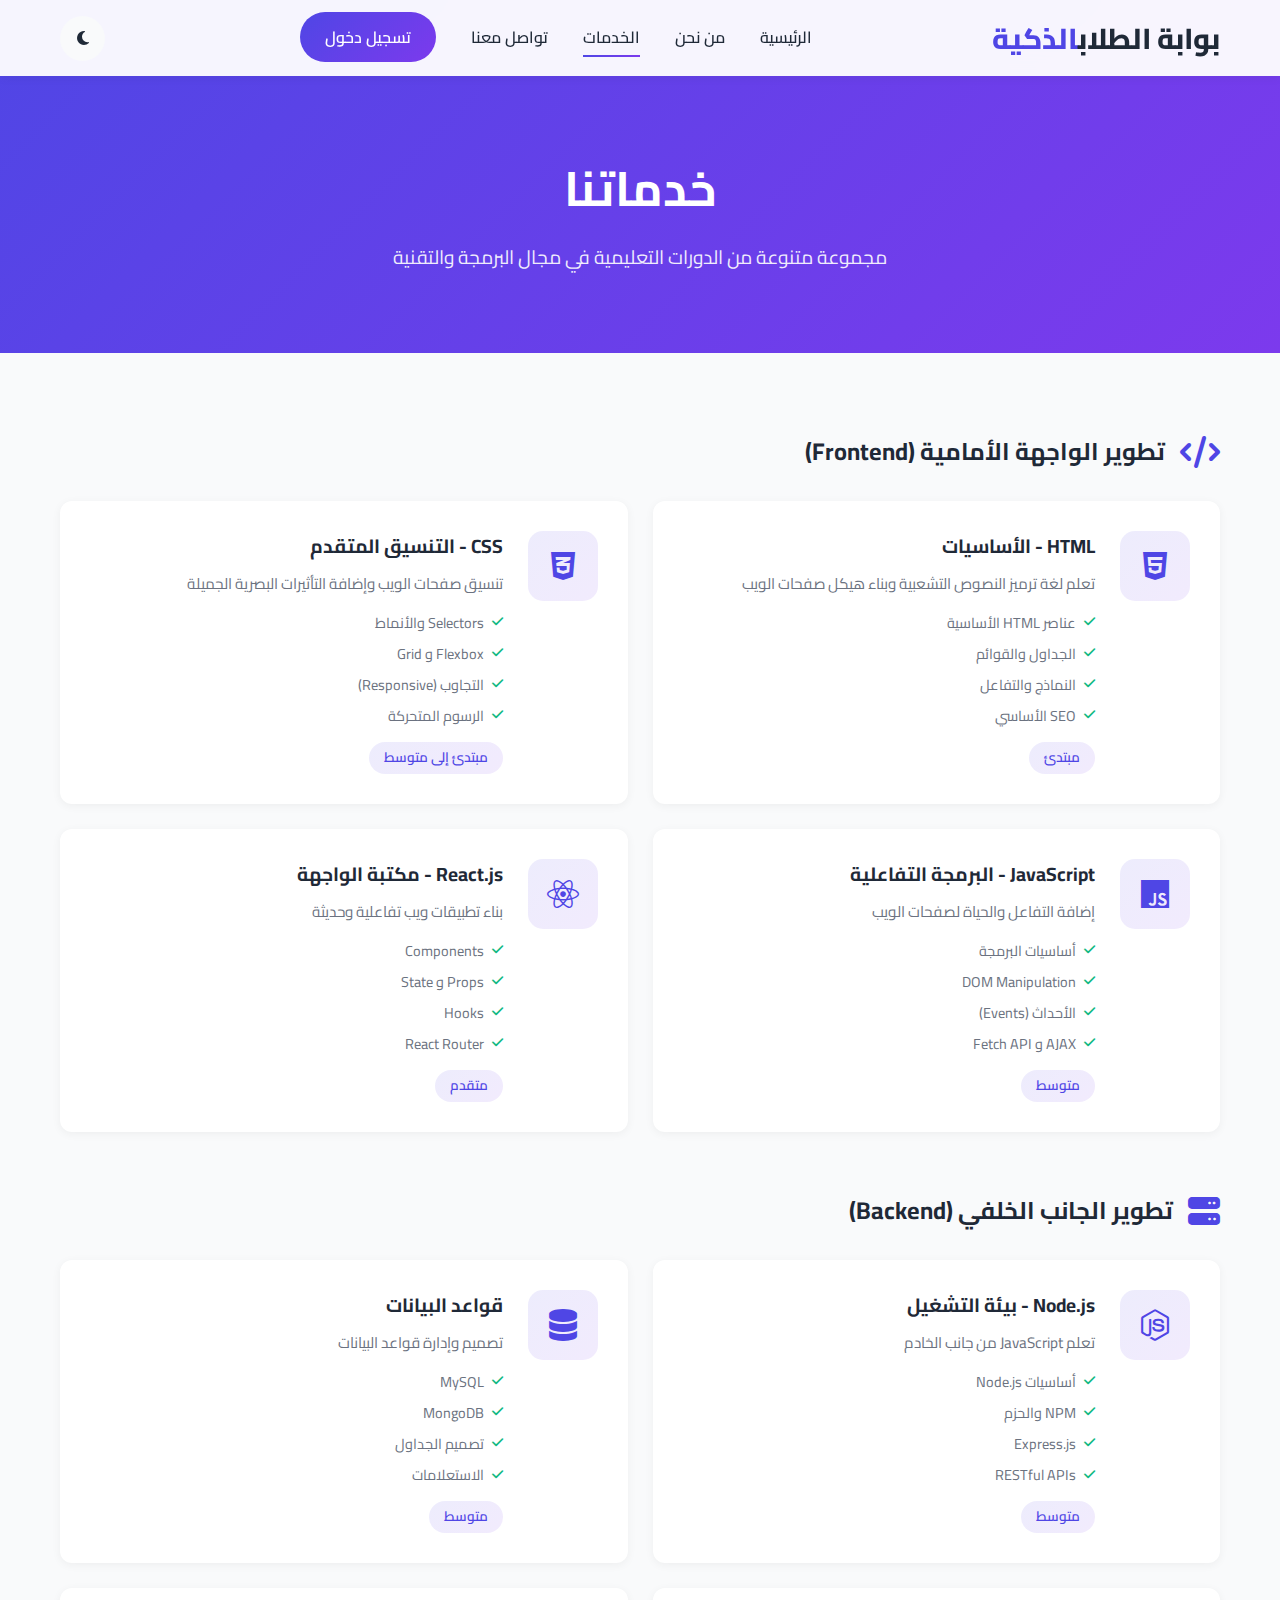
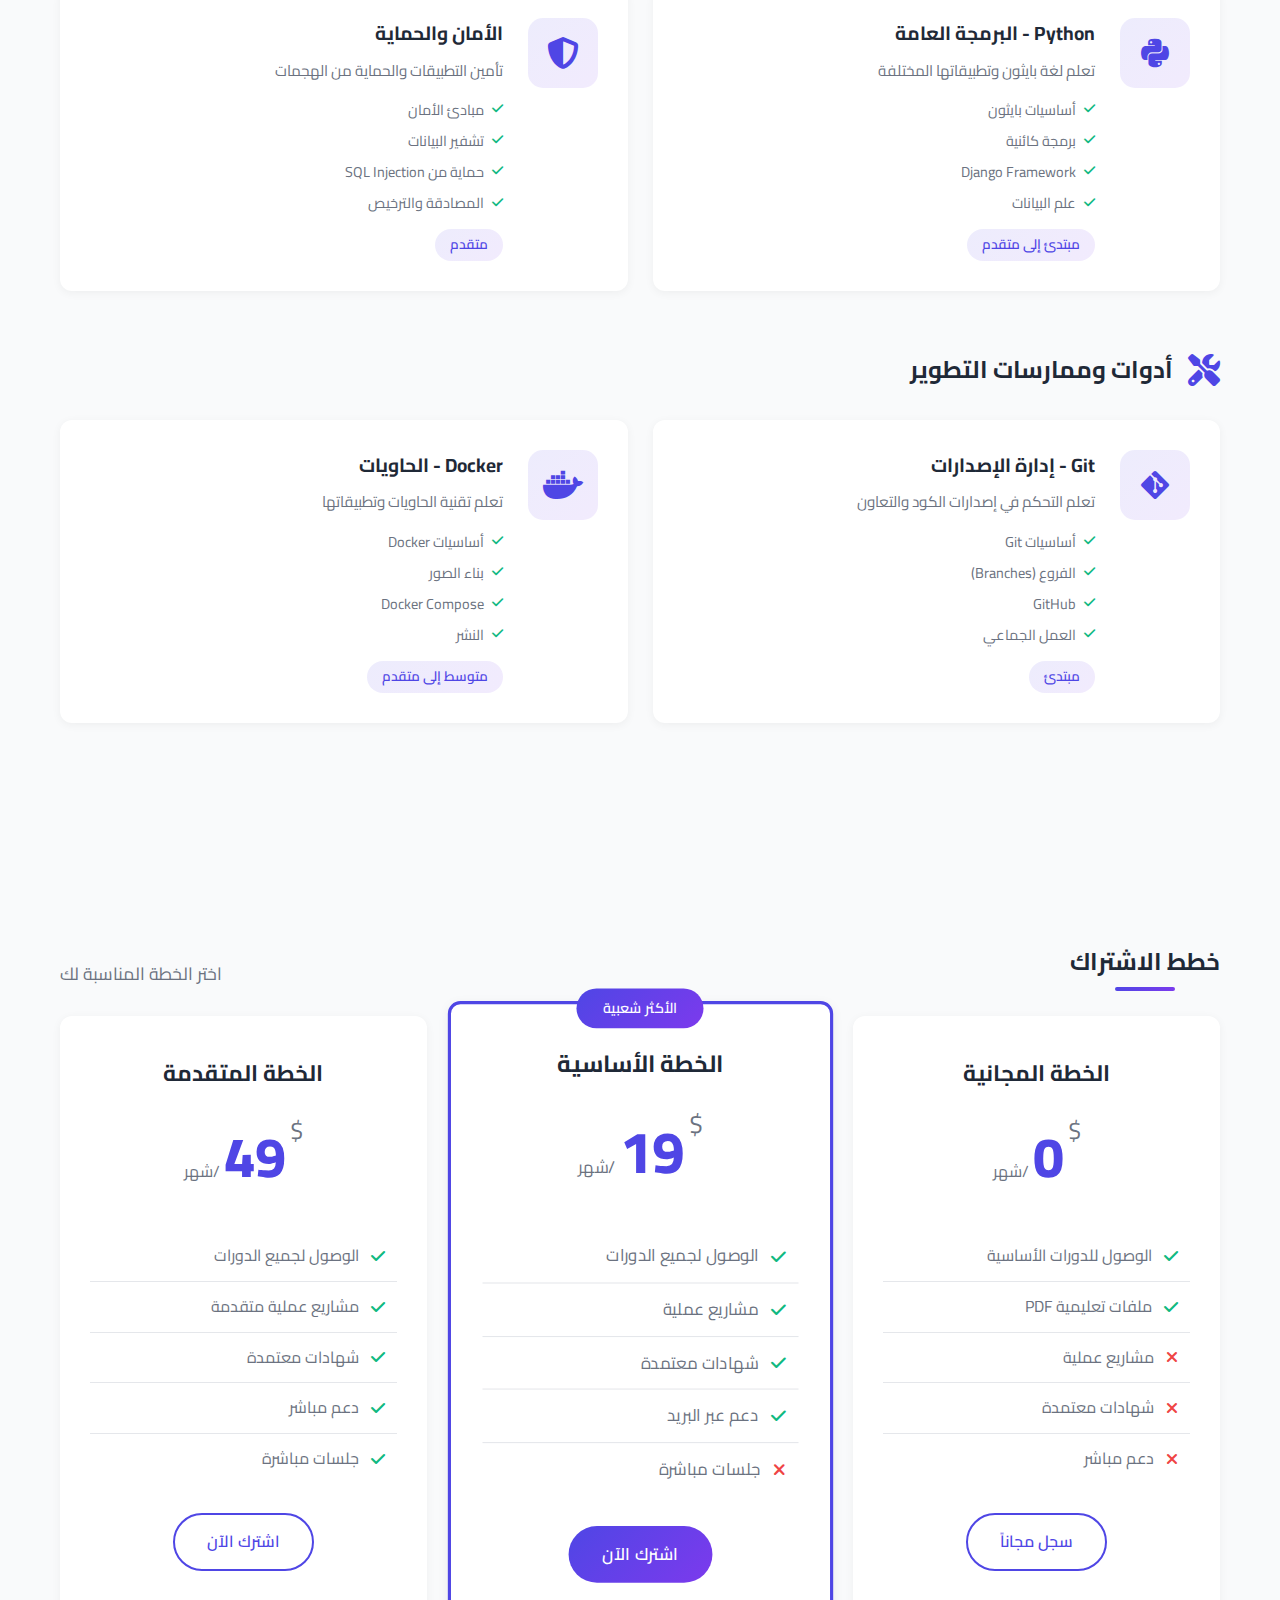
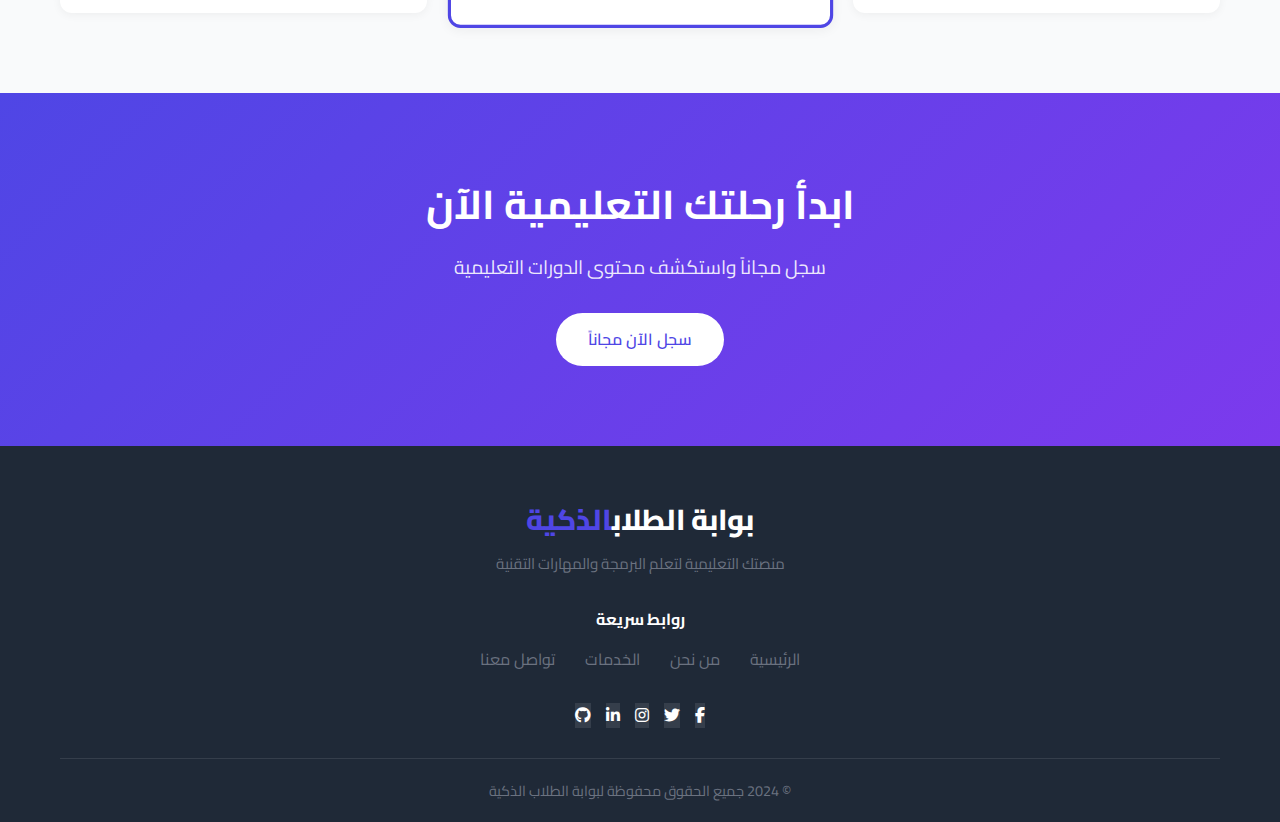
<file: Online Appointment Booking System/services.html>
<!DOCTYPE html>
<html lang="ar" dir="rtl">
<head>
    <meta charset="UTF-8">
    <meta name="viewport" content="width=device-width, initial-scale=1.0">
    <title>الخدمات - بوابة الطلاب الذكية</title>
    <link rel="stylesheet" href="style.css">
    <!-- Font Awesome for Icons -->
    <link rel="stylesheet" href="https://cdnjs.cloudflare.com/ajax/libs/font-awesome/6.5.1/css/all.min.css">
    <!-- Google Fonts -->
    <link href="https://fonts.googleapis.com/css2?family=Cairo:wght@300;400;500;600;700;800&display=swap" rel="stylesheet">
</head>
<body>
    <!-- Header -->
    <header class="header">
        <div class="container">
            <nav class="navbar">
                <a href="index.html" class="logo">بوابة الطلاب<span>الذكية</span></a>
                <ul class="nav-links">
                    <li><a href="index.html">الرئيسية</a></li>
                    <li><a href="about.html">من نحن</a></li>
                    <li><a href="services.html" class="active">الخدمات</a></li>
                    <li><a href="contact.html">تواصل معنا</a></li>
                    <li><a href="login.html" class="btn-login">تسجيل دخول</a></li>
                </ul>
                <div class="menu-toggle">
                    <i class="fas fa-bars"></i>
                </div>
                <div class="theme-toggle" id="themeToggle">
                    <i class="fas fa-moon"></i>
                </div>
            </nav>
        </div>
    </header>

    <!-- Page Header -->
    <section class="page-header">
        <div class="container">
            <h1>خدماتنا</h1>
            <p>مجموعة متنوعة من الدورات التعليمية في مجال البرمجة والتقنية</p>
        </div>
    </section>

    <!-- Services Section -->
    <section class="all-services">
        <div class="container">
            <div class="services-categories">
                <!-- Frontend Category -->
                <div class="service-category">
                    <div class="category-header">
                        <i class="fas fa-code"></i>
                        <h3>تطوير الواجهة الأمامية (Frontend)</h3>
                    </div>
                    <div class="category-services">
                        <div class="service-box">
                            <div class="service-box-icon">
                                <i class="fab fa-html5"></i>
                            </div>
                            <div class="service-box-content">
                                <h4>HTML - الأساسيات</h4>
                                <p>تعلم لغة ترميز النصوص التشعبية وبناء هيكل صفحات الويب</p>
                                <ul class="service-features">
                                    <li><i class="fas fa-check"></i> عناصر HTML الأساسية</li>
                                    <li><i class="fas fa-check"></i> الجداول والقوائم</li>
                                    <li><i class="fas fa-check"></i> النماذج والتفاعل</li>
                                    <li><i class="fas fa-check"></i> SEO الأساسي</li>
                                </ul>
                                <span class="service-level">مبتدئ</span>
                            </div>
                        </div>
                        <div class="service-box">
                            <div class="service-box-icon">
                                <i class="fab fa-css3-alt"></i>
                            </div>
                            <div class="service-box-content">
                                <h4>CSS - التنسيق المتقدم</h4>
                                <p>تنسيق صفحات الويب وإضافة التأثيرات البصرية الجميلة</p>
                                <ul class="service-features">
                                    <li><i class="fas fa-check"></i>Selectors والأنماط</li>
                                    <li><i class="fas fa-check"></i>Flexbox و Grid</li>
                                    <li><i class="fas fa-check"></i>التجاوب (Responsive)</li>
                                    <li><i class="fas fa-check"></i>الرسوم المتحركة</li>
                                </ul>
                                <span class="service-level">مبتدئ إلى متوسط</span>
                            </div>
                        </div>
                        <div class="service-box">
                            <div class="service-box-icon">
                                <i class="fab fa-js"></i>
                            </div>
                            <div class="service-box-content">
                                <h4>JavaScript - البرمجة التفاعلية</h4>
                                <p>إضافة التفاعل والحياة لصفحات الويب</p>
                                <ul class="service-features">
                                    <li><i class="fas fa-check"></i>أساسيات البرمجة</li>
                                    <li><i class="fas fa-check"></i>DOM Manipulation</li>
                                    <li><i class="fas fa-check"></i>الأحداث (Events)</li>
                                    <li><i class="fas fa-check"></i>AJAX و Fetch API</li>
                                </ul>
                                <span class="service-level">متوسط</span>
                            </div>
                        </div>
                        <div class="service-box">
                            <div class="service-box-icon">
                                <i class="fab fa-react"></i>
                            </div>
                            <div class="service-box-content">
                                <h4>React.js - مكتبة الواجهة</h4>
                                <p>بناء تطبيقات ويب تفاعلية وحديثة</p>
                                <ul class="service-features">
                                    <li><i class="fas fa-check"></i>Components</li>
                                    <li><i class="fas fa-check"></i>Props و State</li>
                                    <li><i class="fas fa-check"></i>Hooks</li>
                                    <li><i class="fas fa-check"></i>React Router</li>
                                </ul>
                                <span class="service-level">متقدم</span>
                            </div>
                        </div>
                    </div>
                </div>

                <!-- Backend Category -->
                <div class="service-category">
                    <div class="category-header">
                        <i class="fas fa-server"></i>
                        <h3>تطوير الجانب الخلفي (Backend)</h3>
                    </div>
                    <div class="category-services">
                        <div class="service-box">
                            <div class="service-box-icon">
                                <i class="fab fa-node-js"></i>
                            </div>
                            <div class="service-box-content">
                                <h4>Node.js - بيئة التشغيل</h4>
                                <p>تعلم JavaScript من جانب الخادم</p>
                                <ul class="service-features">
                                    <li><i class="fas fa-check"></i>أساسيات Node.js</li>
                                    <li><i class="fas fa-check"></i>NPM والحزم</li>
                                    <li><i class="fas fa-check"></i>Express.js</li>
                                    <li><i class="fas fa-check"></i>RESTful APIs</li>
                                </ul>
                                <span class="service-level">متوسط</span>
                            </div>
                        </div>
                        <div class="service-box">
                            <div class="service-box-icon">
                                <i class="fas fa-database"></i>
                            </div>
                            <div class="service-box-content">
                                <h4>قواعد البيانات</h4>
                                <p>تصميم وإدارة قواعد البيانات</p>
                                <ul class="service-features">
                                    <li><i class="fas fa-check"></i>MySQL</li>
                                    <li><i class="fas fa-check"></i>MongoDB</li>
                                    <li><i class="fas fa-check"></i>تصميم الجداول</li>
                                    <li><i class="fas fa-check"></i>الاستعلامات</li>
                                </ul>
                                <span class="service-level">متوسط</span>
                            </div>
                        </div>
                        <div class="service-box">
                            <div class="service-box-icon">
                                <i class="fab fa-python"></i>
                            </div>
                            <div class="service-box-content">
                                <h4>Python - البرمجة العامة</h4>
                                <p>تعلم لغة بايثون وتطبيقاتها المختلفة</p>
                                <ul class="service-features">
                                    <li><i class="fas fa-check"></i>أساسيات بايثون</li>
                                    <li><i class="fas fa-check"></i>برمجة كائنية</li>
                                    <li><i class="fas fa-check"></i>Django Framework</li>
                                    <li><i class="fas fa-check"></i>علم البيانات</li>
                                </ul>
                                <span class="service-level">مبتدئ إلى متقدم</span>
                            </div>
                        </div>
                        <div class="service-box">
                            <div class="service-box-icon">
                                <i class="fas fa-shield-alt"></i>
                            </div>
                            <div class="service-box-content">
                                <h4>الأمان والحماية</h4>
                                <p>تأمين التطبيقات والحماية من الهجمات</p>
                                <ul class="service-features">
                                    <li><i class="fas fa-check"></i>مبادئ الأمان</li>
                                    <li><i class="fas fa-check"></i>تشفير البيانات</li>
                                    <li><i class="fas fa-check"></i>حماية من SQL Injection</li>
                                    <li><i class="fas fa-check"></i>المصادقة والترخيص</li>
                                </ul>
                                <span class="service-level">متقدم</span>
                            </div>
                        </div>
                    </div>
                </div>

                <!-- Tools & DevOps -->
                <div class="service-category">
                    <div class="category-header">
                        <i class="fas fa-tools"></i>
                        <h3>أدوات وممارسات التطوير</h3>
                    </div>
                    <div class="category-services">
                        <div class="service-box">
                            <div class="service-box-icon">
                                <i class="fab fa-git-alt"></i>
                            </div>
                            <div class="service-box-content">
                                <h4>Git - إدارة الإصدارات</h4>
                                <p>تعلم التحكم في إصدارات الكود والتعاون</p>
                                <ul class="service-features">
                                    <li><i class="fas fa-check"></i>أساسيات Git</li>
                                    <li><i class="fas fa-check"></i>الفروع (Branches)</li>
                                    <li><i class="fas fa-check"></i>GitHub</li>
                                    <li><i class="fas fa-check"></i>العمل الجماعي</li>
                                </ul>
                                <span class="service-level">مبتدئ</span>
                            </div>
                        </div>
                        <div class="service-box">
                            <div class="service-box-icon">
                                <i class="fab fa-docker"></i>
                            </div>
                            <div class="service-box-content">
                                <h4>Docker - الحاويات</h4>
                                <p>تعلم تقنية الحاويات وتطبيقاتها</p>
                                <ul class="service-features">
                                    <li><i class="fas fa-check"></i>أساسيات Docker</li>
                                    <li><i class="fas fa-check"></i>بناء الصور</li>
                                    <li><i class="fas fa-check"></i>Docker Compose</li>
                                    <li><i class="fas fa-check"></i>النشر</li>
                                </ul>
                                <span class="service-level">متوسط إلى متقدم</span>
                            </div>
                        </div>
                    </div>
                </div>
            </div>
        </div>
    </section>

    <!-- Pricing Section -->
    <section class="pricing-section">
        <div class="container">
            <div class="section-header">
                <h2 class="section-title">خطط الاشتراك</h2>
                <p class="section-subtitle">اختر الخطة المناسبة لك</p>
            </div>
            <div class="pricing-grid">
                <div class="pricing-card">
                    <div class="pricing-header">
                        <h3>الخطة المجانية</h3>
                        <div class="price">
                            <span class="currency">$</span>
                            <span class="amount">0</span>
                            <span class="period">/شهر</span>
                        </div>
                    </div>
                    <ul class="pricing-features">
                        <li><i class="fas fa-check"></i> الوصول للدورات الأساسية</li>
                        <li><i class="fas fa-check"></i> ملفات تعليمية PDF</li>
                        <li><i class="fas fa-times"></i> مشاريع عملية</li>
                        <li><i class="fas fa-times"></i> شهادات معتمدة</li>
                        <li><i class="fas fa-times"></i> دعم مباشر</li>
                    </ul>
                    <a href="login.html" class="btn btn-secondary">سجل مجاناً</a>
                </div>
                <div class="pricing-card featured">
                    <div class="popular-badge">الأكثر شعبية</div>
                    <div class="pricing-header">
                        <h3>الخطة الأساسية</h3>
                        <div class="price">
                            <span class="currency">$</span>
                            <span class="amount">19</span>
                            <span class="period">/شهر</span>
                        </div>
                    </div>
                    <ul class="pricing-features">
                        <li><i class="fas fa-check"></i> الوصول لجميع الدورات</li>
                        <li><i class="fas fa-check"></i> مشاريع عملية</li>
                        <li><i class="fas fa-check"></i> شهادات معتمدة</li>
                        <li><i class="fas fa-check"></i> دعم عبر البريد</li>
                        <li><i class="fas fa-times"></i> جلسات مباشرة</li>
                    </ul>
                    <a href="login.html" class="btn btn-primary">اشترك الآن</a>
                </div>
                <div class="pricing-card">
                    <div class="pricing-header">
                        <h3>الخطة المتقدمة</h3>
                        <div class="price">
                            <span class="currency">$</span>
                            <span class="amount">49</span>
                            <span class="period">/شهر</span>
                        </div>
                    </div>
                    <ul class="pricing-features">
                        <li><i class="fas fa-check"></i> الوصول لجميع الدورات</li>
                        <li><i class="fas fa-check"></i> مشاريع عملية متقدمة</li>
                        <li><i class="fas fa-check"></i> شهادات معتمدة</li>
                        <li><i class="fas fa-check"></i> دعم مباشر</li>
                        <li><i class="fas fa-check"></i> جلسات مباشرة</li>
                    </ul>
                    <a href="login.html" class="btn btn-secondary">اشترك الآن</a>
                </div>
            </div>
        </div>
    </section>

    <!-- CTA Section -->
    <section class="cta">
        <div class="container">
            <div class="cta-content">
                <h2>ابدأ رحلتك التعليمية الآن</h2>
                <p>سجل مجاناً واستكشف محتوى الدورات التعليمية</p>
                <a href="login.html" class="btn btn-primary">سجل الآن مجاناً</a>
            </div>
        </div>
    </section>

    <!-- Footer -->
    <footer class="footer">
        <div class="container">
            <div class="footer-content">
                <div class="footer-logo">
                    <a href="index.html" class="logo">بوابة الطلاب<span>الذكية</span></a>
                    <p>منصتك التعليمية لتعلم البرمجة والمهارات التقنية</p>
                </div>
                <div class="footer-links">
                    <h4>روابط سريعة</h4>
                    <ul>
                        <li><a href="index.html">الرئيسية</a></li>
                        <li><a href="about.html">من نحن</a></li>
                        <li><a href="services.html">الخدمات</a></li>
                        <li><a href="contact.html">تواصل معنا</a></li>
                    </ul>
                </div>
                <div class="footer-social">
                    <a href="#" class="social-link"><i class="fab fa-facebook-f"></i></a>
                    <a href="#" class="social-link"><i class="fab fa-twitter"></i></a>
                    <a href="#" class="social-link"><i class="fab fa-instagram"></i></a>
                    <a href="#" class="social-link"><i class="fab fa-linkedin-in"></i></a>
                    <a href="#" class="social-link"><i class="fab fa-github"></i></a>
                </div>
                <p class="footer-copyright">© 2024 جميع الحقوق محفوظة لبوابة الطلاب الذكية</p>
            </div>
        </div>
    </footer>

    <script src="script.js"></script>
</body>
</html>
</file>
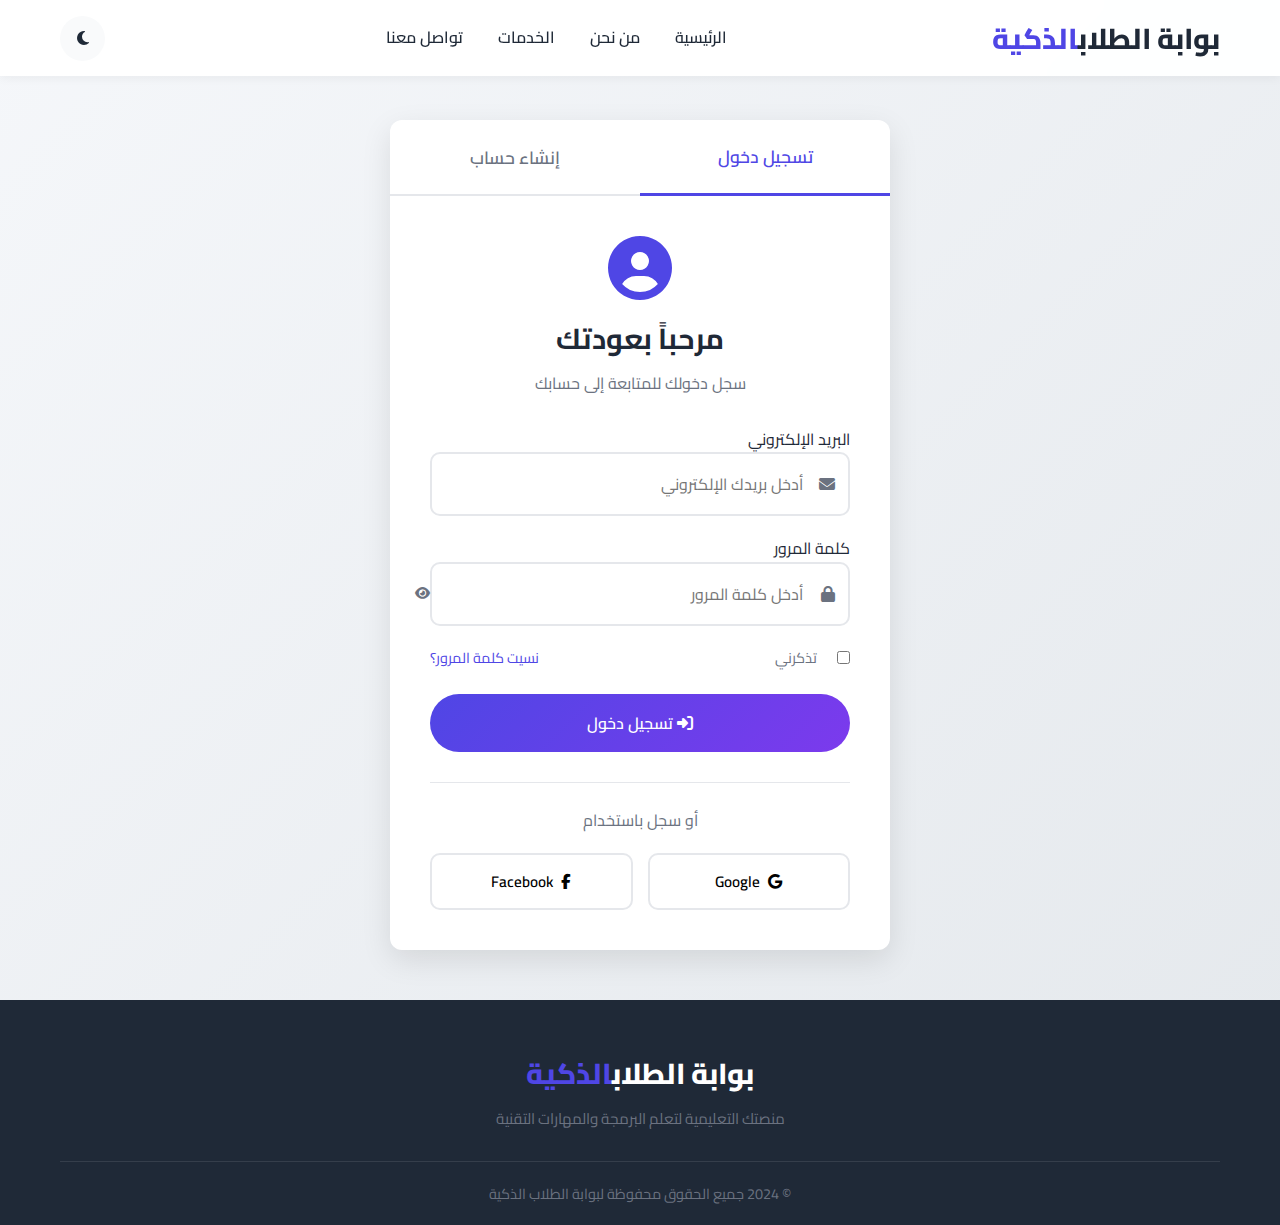
<file: portfolio-website/login.html>
<!DOCTYPE html>
<html lang="ar" dir="rtl">
<head>
    <meta charset="UTF-8">
    <meta name="viewport" content="width=device-width, initial-scale=1.0">
    <title>تسجيل دخول - بوابة الطلاب الذكية</title>
    <link rel="stylesheet" href="style.css">
    <!-- Font Awesome for Icons -->
    <link rel="stylesheet" href="https://cdnjs.cloudflare.com/ajax/libs/font-awesome/6.5.1/css/all.min.css">
    <!-- Google Fonts -->
    <link href="https://fonts.googleapis.com/css2?family=Cairo:wght@300;400;500;600;700;800&display=swap" rel="stylesheet">
</head>
<body class="login-page">
    <!-- Header -->
    <header class="header">
        <div class="container">
            <nav class="navbar">
                <a href="index.html" class="logo">بوابة الطلاب<span>الذكية</span></a>
                <ul class="nav-links">
                    <li><a href="index.html">الرئيسية</a></li>
                    <li><a href="about.html">من نحن</a></li>
                    <li><a href="services.html">الخدمات</a></li>
                    <li><a href="contact.html">تواصل معنا</a></li>
                </ul>
                <div class="menu-toggle">
                    <i class="fas fa-bars"></i>
                </div>
                <div class="theme-toggle" id="themeToggle">
                    <i class="fas fa-moon"></i>
                </div>
            </nav>
        </div>
    </header>

    <!-- Login/Register Section -->
    <section class="auth-section">
        <div class="auth-container">
            <div class="auth-tabs">
                <button class="auth-tab active" data-tab="login">تسجيل دخول</button>
                <button class="auth-tab" data-tab="register">إنشاء حساب</button>
            </div>

            <!-- Login Form -->
            <div class="auth-form-wrapper active" id="loginForm">
                <div class="auth-header">
                    <i class="fas fa-user-circle"></i>
                    <h2>مرحباً بعودتك</h2>
                    <p>سجل دخولك للمتابعة إلى حسابك</p>
                </div>
                <form id="loginFormElement">
                    <div class="form-group">
                        <label for="loginEmail">البريد الإلكتروني</label>
                        <div class="input-group">
                            <i class="fas fa-envelope"></i>
                            <input type="email" id="loginEmail" name="email" placeholder="أدخل بريدك الإلكتروني" required>
                        </div>
                        <span class="error-message" id="loginEmailError"></span>
                    </div>
                    <div class="form-group">
                        <label for="loginPassword">كلمة المرور</label>
                        <div class="input-group">
                            <i class="fas fa-lock"></i>
                            <input type="password" id="loginPassword" name="password" placeholder="أدخل كلمة المرور" required>
                            <button type="button" class="toggle-password" id="toggleLoginPassword">
                                <i class="fas fa-eye"></i>
                            </button>
                        </div>
                        <span class="error-message" id="loginPasswordError"></span>
                    </div>
                    <div class="form-options">
                        <label class="checkbox-container">
                            <input type="checkbox" id="rememberMe">
                            <span class="checkmark"></span>
                            تذكرني
                        </label>
                        <a href="#" class="forgot-password">نسيت كلمة المرور؟</a>
                    </div>
                    <button type="submit" class="btn btn-primary btn-block">
                        <i class="fas fa-sign-in-alt"></i> تسجيل دخول
                    </button>
                </form>
                <div class="social-login">
                    <p>أو سجل باستخدام</p>
                    <div class="social-buttons">
                        <button class="social-btn google">
                            <i class="fab fa-google"></i> Google
                        </button>
                        <button class="social-btn facebook">
                            <i class="fab fa-facebook-f"></i> Facebook
                        </button>
                    </div>
                </div>
            </div>

            <!-- Register Form -->
            <div class="auth-form-wrapper" id="registerForm">
                <div class="auth-header">
                    <i class="fas fa-user-plus"></i>
                    <h2>أنشئ حساب جديد</h2>
                    <p>انضم إلى مجتمعنا وابدأ رحلتك التعليمية</p>
                </div>
                <form id="registerFormElement">
                    <div class="form-row">
                        <div class="form-group">
                            <label for="firstName">الاسم الأول</label>
                            <div class="input-group">
                                <i class="fas fa-user"></i>
                                <input type="text" id="firstName" name="firstName" placeholder="أدخل اسمك الأول" required>
                            </div>
                            <span class="error-message" id="firstNameError"></span>
                        </div>
                        <div class="form-group">
                            <label for="lastName">اسم العائلة</label>
                            <div class="input-group">
                                <i class="fas fa-user"></i>
                                <input type="text" id="lastName" name="lastName" placeholder="أدخل اسم العائلة" required>
                            </div>
                            <span class="error-message" id="lastNameError"></span>
                        </div>
                    </div>
                    <div class="form-group">
                        <label for="registerEmail">البريد الإلكتروني</label>
                        <div class="input-group">
                            <i class="fas fa-envelope"></i>
                            <input type="email" id="registerEmail" name="email" placeholder="أدخل بريدك الإلكتروني" required>
                        </div>
                        <span class="error-message" id="registerEmailError"></span>
                    </div>
                    <div class="form-group">
                        <label for="registerPassword">كلمة المرور</label>
                        <div class="input-group">
                            <i class="fas fa-lock"></i>
                            <input type="password" id="registerPassword" name="password" placeholder="أدخل كلمة المرور" required>
                            <button type="button" class="toggle-password" id="toggleRegisterPassword">
                                <i class="fas fa-eye"></i>
                            </button>
                        </div>
                        <div class="password-strength" id="passwordStrength">
                            <div class="strength-bar"></div>
                            <span class="strength-text">قوة كلمة المرور</span>
                        </div>
                        <span class="error-message" id="registerPasswordError"></span>
                    </div>
                    <div class="form-group">
                        <label for="confirmPassword">تأكيد كلمة المرور</label>
                        <div class="input-group">
                            <i class="fas fa-lock"></i>
                            <input type="password" id="confirmPassword" name="confirmPassword" placeholder="أعد إدخال كلمة المرور" required>
                        </div>
                        <span class="error-message" id="confirmPasswordError"></span>
                    </div>
                    <div class="form-group">
                        <label for="phone">رقم الهاتف (اختياري)</label>
                        <div class="input-group">
                            <i class="fas fa-phone"></i>
                            <input type="tel" id="phone" name="phone" placeholder="أدخل رقم هاتفك">
                        </div>
                    </div>
                    <div class="form-group">
                        <label for="educationLevel">المستوى التعليمي</label>
                        <div class="input-group">
                            <i class="fas fa-graduation-cap"></i>
                            <select id="educationLevel" name="educationLevel" required>
                                <option value="">اختر مستواك</option>
                                <option value="school">طالب مدرسة</option>
                                <option value="university">طالب جامعي</option>
                                <option value="graduate">خريج</option>
                                <option value="professional">محترف</option>
                            </select>
                        </div>
                    </div>
                    <div class="form-group checkbox-group">
                        <input type="checkbox" id="terms" name="terms" required>
                        <label for="terms">أوافق على <a href="#">الشروط والأحكام</a> و<a href="#">سياسة الخصوصية</a></label>
                    </div>
                    <button type="submit" class="btn btn-primary btn-block">
                        <i class="fas fa-user-plus"></i> إنشاء حساب
                    </button>
                </form>
            </div>

            <!-- Success Message -->
            <div class="auth-success" id="authSuccess">
                <div class="success-icon">
                    <i class="fas fa-check-circle"></i>
                </div>
                <h3>تم بنجاح!</h3>
                <p id="successMessage">تم تسجيل دخولك بنجاح</p>
                <button class="btn btn-primary" id="successButton">المتابعة للوحة التحكم</button>
            </div>
        </div>

        <!-- User Info (shown when logged in) -->
        <div class="user-info-panel" id="userInfoPanel" style="display: none;">
            <div class="user-panel-header">
                <h2>مرحباً، <span id="userName">الطالب</span></h2>
                <button class="logout-btn" id="logoutBtn">
                    <i class="fas fa-sign-out-alt"></i> تسجيل خروج
                </button>
            </div>
            <div class="user-panel-content">
                <div class="user-stats">
                    <div class="user-stat">
                        <i class="fas fa-book"></i>
                        <span class="stat-value" id="enrolledCourses">0</span>
                        <span class="stat-label">دورات مسجل فيها</span>
                    </div>
                    <div class="user-stat">
                        <i class="fas fa-check-circle"></i>
                        <span class="stat-value" id="completedCourses">0</span>
                        <span class="stat-label">دورات مكتملة</span>
                    </div>
                    <div class="user-stat">
                        <i class="fas fa-certificate"></i>
                        <span class="stat-value" id="certificates">0</span>
                        <span class="stat-label">شهادات</span>
                    </div>
                </div>
                <div class="user-actions">
                    <a href="dashboard.html" class="btn btn-primary">
                        <i class="fas fa-tachometer-alt"></i> لوحة التحكم
                    </a>
                    <a href="services.html" class="btn btn-secondary">
                        <i class="fas fa-book"></i> استكشف الدورات
                    </a>
                </div>
            </div>
        </div>
    </section>

    <!-- Footer -->
    <footer class="footer">
        <div class="container">
            <div class="footer-content">
                <div class="footer-logo">
                    <a href="index.html" class="logo">بوابة الطلاب<span>الذكية</span></a>
                    <p>منصتك التعليمية لتعلم البرمجة والمهارات التقنية</p>
                </div>
                <p class="footer-copyright">© 2024 جميع الحقوق محفوظة لبوابة الطلاب الذكية</p>
            </div>
        </div>
    </footer>

    <script src="script.js"></script>
</body>
</html>
</file>
<file: Online Appointment Booking System/style.css>
/* ================================
   Smart Student Portal - CSS Styles
   بوابة الطلاب الذكية
   ================================ */

/* CSS Variables */
:root {
    --primary-color: #4F46E5;
    --secondary-color: #7C3AED;
    --accent-color: #10B981;
    --danger-color: #EF4444;
    --warning-color: #F59E0B;
    --dark-color: #1F2937;
    --light-color: #F9FAFB;
    --gray-color: #6B7280;
    --gray-light: #E5E7EB;
    --white: #FFFFFF;
    --shadow: 0 10px 30px rgba(0, 0, 0, 0.1);
    --shadow-sm: 0 2px 10px rgba(0, 0, 0, 0.05);
    --transition: all 0.3s ease;
    --border-radius: 12px;
}

/* Dark Theme */
[data-theme="dark"] {
    --dark-color: #F9FAFB;
    --light-color: #1F2937;
    --gray-color: #9CA3AF;
    --gray-light: #374151;
    --white: #111827;
}

/* Reset & Base Styles */
* {
    margin: 0;
    padding: 0;
    box-sizing: border-box;
}

html {
    scroll-behavior: smooth;
}

body {
    font-family: 'Cairo', sans-serif;
    line-height: 1.6;
    color: var(--dark-color);
    background: var(--light-color);
    overflow-x: hidden;
}

a {
    text-decoration: none;
    color: inherit;
}

ul {
    list-style: none;
}

img {
    max-width: 100%;
    height: auto;
    display: block;
}

button {
    font-family: inherit;
    cursor: pointer;
}

/* Container */
.container {
    max-width: 1200px;
    margin: 0 auto;
    padding: 0 20px;
}

/* Section Header */
.section-header {
    text-align: center;
    margin-bottom: 60px;
}

.section-title {
    font-size: 2.5rem;
    font-weight: 700;
    color: var(--dark-color);
    position: relative;
    display: inline-block;
    margin-bottom: 10px;
}

.section-title::after {
    content: '';
    position: absolute;
    bottom: -10px;
    left: 50%;
    transform: translateX(-50%);
    width: 60px;
    height: 4px;
    background: linear-gradient(135deg, var(--primary-color), var(--secondary-color));
    border-radius: 2px;
}

.section-subtitle {
    font-size: 1.1rem;
    color: var(--gray-color);
    margin-top: 15px;
}

/* Buttons */
.btn {
    display: inline-block;
    padding: 14px 32px;
    border-radius: 50px;
    font-size: 1rem;
    font-weight: 600;
    cursor: pointer;
    transition: var(--transition);
    border: 2px solid transparent;
    text-align: center;
}

.btn-primary {
    background: linear-gradient(135deg, var(--primary-color), var(--secondary-color));
    color: var(--white);
    border: none;
}

.btn-primary:hover {
    transform: translateY(-3px);
    box-shadow: 0 10px 30px rgba(79, 70, 229, 0.4);
}

.btn-secondary {
    background: transparent;
    color: var(--primary-color);
    border: 2px solid var(--primary-color);
}

.btn-secondary:hover {
    background: var(--primary-color);
    color: var(--white);
}

.btn-block {
    width: 100%;
    display: block;
}

/* ================================
   Header Styles
   ================================ */
.header {
    position: fixed;
    top: 0;
    left: 0;
    right: 0;
    background: rgba(255, 255, 255, 0.95);
    backdrop-filter: blur(10px);
    box-shadow: var(--shadow-sm);
    z-index: 1000;
    padding: 15px 0;
    transition: var(--transition);
}

[data-theme="dark"] .header {
    background: rgba(17, 24, 39, 0.95);
}

.header.scrolled {
    padding: 10px 0;
}

.navbar {
    display: flex;
    justify-content: space-between;
    align-items: center;
}

.logo {
    font-size: 1.8rem;
    font-weight: 800;
    color: var(--dark-color);
}

.logo span {
    color: var(--primary-color);
}

.nav-links {
    display: flex;
    gap: 35px;
    align-items: center;
}

.nav-links a {
    font-size: 1rem;
    font-weight: 600;
    color: var(--dark-color);
    transition: var(--transition);
    position: relative;
}

.nav-links a::after {
    content: '';
    position: absolute;
    bottom: -5px;
    left: 0;
    width: 0;
    height: 2px;
    background: linear-gradient(135deg, var(--primary-color), var(--secondary-color));
    transition: var(--transition);
}

.nav-links a:hover::after,
.nav-links a.active::after {
    width: 100%;
}

.nav-links a:hover {
    color: var(--primary-color);
}

.btn-login {
    background: linear-gradient(135deg, var(--primary-color), var(--secondary-color));
    color: var(--white) !important;
    padding: 10px 25px;
    border-radius: 50px;
}

.btn-login:hover {
    transform: translateY(-3px);
    box-shadow: 0 5px 20px rgba(79, 70, 229, 0.4);
}

.menu-toggle {
    display: none;
    font-size: 1.5rem;
    cursor: pointer;
    color: var(--dark-color);
}

.theme-toggle {
    width: 45px;
    height: 45px;
    display: flex;
    align-items: center;
    justify-content: center;
    border-radius: 50%;
    background: var(--light-color);
    cursor: pointer;
    margin-right: 15px;
    transition: var(--transition);
}

.theme-toggle:hover {
    background: var(--primary-color);
    color: var(--white);
}

/* ================================
   Hero Section
   ================================ */
.hero {
    min-height: 100vh;
    display: flex;
    align-items: center;
    padding: 120px 0 80px;
    background: linear-gradient(135deg, #f5f7fa 0%, #e4e8ec 100%);
    position: relative;
    overflow: hidden;
}

[data-theme="dark"] .hero {
    background: linear-gradient(135deg, #1F2937 0%, #111827 100%);
}

.hero::before {
    content: '';
    position: absolute;
    top: -50%;
    left: -20%;
    width: 80%;
    height: 150%;
    background: radial-gradient(circle, rgba(79, 70, 229, 0.1) 0%, transparent 70%);
    border-radius: 50%;
}

.hero .container {
    display: flex;
    align-items: center;
    justify-content: space-between;
    gap: 50px;
}

.hero-content {
    flex: 1;
    z-index: 1;
}

.hero-subtitle {
    font-size: 1.2rem;
    color: var(--primary-color);
    margin-bottom: 10px;
    display: block;
    font-weight: 600;
}

.hero-title {
    font-size: 3.5rem;
    font-weight: 800;
    color: var(--dark-color);
    line-height: 1.2;
    margin-bottom: 20px;
}

.hero-title span {
    background: linear-gradient(135deg, var(--primary-color), var(--secondary-color));
    -webkit-background-clip: text;
    -webkit-text-fill-color: transparent;
    background-clip: text;
}

.hero-text {
    font-size: 1.1rem;
    color: var(--gray-color);
    margin-bottom: 30px;
    max-width: 500px;
}

.hero-buttons {
    margin-bottom: 40px;
}

.hero-stats {
    display: flex;
    gap: 40px;
}

.stat-item {
    text-align: center;
}

.stat-number {
    display: block;
    font-size: 2rem;
    font-weight: 800;
    color: var(--primary-color);
}

.stat-label {
    font-size: 0.9rem;
    color: var(--gray-color);
}

.hero-image {
    flex: 1;
    display: flex;
    justify-content: center;
    z-index: 1;
}

.image-frame {
    width: 400px;
    height: 500px;
    border-radius: 30px;
    overflow: hidden;
    box-shadow: 0 30px 60px rgba(0, 0, 0, 0.2);
    position: relative;
}

.image-frame::before {
    content: '';
    position: absolute;
    top: -20px;
    right: -20px;
    width: 100%;
    height: 100%;
    border: 3px solid var(--primary-color);
    border-radius: 30px;
    z-index: -1;
}

.image-frame img {
    width: 100%;
    height: 100%;
    object-fit: cover;
}

/* ================================
   Features Section
   ================================ */
.features {
    padding: 100px 0;
    background: var(--white);
}

[data-theme="dark"] .features {
    background: #111827;
}

.features-grid {
    display: grid;
    grid-template-columns: repeat(auto-fit, minmax(250px, 1fr));
    gap: 30px;
}

.feature-card {
    background: var(--light-color);
    padding: 40px 30px;
    border-radius: var(--border-radius);
    text-align: center;
    transition: var(--transition);
    box-shadow: var(--shadow-sm);
}

.feature-card:hover {
    transform: translateY(-10px);
    box-shadow: var(--shadow);
}

.feature-icon {
    width: 80px;
    height: 80px;
    display: flex;
    align-items: center;
    justify-content: center;
    background: linear-gradient(135deg, var(--primary-color), var(--secondary-color));
    border-radius: 20px;
    font-size: 2rem;
    color: var(--white);
    margin: 0 auto 25px;
}

.feature-card h3 {
    font-size: 1.3rem;
    margin-bottom: 15px;
    color: var(--dark-color);
}

.feature-card p {
    font-size: 0.95rem;
    color: var(--gray-color);
}

/* ================================
   About Section
   ================================ */
.about {
    padding: 100px 0;
    background: var(--light-color);
}

[data-theme="dark"] .about {
    background: #1F2937;
}

.about-content {
    display: grid;
    grid-template-columns: 1fr 1.5fr;
    gap: 60px;
    align-items: center;
}

.about-image {
    position: relative;
}

.about-image img {
    border-radius: 20px;
    box-shadow: var(--shadow);
}

.about-image::before {
    content: '';
    position: absolute;
    top: 20px;
    right: 20px;
    width: 100%;
    height: 100%;
    border: 3px solid var(--primary-color);
    border-radius: 20px;
    z-index: -1;
}

.about-text h3 {
    font-size: 1.8rem;
    margin-bottom: 20px;
    color: var(--dark-color);
}

.about-text p {
    font-size: 1rem;
    color: var(--gray-color);
    margin-bottom: 20px;
    line-height: 1.8;
}

.about-info {
    display: grid;
    grid-template-columns: 1fr;
    gap: 15px;
    margin-top: 30px;
}

.info-item {
    display: flex;
    align-items: center;
    gap: 15px;
}

.info-item i {
    width: 40px;
    height: 40px;
    display: flex;
    align-items: center;
    justify-content: center;
    background: linear-gradient(135deg, var(--primary-color), var(--secondary-color));
    color: var(--white);
    border-radius: 10px;
    font-size: 1rem;
}

.info-item span {
    font-weight: 600;
    color: var(--dark-color);
}

/* ================================
   Services Section
   ================================ */
.services {
    padding: 100px 0;
    background: var(--white);
}

[data-theme="dark"] .services {
    background: #111827;
}

.services-grid {
    display: grid;
    grid-template-columns: repeat(auto-fit, minmax(300px, 1fr));
    gap: 30px;
}

.service-card {
    background: var(--light-color);
    padding: 40px 30px;
    border-radius: var(--border-radius);
    transition: var(--transition);
    box-shadow: var(--shadow-sm);
    position: relative;
    overflow: hidden;
}

.service-card::before {
    content: '';
    position: absolute;
    top: 0;
    left: 0;
    width: 100%;
    height: 4px;
    background: linear-gradient(135deg, var(--primary-color), var(--secondary-color));
    transform: scaleX(0);
    transform-origin: left;
    transition: var(--transition);
}

.service-card:hover::before {
    transform: scaleX(1);
}

.service-card:hover {
    transform: translateY(-10px);
    box-shadow: var(--shadow);
}

.service-icon {
    width: 70px;
    height: 70px;
    display: flex;
    align-items: center;
    justify-content: center;
    background: linear-gradient(135deg, rgba(79, 70, 229, 0.1), rgba(124, 58, 237, 0.1));
    border-radius: 15px;
    font-size: 2rem;
    color: var(--primary-color);
    margin-bottom: 25px;
}

.service-card h3 {
    font-size: 1.3rem;
    margin-bottom: 15px;
    color: var(--dark-color);
}

.service-card p {
    font-size: 0.95rem;
    color: var(--gray-color);
    margin-bottom: 20px;
}

.service-link {
    color: var(--primary-color);
    font-weight: 600;
    display: inline-flex;
    align-items: center;
    gap: 8px;
    transition: var(--transition);
}

.service-link:hover {
    gap: 15px;
}

/* ================================
   Page Header
   ================================ */
.page-header {
    padding: 150px 0 80px;
    background: linear-gradient(135deg, var(--primary-color), var(--secondary-color));
    text-align: center;
    color: var(--white);
}

.page-header h1 {
    font-size: 3rem;
    margin-bottom: 15px;
}

.page-header p {
    font-size: 1.2rem;
    opacity: 0.9;
}

/* ================================
   Testimonials Section
   ================================ */
.testimonials {
    padding: 100px 0;
    background: var(--light-color);
}

[data-theme="dark"] .testimonials {
    background: #1F2937;
}

.testimonials-slider {
    display: flex;
    gap: 30px;
    overflow-x: auto;
    scroll-snap-type: x mandatory;
    padding: 20px 0;
}

.testimonial-card {
    min-width: 350px;
    background: var(--white);
    padding: 40px;
    border-radius: var(--border-radius);
    box-shadow: var(--shadow-sm);
    scroll-snap-align: start;
}

[data-theme="dark"] .testimonial-card {
    background: #111827;
}

.testimonial-content {
    margin-bottom: 25px;
}

.testimonial-content i {
    font-size: 2rem;
    color: var(--primary-color);
    margin-bottom: 15px;
}

.testimonial-content p {
    font-size: 1rem;
    color: var(--gray-color);
    font-style: italic;
    line-height: 1.8;
}

.testimonial-author {
    display: flex;
    align-items: center;
    gap: 15px;
}

.testimonial-author img {
    width: 60px;
    height: 60px;
    border-radius: 50%;
    object-fit: cover;
}

.testimonial-author h4 {
    font-size: 1.1rem;
    color: var(--dark-color);
}

.testimonial-author span {
    font-size: 0.9rem;
    color: var(--gray-color);
}

.slider-controls {
    display: flex;
    justify-content: center;
    gap: 15px;
    margin-top: 30px;
}

.slider-btn {
    width: 50px;
    height: 50px;
    border-radius: 50%;
    border: 2px solid var(--primary-color);
    background: transparent;
    color: var(--primary-color);
    font-size: 1.2rem;
    transition: var(--transition);
}

.slider-btn:hover {
    background: var(--primary-color);
    color: var(--white);
}

/* ================================
   CTA Section
   ================================ */
.cta {
    padding: 80px 0;
    background: linear-gradient(135deg, var(--primary-color), var(--secondary-color));
    text-align: center;
}

.cta-content h2 {
    font-size: 2.5rem;
    color: var(--white);
    margin-bottom: 15px;
}

.cta-content p {
    font-size: 1.2rem;
    color: rgba(255, 255, 255, 0.9);
    margin-bottom: 30px;
}

.cta .btn-primary {
    background: var(--white);
    color: var(--primary-color);
}

.cta .btn-secondary {
    border-color: var(--white);
    color: var(--white);
}

.cta .btn-secondary:hover {
    background: var(--white);
    color: var(--primary-color);
}

/* ================================
   Contact Section
   ================================ */
.contact {
    padding: 100px 0;
    background: var(--light-color);
}

[data-theme="dark"] .contact {
    background: #1F2937;
}

.contact-content {
    display: grid;
    grid-template-columns: 1fr 2fr;
    gap: 60px;
}

.contact-info {
    display: flex;
    flex-direction: column;
    gap: 20px;
}

.contact-item {
    display: flex;
    align-items: center;
    gap: 20px;
    background: var(--white);
    padding: 25px;
    border-radius: var(--border-radius);
    box-shadow: var(--shadow-sm);
    transition: var(--transition);
}

[data-theme="dark"] .contact-item {
    background: #111827;
}

.contact-item:hover {
    transform: translateX(10px);
}

.contact-icon {
    width: 60px;
    height: 60px;
    display: flex;
    align-items: center;
    justify-content: center;
    background: linear-gradient(135deg, var(--primary-color), var(--secondary-color));
    border-radius: 15px;
    font-size: 1.5rem;
    color: var(--white);
}

.contact-details h3 {
    font-size: 1.1rem;
    margin-bottom: 5px;
    color: var(--dark-color);
}

.contact-details p {
    font-size: 0.95rem;
    color: var(--gray-color);
}

.contact-form {
    background: var(--white);
    padding: 40px;
    border-radius: var(--border-radius);
    box-shadow: var(--shadow-sm);
}

[data-theme="dark"] .contact-form {
    background: #111827;
}

.form-group {
    margin-bottom: 20px;
}

.form-group input,
.form-group textarea,
.form-group select {
    width: 100%;
    padding: 15px 20px;
    border: 2px solid var(--gray-light);
    border-radius: 10px;
    font-size: 1rem;
    font-family: 'Cairo', sans-serif;
    transition: var(--transition);
    background: var(--white);
    color: var(--dark-color);
}

[data-theme="dark"] .form-group input,
[data-theme="dark"] .form-group textarea,
[data-theme="dark"] .form-group select {
    background: #1F2937;
    border-color: #374151;
    color: var(--white);
}

.form-group input:focus,
.form-group textarea:focus,
.form-group select:focus {
    outline: none;
    border-color: var(--primary-color);
}

.form-group textarea {
    resize: vertical;
    min-height: 150px;
}

.contact-form .btn {
    width: 100%;
    padding: 16px;
    font-size: 1.1rem;
}

.error-message {
    color: var(--danger-color);
    font-size: 0.85rem;
    margin-top: 5px;
    display: block;
}

/* ================================
   Login/Register Styles
   ================================ */
.login-page {
    background: linear-gradient(135deg, #f5f7fa 0%, #e4e8ec 100%);
}

[data-theme="dark"] .login-page {
    background: linear-gradient(135deg, #1F2937 0%, #111827 100%);
}

.auth-section {
    min-height: 100vh;
    display: flex;
    align-items: center;
    justify-content: center;
    padding: 120px 20px 50px;
}

.auth-container {
    width: 100%;
    max-width: 500px;
    background: var(--white);
    border-radius: var(--border-radius);
    box-shadow: var(--shadow);
    overflow: hidden;
}

[data-theme="dark"] .auth-container {
    background: #111827;
}

.auth-tabs {
    display: flex;
    border-bottom: 2px solid var(--gray-light);
}

.auth-tab {
    flex: 1;
    padding: 20px;
    border: none;
    background: transparent;
    font-size: 1.1rem;
    font-weight: 600;
    color: var(--gray-color);
    cursor: pointer;
    transition: var(--transition);
}

.auth-tab.active {
    color: var(--primary-color);
    border-bottom: 3px solid var(--primary-color);
    margin-bottom: -2px;
}

.auth-form-wrapper {
    padding: 40px;
    display: none;
}

.auth-form-wrapper.active {
    display: block;
}

.auth-header {
    text-align: center;
    margin-bottom: 30px;
}

.auth-header i {
    font-size: 4rem;
    color: var(--primary-color);
    margin-bottom: 15px;
}

.auth-header h2 {
    font-size: 1.8rem;
    color: var(--dark-color);
    margin-bottom: 10px;
}

.auth-header p {
    color: var(--gray-color);
}

.input-group {
    position: relative;
}

.input-group i {
    position: absolute;
    right: 15px;
    top: 50%;
    transform: translateY(-50%);
    color: var(--gray-color);
}

.input-group input {
    padding-right: 45px;
}

.toggle-password {
    position: absolute;
    left: 15px;
    top: 50%;
    transform: translateY(-50%);
    background: none;
    border: none;
    color: var(--gray-color);
    cursor: pointer;
}

.form-options {
    display: flex;
    justify-content: space-between;
    align-items: center;
    margin-bottom: 25px;
}

.checkbox-container {
    display: flex;
    align-items: center;
    gap: 10px;
    cursor: pointer;
    color: var(--gray-color);
    font-size: 0.9rem;
}

.forgot-password {
    color: var(--primary-color);
    font-size: 0.9rem;
}

.social-login {
    text-align: center;
    margin-top: 30px;
    padding-top: 25px;
    border-top: 1px solid var(--gray-light);
}

.social-login p {
    color: var(--gray-color);
    margin-bottom: 20px;
}

.social-buttons {
    display: flex;
    gap: 15px;
}

.social-btn {
    flex: 1;
    padding: 12px;
    border-radius: 10px;
    border: 2px solid var(--gray-light);
    background: transparent;
    font-size: 0.95rem;
    font-weight: 600;
    cursor: pointer;
    transition: var(--transition);
    display: flex;
    align-items: center;
    justify-content: center;
    gap: 8px;
}

.social-btn.google:hover {
    background: #DB4437;
    border-color: #DB4437;
    color: var(--white);
}

.social-btn.facebook:hover {
    background: #4267B2;
    border-color: #4267B2;
    color: var(--white);
}

/* Auth Success */
.auth-success {
    display: none;
    text-align: center;
    padding: 50px 40px;
}

.auth-success.active {
    display: block;
}

.success-icon {
    font-size: 5rem;
    color: var(--accent-color);
    margin-bottom: 20px;
}

.auth-success h3 {
    font-size: 1.8rem;
    color: var(--dark-color);
    margin-bottom: 10px;
}

.auth-success p {
    color: var(--gray-color);
    margin-bottom: 25px;
}

/* Password Strength */
.password-strength {
    margin-top: 10px;
}

.strength-bar {
    height: 5px;
    background: var(--gray-light);
    border-radius: 3px;
    overflow: hidden;
    margin-bottom: 5px;
}

.strength-text {
    font-size: 0.8rem;
    color: var(--gray-color);
}

/* ================================
   Dashboard Styles
   ================================ */
.dashboard-page {
    display: flex;
    min-height: 100vh;
}

/* Sidebar */
.sidebar {
    width: 280px;
    background: var(--white);
    box-shadow: var(--shadow-sm);
    position: fixed;
    height: 100vh;
    overflow-y: auto;
    z-index: 100;
    transition: var(--transition);
}

[data-theme="dark"] .sidebar {
    background: #111827;
}

.sidebar-header {
    padding: 25px;
    border-bottom: 1px solid var(--gray-light);
}

.sidebar-nav {
    padding: 20px 0;
}

.sidebar-nav ul li a {
    display: flex;
    align-items: center;
    gap: 15px;
    padding: 15px 25px;
    color: var(--gray-color);
    transition: var(--transition);
    font-weight: 500;
}

.sidebar-nav ul li a:hover,
.sidebar-nav ul li.active a {
    background: linear-gradient(135deg, rgba(79, 70, 229, 0.1), rgba(124, 58, 237, 0.1));
    color: var(--primary-color);
    border-right: 3px solid var(--primary-color);
}

.sidebar-nav ul li a i {
    width: 20px;
}

.sidebar-footer {
    position: absolute;
    bottom: 0;
    width: 100%;
    padding: 20px;
    border-top: 1px solid var(--gray-light);
}

.back-home {
    display: flex;
    align-items: center;
    gap: 10px;
    color: var(--gray-color);
    font-weight: 500;
}

.back-home:hover {
    color: var(--primary-color);
}

/* Main Content */
.main-content {
    flex: 1;
    margin-right: 280px;
    padding: 30px;
    background: var(--light-color);
}

[data-theme="dark"] .main-content {
    background: #1F2937;
}

/* Dashboard Header */
.dashboard-header {
    display: flex;
    justify-content: space-between;
    align-items: center;
    margin-bottom: 30px;
    padding-bottom: 20px;
    border-bottom: 1px solid var(--gray-light);
}

.header-left {
    display: flex;
    align-items: center;
    gap: 20px;
}

.header-left h1 {
    font-size: 1.8rem;
    color: var(--dark-color);
}

.header-right {
    display: flex;
    align-items: center;
    gap: 20px;
}

.search-box {
    display: flex;
    align-items: center;
    gap: 10px;
    background: var(--white);
    padding: 10px 20px;
    border-radius: 50px;
    box-shadow: var(--shadow-sm);
}

[data-theme="dark"] .search-box {
    background: #111827;
}

.search-box input {
    border: none;
    background: transparent;
    outline: none;
    font-size: 0.95rem;
    color: var(--dark-color);
    width: 200px;
}

.notification-btn {
    width: 45px;
    height: 45px;
    border-radius: 50%;
    border: none;
    background: var(--white);
    color: var(--gray-color);
    font-size: 1.1rem;
    position: relative;
    box-shadow: var(--shadow-sm);
    transition: var(--transition);
}

[data-theme="dark"] .notification-btn {
    background: #111827;
}

.notification-btn:hover {
    background: var(--primary-color);
    color: var(--white);
}

.notification-badge {
    position: absolute;
    top: -5px;
    left: -5px;
    width: 20px;
    height: 20px;
    background: var(--danger-color);
    color: var(--white);
    font-size: 0.7rem;
    border-radius: 50%;
    display: flex;
    align-items: center;
    justify-content: center;
}

.user-dropdown {
    position: relative;
}

.user-btn {
    display: flex;
    align-items: center;
    gap: 10px;
    padding: 8px 15px;
    background: var(--white);
    border: none;
    border-radius: 50px;
    box-shadow: var(--shadow-sm);
    cursor: pointer;
}

[data-theme="dark"] .user-btn {
    background: #111827;
}

.user-btn img {
    width: 40px;
    height: 40px;
    border-radius: 50%;
    object-fit: cover;
}

.user-name {
    font-weight: 600;
    color: var(--dark-color);
}

.dropdown-menu {
    position: absolute;
    top: 100%;
    left: 0;
    width: 200px;
    background: var(--white);
    border-radius: var(--border-radius);
    box-shadow: var(--shadow);
    padding: 10px;
    display: none;
    z-index: 50;
}

[data-theme="dark"] .dropdown-menu {
    background: #111827;
}

.dropdown-menu.show {
    display: block;
}

.dropdown-menu a {
    display: flex;
    align-items: center;
    gap: 10px;
    padding: 12px 15px;
    color: var(--gray-color);
    border-radius: 8px;
    transition: var(--transition);
}

.dropdown-menu a:hover {
    background: var(--light-color);
    color: var(--primary-color);
}

.dropdown-menu hr {
    border: none;
    border-top: 1px solid var(--gray-light);
    margin: 10px 0;
}

/* Dashboard Content */
.welcome-section {
    display: flex;
    justify-content: space-between;
    align-items: center;
    background: linear-gradient(135deg, var(--primary-color), var(--secondary-color));
    padding: 30px 40px;
    border-radius: var(--border-radius);
    margin-bottom: 30px;
    color: var(--white);
}

.welcome-text h2 {
    font-size: 1.8rem;
    margin-bottom: 10px;
}

.welcome-text p {
    opacity: 0.9;
}

/* Stats Cards */
.stats-section {
    display: grid;
    grid-template-columns: repeat(auto-fit, minmax(200px, 1fr));
    gap: 20px;
    margin-bottom: 40px;
}

.stat-card {
    background: var(--white);
    padding: 25px;
    border-radius: var(--border-radius);
    display: flex;
    align-items: center;
    gap: 20px;
    box-shadow: var(--shadow-sm);
}

[data-theme="dark"] .stat-card {
    background: #111827;
}

.stat-icon {
    width: 60px;
    height: 60px;
    border-radius: 15px;
    display: flex;
    align-items: center;
    justify-content: center;
    font-size: 1.5rem;
    color: var(--white);
}

.stat-icon.blue { background: linear-gradient(135deg, #3B82F6, #1D4ED8); }
.stat-icon.green { background: linear-gradient(135deg, #10B981, #059669); }
.stat-icon.orange { background: linear-gradient(135deg, #F59E0B, #D97706); }
.stat-icon.purple { background: linear-gradient(135deg, #8B5CF6, #7C3AED); }

.stat-info {
    display: flex;
    flex-direction: column;
}

.stat-value {
    font-size: 1.8rem;
    font-weight: 700;
    color: var(--dark-color);
}

.stat-label {
    font-size: 0.9rem;
    color: var(--gray-color);
}

/* Continue Learning */
.continue-learning {
    margin-bottom: 40px;
}

.section-header {
    display: flex;
    justify-content: space-between;
    align-items: center;
    margin-bottom: 25px;
}

.section-header h2 {
    font-size: 1.5rem;
    color: var(--dark-color);
}

.view-all {
    color: var(--primary-color);
    font-weight: 600;
    display: flex;
    align-items: center;
    gap: 8px;
}

.courses-grid {
    display: grid;
    grid-template-columns: repeat(auto-fit, minmax(300px, 1fr));
    gap: 25px;
}

.course-card {
    background: var(--white);
    border-radius: var(--border-radius);
    overflow: hidden;
    box-shadow: var(--shadow-sm);
    transition: var(--transition);
}

[data-theme="dark"] .course-card {
    background: #111827;
}

.course-card:hover {
    transform: translateY(-5px);
    box-shadow: var(--shadow);
}

.course-thumbnail {
    position: relative;
    height: 180px;
}

.course-thumbnail img {
    width: 100%;
    height: 100%;
    object-fit: cover;
}

.course-progress-overlay {
    position: absolute;
    bottom: 0;
    left: 0;
    right: 0;
    background: rgba(0, 0, 0, 0.7);
    color: var(--white);
    padding: 8px 15px;
    font-size: 0.9rem;
}

.course-info {
    padding: 20px;
}

.course-category {
    font-size: 0.85rem;
    color: var(--primary-color);
    font-weight: 600;
}

.course-info h3 {
    font-size: 1.2rem;
    color: var(--dark-color);
    margin: 10px 0 15px;
}

.course-progress {
    display: flex;
    align-items: center;
    gap: 15px;
    margin-bottom: 20px;
}

.course-progress .progress-bar {
    flex: 1;
    height: 8px;
    background: var(--gray-light);
    border-radius: 4px;
    overflow: hidden;
}

.course-progress .progress {
    height: 100%;
    background: linear-gradient(135deg, var(--primary-color), var(--secondary-color));
    border-radius: 4px;
}

.course-progress span {
    font-size: 0.9rem;
    font-weight: 600;
    color: var(--gray-color);
}

/* Certificates */
.certificates-grid {
    display: grid;
    grid-template-columns: repeat(auto-fit, minmax(300px, 1fr));
    gap: 20px;
}

.certificate-card {
    background: var(--white);
    padding: 25px;
    border-radius: var(--border-radius);
    display: flex;
    align-items: center;
    gap: 20px;
    box-shadow: var(--shadow-sm);
}

[data-theme="dark"] .certificate-card {
    background: #111827;
}

.certificate-badge {
    width: 60px;
    height: 60px;
    display: flex;
    align-items: center;
    justify-content: center;
    background: linear-gradient(135deg, var(--primary-color), var(--secondary-color));
    border-radius: 50%;
    font-size: 1.5rem;
    color: var(--white);
}

.certificate-info {
    flex: 1;
}

.certificate-info h4 {
    font-size: 1.1rem;
    color: var(--dark-color);
    margin-bottom: 5px;
}

.certificate-info p {
    font-size: 0.9rem;
    color: var(--gray-color);
    margin-bottom: 5px;
}

.certificate-id {
    font-size: 0.8rem;
    color: var(--primary-color);
    font-weight: 600;
}

.certificate-actions {
    display: flex;
    gap: 10px;
}

.btn-icon {
    width: 40px;
    height: 40px;
    border-radius: 50%;
    border: 2px solid var(--gray-light);
    background: transparent;
    color: var(--gray-color);
    cursor: pointer;
    transition: var(--transition);
}

.btn-icon:hover {
    border-color: var(--primary-color);
    color: var(--primary-color);
}

/* Activity */
.activity-list {
    background: var(--white);
    border-radius: var(--border-radius);
    padding: 25px;
    box-shadow: var(--shadow-sm);
}

[data-theme="dark"] .activity-list {
    background: #111827;
}

.activity-item {
    display: flex;
    align-items: center;
    gap: 20px;
    padding: 15px 0;
    border-bottom: 1px solid var(--gray-light);
}

.activity-item:last-child {
    border-bottom: none;
}

.activity-icon {
    width: 45px;
    height: 45px;
    border-radius: 50%;
    display: flex;
    align-items: center;
    justify-content: center;
    font-size: 1rem;
    color: var(--white);
}

.activity-icon.green { background: var(--accent-color); }
.activity-icon.blue { background: #3B82F6; }
.activity-icon.purple { background: #8B5CF6; }
.activity-icon.orange { background: var(--warning-color); }

.activity-details p {
    font-size: 0.95rem;
    color: var(--dark-color);
    margin-bottom: 5px;
}

.activity-details span {
    font-size: 0.8rem;
    color: var(--gray-color);
}

/* ================================
   About Page Styles
   ================================ */
.about-section {
    padding: 80px 0;
}

.vision-mission {
    padding: 80px 0;
    background: var(--light-color);
}

[data-theme="dark"] .vision-mission {
    background: #1F2937;
}

.vm-grid {
    display: grid;
    grid-template-columns: repeat(auto-fit, minmax(280px, 1fr));
    gap: 30px;
}

.vm-card {
    background: var(--white);
    padding: 40px 30px;
    border-radius: var(--border-radius);
    text-align: center;
    box-shadow: var(--shadow-sm);
    transition: var(--transition);
}

[data-theme="dark"] .vm-card {
    background: #111827;
}

.vm-card:hover {
    transform: translateY(-10px);
}

.vm-icon {
    width: 80px;
    height: 80px;
    margin: 0 auto 25px;
    display: flex;
    align-items: center;
    justify-content: center;
    background: linear-gradient(135deg, rgba(79, 70, 229, 0.1), rgba(124, 58, 237, 0.1));
    border-radius: 50%;
    font-size: 2rem;
    color: var(--primary-color);
}

.vm-card h3 {
    font-size: 1.4rem;
    margin-bottom: 15px;
    color: var(--dark-color);
}

.vm-card p {
    color: var(--gray-color);
    line-height: 1.8;
}

.values-section {
    padding: 80px 0;
}

.values-grid {
    display: grid;
    grid-template-columns: repeat(auto-fit, minmax(220px, 1fr));
    gap: 30px;
}

.value-item {
    text-align: center;
    padding: 30px 20px;
}

.value-item i {
    font-size: 2.5rem;
    color: var(--primary-color);
    margin-bottom: 20px;
}

.value-item h4 {
    font-size: 1.2rem;
    color: var(--dark-color);
    margin-bottom: 10px;
}

.value-item p {
    color: var(--gray-color);
    font-size: 0.95rem;
}

.team-section {
    padding: 80px 0;
    background: var(--light-color);
}

[data-theme="dark"] .team-section {
    background: #1F2937;
}

.team-grid {
    display: grid;
    grid-template-columns: repeat(auto-fit, minmax(220px, 1fr));
    gap: 30px;
}

.team-card {
    background: var(--white);
    padding: 30px;
    border-radius: var(--border-radius);
    text-align: center;
    box-shadow: var(--shadow-sm);
    transition: var(--transition);
}

[data-theme="dark"] .team-card {
    background: #111827;
}

.team-card:hover {
    transform: translateY(-10px);
}

.team-image {
    width: 150px;
    height: 150px;
    margin: 0 auto 20px;
    border-radius: 50%;
    overflow: hidden;
}

.team-image img {
    width: 100%;
    height: 100%;
    object-fit: cover;
}

.team-card h4 {
    font-size: 1.2rem;
    color: var(--dark-color);
    margin-bottom: 8px;
}

.team-card span {
    color: var(--gray-color);
    font-size: 0.9rem;
}

.stats-section-page {
    padding: 80px 0;
    background: linear-gradient(135deg, var(--primary-color), var(--secondary-color));
}

.stats-grid {
    display: grid;
    grid-template-columns: repeat(auto-fit, minmax(200px, 1fr));
    gap: 30px;
    text-align: center;
    color: var(--white);
}

.stat-box i {
    font-size: 3rem;
    margin-bottom: 15px;
    opacity: 0.9;
}

.stat-box .stat-number {
    display: block;
    font-size: 3rem;
    font-weight: 800;
    margin-bottom: 5px;
}

.stat-box .stat-label {
    font-size: 1.1rem;
    opacity: 0.9;
}

/* ================================
   Services Page Styles
   ================================ */
.all-services {
    padding: 80px 0;
}

.service-category {
    margin-bottom: 60px;
}

.category-header {
    display: flex;
    align-items: center;
    gap: 15px;
    margin-bottom: 30px;
}

.category-header i {
    font-size: 2rem;
    color: var(--primary-color);
}

.category-header h3 {
    font-size: 1.5rem;
    color: var(--dark-color);
}

.category-services {
    display: grid;
    grid-template-columns: repeat(auto-fit, minmax(450px, 1fr));
    gap: 25px;
}

.service-box {
    background: var(--white);
    border-radius: var(--border-radius);
    padding: 30px;
    display: flex;
    gap: 25px;
    box-shadow: var(--shadow-sm);
    transition: var(--transition);
}

[data-theme="dark"] .service-box {
    background: #111827;
}

.service-box:hover {
    transform: translateY(-5px);
    box-shadow: var(--shadow);
}

.service-box-icon {
    width: 70px;
    height: 70px;
    flex-shrink: 0;
    display: flex;
    align-items: center;
    justify-content: center;
    background: linear-gradient(135deg, rgba(79, 70, 229, 0.1), rgba(124, 58, 237, 0.1));
    border-radius: 15px;
    font-size: 2rem;
    color: var(--primary-color);
}

.service-box-content h4 {
    font-size: 1.2rem;
    color: var(--dark-color);
    margin-bottom: 10px;
}

.service-box-content p {
    color: var(--gray-color);
    font-size: 0.95rem;
    margin-bottom: 15px;
}

.service-features {
    margin-bottom: 15px;
}

.service-features li {
    display: flex;
    align-items: center;
    gap: 8px;
    color: var(--gray-color);
    font-size: 0.9rem;
    margin-bottom: 8px;
}

.service-features li i {
    color: var(--accent-color);
    font-size: 0.8rem;
}

.service-level {
    display: inline-block;
    padding: 5px 15px;
    background: linear-gradient(135deg, rgba(79, 70, 229, 0.1), rgba(124, 58, 237, 0.1));
    color: var(--primary-color);
    border-radius: 20px;
    font-size: 0.85rem;
    font-weight: 600;
}

/* Pricing Section */
.pricing-section {
    padding: 80px 0;
    background: var(--light-color);
}

[data-theme="dark"] .pricing-section {
    background: #1F2937;
}

.pricing-grid {
    display: grid;
    grid-template-columns: repeat(auto-fit, minmax(300px, 1fr));
    gap: 30px;
}

.pricing-card {
    background: var(--white);
    border-radius: var(--border-radius);
    padding: 40px 30px;
    text-align: center;
    box-shadow: var(--shadow-sm);
    position: relative;
    transition: var(--transition);
}

[data-theme="dark"] .pricing-card {
    background: #111827;
}

.pricing-card:hover {
    transform: translateY(-10px);
}

.pricing-card.featured {
    border: 3px solid var(--primary-color);
    transform: scale(1.05);
}

.pricing-card.featured:hover {
    transform: scale(1.05) translateY(-10px);
}

.popular-badge {
    position: absolute;
    top: -15px;
    left: 50%;
    transform: translateX(-50%);
    background: linear-gradient(135deg, var(--primary-color), var(--secondary-color));
    color: var(--white);
    padding: 8px 25px;
    border-radius: 20px;
    font-size: 0.85rem;
    font-weight: 600;
}

.pricing-header h3 {
    font-size: 1.4rem;
    color: var(--dark-color);
    margin-bottom: 20px;
}

.price {
    margin-bottom: 30px;
}

.price .currency {
    font-size: 1.5rem;
    color: var(--gray-color);
    vertical-align: top;
}

.price .amount {
    font-size: 3.5rem;
    font-weight: 800;
    color: var(--primary-color);
}

.price .period {
    color: var(--gray-color);
}

.pricing-features {
    text-align: right;
    margin-bottom: 30px;
}

.pricing-features li {
    display: flex;
    align-items: center;
    gap: 12px;
    padding: 12px;
    border-bottom: 1px solid var(--gray-light);
    color: var(--gray-color);
}

.pricing-features li:last-child {
    border-bottom: none;
}

.pricing-features li i {
    color: var(--accent-color);
}

.pricing-features li i.fa-times {
    color: var(--danger-color);
}

/* ================================
   Contact Page Styles
   ================================ */
.contact-section {
    padding: 80px 0;
}

.contact-wrapper {
    display: grid;
    grid-template-columns: 1fr 1.5fr;
    gap: 50px;
}

.contact-info-section h2 {
    font-size: 2rem;
    color: var(--dark-color);
    margin-bottom: 15px;
}

.contact-info-section > p {
    color: var(--gray-color);
    margin-bottom: 30px;
    line-height: 1.8;
}

.contact-methods {
    display: flex;
    flex-direction: column;
    gap: 20px;
    margin-bottom: 30px;
}

.contact-method {
    display: flex;
    align-items: center;
    gap: 20px;
}

.method-icon {
    width: 55px;
    height: 55px;
    display: flex;
    align-items: center;
    justify-content: center;
    background: linear-gradient(135deg, var(--primary-color), var(--secondary-color));
    border-radius: 15px;
    color: var(--white);
    font-size: 1.3rem;
}

.method-details h4 {
    font-size: 1.1rem;
    color: var(--dark-color);
    margin-bottom: 5px;
}

.method-details p {
    color: var(--gray-color);
}

.social-media h4 {
    font-size: 1.1rem;
    color: var(--dark-color);
    margin-bottom: 15px;
}

.social-icons {
    display: flex;
    gap: 15px;
}

.social-icon {
    width: 45px;
    height: 45px;
    display: flex;
    align-items: center;
    justify-content: center;
    background: var(--light-color);
    border-radius: 50%;
    color: var(--gray-color);
    transition: var(--transition);
}

.social-icon:hover {
    background: var(--primary-color);
    color: var(--white);
}

.contact-form-advanced h3 {
    font-size: 1.5rem;
    color: var(--dark-color);
    margin-bottom: 25px;
}

.form-row {
    display: grid;
    grid-template-columns: 1fr 1fr;
    gap: 20px;
}

.map-section {
    padding-bottom: 80px;
}

.map-container {
    border-radius: var(--border-radius);
    overflow: hidden;
    box-shadow: var(--shadow);
}

.faq-section {
    padding: 80px 0;
    background: var(--light-color);
}

[data-theme="dark"] .faq-section {
    background: #1F2937;
}

.faq-grid {
    display: grid;
    gap: 15px;
}

.faq-item {
    background: var(--white);
    border-radius: var(--border-radius);
    overflow: hidden;
    box-shadow: var(--shadow-sm);
}

[data-theme="dark"] .faq-item {
    background: #111827;
}

.faq-question {
    width: 100%;
    padding: 20px 25px;
    display: flex;
    justify-content: space-between;
    align-items: center;
    background: transparent;
    border: none;
    font-size: 1.1rem;
    font-weight: 600;
    color: var(--dark-color);
    cursor: pointer;
    text-align: right;
}

.faq-answer {
    padding: 0 25px 20px;
    display: none;
}

.faq-item.active .faq-answer {
    display: block;
}

.faq-answer p {
    color: var(--gray-color);
    line-height: 1.8;
}

/* ================================
   Footer
   ================================ */
.footer {
    background: var(--dark-color);
    padding: 50px 0 20px;
}

[data-theme="dark"] .footer {
    background: #111827;
}

.footer-content {
    text-align: center;
}

.footer-logo {
    margin-bottom: 30px;
}

.footer-logo .logo {
    color: var(--white);
    margin-bottom: 10px;
    display: block;
}

.footer-logo p {
    color: var(--gray-color);
    font-size: 0.95rem;
}

.footer-links {
    margin-bottom: 30px;
}

.footer-links h4 {
    color: var(--white);
    margin-bottom: 15px;
}

.footer-links ul {
    display: flex;
    justify-content: center;
    gap: 30px;
}

.footer-links a {
    color: var(--gray-color);
    transition: var(--transition);
}

.footer-links a:hover {
    color: var(--primary-color);
}

.footer-social {
    display: flex;
    justify-content: center;
    gap: 15px;
    margin-bottom: 30px;
}

.footer-social .social-link {
    background: rgba(255, 255, 255, 0.1);
    color: var(--white);
}

.footer-social .social-link:hover {
    background: linear-gradient(135deg, var(--primary-color), var(--secondary-color));
}

.footer-copyright {
    color: var(--gray-color);
    font-size: 0.9rem;
    padding-top: 20px;
    border-top: 1px solid rgba(255, 255, 255, 0.1);
}

/* ================================
   Responsive Styles
   ================================ */
@media (max-width: 1024px) {
    .hero .container {
        flex-direction: column-reverse;
        text-align: center;
    }

    .hero-content {
        text-align: center;
    }

    .hero-text {
        margin: 0 auto 30px;
    }

    .hero-buttons {
        display: flex;
        justify-content: center;
    }

    .hero-stats {
        justify-content: center;
    }

    .image-frame {
        width: 300px;
        height: 400px;
    }

    .about-content {
        grid-template-columns: 1fr;
        text-align: center;
    }

    .about-image {
        max-width: 400px;
        margin: 0 auto;
    }

    .contact-content {
        grid-template-columns: 1fr;
    }

    .contact-wrapper {
        grid-template-columns: 1fr;
    }

    .sidebar {
        transform: translateX(-100%);
    }

    .main-content {
        margin-right: 0;
    }

    .category-services {
        grid-template-columns: 1fr;
    }
}

@media (max-width: 768px) {
    .menu-toggle {
        display: block;
    }

    .nav-links {
        position: fixed;
        top: 70px;
        left: 0;
        right: 0;
        background: var(--white);
        flex-direction: column;
        padding: 20px;
        gap: 15px;
        box-shadow: 0 10px 30px rgba(0, 0, 0, 0.1);
        transform: translateY(-150%);
        transition: var(--transition);
    }

    .nav-links.active {
        transform: translateY(0);
    }

    [data-theme="dark"] .nav-links {
        background: #111827;
    }

    .hero-title {
        font-size: 2.5rem;
    }

    .hero-buttons {
        flex-direction: column;
        gap: 15px;
    }

    .btn-secondary {
        margin-right: 0;
    }

    .section-title {
        font-size: 2rem;
    }

    .hero-stats {
        flex-direction: column;
        gap: 20px;
    }

    .services-grid,
    .features-grid {
        grid-template-columns: 1fr;
    }

    .form-row {
        grid-template-columns: 1fr;
    }

    .welcome-section {
        flex-direction: column;
        text-align: center;
        gap: 20px;
    }

    .dashboard-header {
        flex-direction: column;
        gap: 15px;
    }

    .header-right {
        flex-wrap: wrap;
        justify-content: center;
    }
}

@media (max-width: 480px) {
    .hero {
        padding: 100px 0 60px;
    }

    .hero-title {
        font-size: 2rem;
    }

    .image-frame {
        width: 250px;
        height: 320px;
    }

    .about-info {
        grid-template-columns: 1fr;
    }

    .auth-form-wrapper {
        padding: 25px;
    }

    .social-buttons {
        flex-direction: column;
    }
}
</file>
<file: Online Appointment Booking System/css/booking.css>
/* ================================
   Booking System Styles
   نظام حجز المواعيد
   ================================ */

/* Booking Hero Section */
.booking-hero {
    background: linear-gradient(135deg, #2563EB 0%, #7C3AED 100%);
    min-height: 100vh;
    display: flex;
    align-items: center;
    padding: 120px 0 80px;
    position: relative;
    overflow: hidden;
}

.booking-hero::before {
    content: '';
    position: absolute;
    top: -30%;
    right: -10%;
    width: 60%;
    height: 150%;
    background: radial-gradient(circle, rgba(255,255,255,0.1) 0%, transparent 70%);
    border-radius: 50%;
}

.booking-hero .hero-content {
    z-index: 1;
}

.booking-hero .hero-subtitle {
    color: rgba(255,255,255,0.9);
    font-size: 1.3rem;
}

.booking-hero .hero-title {
    color: white;
    font-size: 3.2rem;
}

.booking-hero .hero-title span {
    -webkit-text-fill-color: #FFD700;
}

.booking-hero .hero-text {
    color: rgba(255,255,255,0.9);
    max-width: 500px;
}

.booking-hero .btn-primary {
    background: white;
    color: #2563EB;
}

.booking-hero .btn-primary:hover {
    background: #FFD700;
    color: #1F2937;
    transform: translateY(-3px);
    box-shadow: 0 10px 30px rgba(0,0,0,0.3);
}

.booking-hero .btn-secondary {
    background: transparent;
    border: 2px solid white;
    color: white;
}

.booking-hero .btn-secondary:hover {
    background: white;
    color: #2563EB;
}

.booking-hero .stat-item .stat-number,
.booking-hero .stat-item .stat-label {
    color: white;
}

/* Booking Illustration */
.booking-illustration {
    position: relative;
    width: 400px;
    height: 400px;
    display: flex;
    align-items: center;
    justify-content: center;
    z-index: 1;
}

.calendar-icon {
    width: 200px;
    height: 200px;
    background: white;
    border-radius: 30px;
    display: flex;
    align-items: center;
    justify-content: center;
    font-size: 6rem;
    color: #2563EB;
    box-shadow: 0 30px 60px rgba(0,0,0,0.3);
    animation: float 3s ease-in-out infinite;
}

@keyframes float {
    0%, 100% { transform: translateY(0); }
    50% { transform: translateY(-15px); }
}

.floating-card {
    position: absolute;
    background: white;
    padding: 15px 25px;
    border-radius: 15px;
    display: flex;
    align-items: center;
    gap: 12px;
    box-shadow: 0 10px 30px rgba(0,0,0,0.2);
    animation: floatCard 3s ease-in-out infinite;
}

.floating-card i {
    font-size: 1.5rem;
    color: #2563EB;
}

.floating-card span {
    font-weight: 600;
    color: #1F2937;
}

.floating-card.card-1 {
    top: 20px;
    right: 0;
    animation-delay: 0s;
}

.floating-card.card-2 {
    top: 50%;
    left: 0;
    transform: translateY(-50%);
    animation-delay: 0.5s;
}

.floating-card.card-3 {
    bottom: 20px;
    right: 30px;
    animation-delay: 1s;
}

@keyframes floatCard {
    0%, 100% { transform: translateY(0); }
    50% { transform: translateY(-10px); }
}

.card-2 {
    animation-delay: 0.5s;
    transform: translateY(-50%);
}

.card-2 {
    animation: floatCard2 3s ease-in-out infinite;
}

@keyframes floatCard2 {
    0%, 100% { transform: translateY(-50%); }
    50% { transform: translateY(calc(-50% - 10px)); }
}

/* How It Works Section */
.how-it-works {
    padding: 100px 0;
    background: var(--light-color);
}

.steps-container {
    display: flex;
    align-items: flex-start;
    justify-content: center;
    gap: 20px;
    flex-wrap: wrap;
}

.step-item {
    text-align: center;
    max-width: 250px;
    position: relative;
}

.step-number {
    position: absolute;
    top: -10px;
    right: -10px;
    width: 35px;
    height: 35px;
    background: linear-gradient(135deg, #2563EB, #7C3AED);
    color: white;
    border-radius: 50%;
    display: flex;
    align-items: center;
    justify-content: center;
    font-weight: 700;
    font-size: 1rem;
    z-index: 2;
}

.step-icon {
    width: 100px;
    height: 100px;
    background: white;
    border-radius: 50%;
    display: flex;
    align-items: center;
    justify-content: center;
    margin: 0 auto 20px;
    font-size: 2.5rem;
    color: #2563EB;
    box-shadow: 0 10px 30px rgba(37, 99, 235, 0.15);
    transition: all 0.3s ease;
}

.step-item:hover .step-icon {
    background: linear-gradient(135deg, #2563EB, #7C3AED);
    color: white;
    transform: scale(1.1);
}

.step-item h3 {
    font-size: 1.3rem;
    color: var(--dark-color);
    margin-bottom: 10px;
}

.step-item p {
    font-size: 0.95rem;
    color: var(--gray-color);
}

.step-connector {
    width: 80px;
    height: 3px;
    background: linear-gradient(90deg, #2563EB, #7C3AED);
    border-radius: 2px;
    margin-top: 50px;
    opacity: 0.5;
}

/* Services Cards */
.services-grid {
    display: grid;
    grid-template-columns: repeat(auto-fit, minmax(280px, 1fr));
    gap: 30px;
}

.service-card {
    background: white;
    padding: 40px 30px;
    border-radius: 20px;
    text-align: center;
    transition: all 0.3s ease;
    box-shadow: 0 5px 20px rgba(0,0,0,0.05);
    position: relative;
    overflow: hidden;
}

.service-card::before {
    content: '';
    position: absolute;
    top: 0;
    left: 0;
    width: 100%;
    height: 4px;
    background: linear-gradient(90deg, #2563EB, #7C3AED);
    transform: scaleX(0);
    transform-origin: left;
    transition: transform 0.3s ease;
}

.service-card:hover::before,
.service-card.selected::before {
    transform: scaleX(1);
}

.service-card:hover,
.service-card.selected {
    transform: translateY(-10px);
    box-shadow: 0 20px 40px rgba(37, 99, 235, 0.15);
}

.service-card.selected {
    border: 2px solid #2563EB;
}

.service-icon {
    width: 80px;
    height: 80px;
    background: linear-gradient(135deg, rgba(37, 99, 235, 0.1), rgba(124, 58, 237, 0.1));
    border-radius: 20px;
    display: flex;
    align-items: center;
    justify-content: center;
    margin: 0 auto 25px;
    font-size: 2.5rem;
    color: #2563EB;
    transition: all 0.3s ease;
}

.service-card:hover .service-icon,
.service-card.selected .service-icon {
    background: linear-gradient(135deg, #2563EB, #7C3AED);
    color: white;
}

.service-card h3 {
    font-size: 1.4rem;
    color: var(--dark-color);
    margin-bottom: 15px;
}

.service-card p {
    font-size: 0.95rem;
    color: var(--gray-color);
    margin-bottom: 25px;
    line-height: 1.6;
}

.service-meta {
    display: flex;
    justify-content: center;
    gap: 20px;
    margin-bottom: 25px;
}

.service-meta .price {
    font-size: 1.3rem;
    font-weight: 700;
    color: #2563EB;
}

.service-meta .duration {
    font-size: 0.95rem;
    color: var(--gray-color);
    display: flex;
    align-items: center;
    gap: 5px;
}

.btn-select-service {
    width: 100%;
    padding: 12px;
    font-size: 1rem;
}

/* Booking Section */
.booking-section {
    padding: 100px 0;
    background: var(--light-color);
}

.booking-container {
    display: grid;
    grid-template-columns: 1fr 1fr 1.5fr;
    gap: 30px;
    background: white;
    border-radius: 25px;
    padding: 40px;
    box-shadow: 0 20px 50px rgba(0,0,0,0.08);
}

/* Calendar Styles */
.calendar-section {
    background: #F9FAFB;
    border-radius: 20px;
    padding: 25px;
}

.calendar-header {
    display: flex;
    justify-content: space-between;
    align-items: center;
    margin-bottom: 25px;
}

.calendar-header h3 {
    font-size: 1.3rem;
    color: var(--dark-color);
}

.calendar-nav-btn {
    width: 40px;
    height: 40px;
    border-radius: 50%;
    border: none;
    background: white;
    color: #2563EB;
    cursor: pointer;
    transition: all 0.3s ease;
    box-shadow: 0 3px 10px rgba(0,0,0,0.1);
}

.calendar-nav-btn:hover {
    background: #2563EB;
    color: white;
    transform: scale(1.1);
}

.calendar-weekdays {
    display: grid;
    grid-template-columns: repeat(7, 1fr);
    text-align: center;
    margin-bottom: 15px;
}

.calendar-weekdays div {
    font-size: 0.85rem;
    font-weight: 600;
    color: var(--gray-color);
    padding: 10px 0;
}

.calendar-days {
    display: grid;
    grid-template-columns: repeat(7, 1fr);
    gap: 8px;
}

.calendar-day {
    aspect-ratio: 1;
    display: flex;
    align-items: center;
    justify-content: center;
    border-radius: 12px;
    font-size: 0.95rem;
    font-weight: 500;
    cursor: pointer;
    transition: all 0.3s ease;
    background: white;
    color: var(--dark-color);
    border: 2px solid transparent;
}

.calendar-day:hover:not(.disabled):not(.other-month) {
    background: rgba(37, 99, 235, 0.1);
    color: #2563EB;
    border-color: #2563EB;
}

.calendar-day.today {
    background: rgba(37, 99, 235, 0.1);
    color: #2563EB;
    font-weight: 700;
}

.calendar-day.selected {
    background: linear-gradient(135deg, #2563EB, #7C3AED);
    color: white;
    font-weight: 700;
    border-color: transparent;
    transform: scale(1.05);
    box-shadow: 0 5px 15px rgba(37, 99, 235, 0.4);
}

.calendar-day.disabled {
    color: #D1D5DB;
    cursor: not-allowed;
    background: #F3F4F6;
}

.calendar-day.other-month {
    color: #D1D5DB;
    background: transparent;
}

.calendar-day.unavailable {
    background: #FEE2E2;
    color: #EF4444;
    cursor: not-allowed;
}

.calendar-legend {
    display: flex;
    justify-content: center;
    gap: 20px;
    margin-top: 25px;
    padding-top: 20px;
    border-top: 1px solid #E5E7EB;
}

.legend-item {
    display: flex;
    align-items: center;
    gap: 8px;
    font-size: 0.85rem;
    color: var(--gray-color);
}

.legend-color {
    width: 16px;
    height: 16px;
    border-radius: 4px;
}

.legend-color.available {
    background: white;
    border: 2px solid #2563EB;
}

.legend-color.selected {
    background: linear-gradient(135deg, #2563EB, #7C3AED);
}

.legend-color.unavailable {
    background: #FEE2E2;
}

/* Time Slots */
.time-section {
    background: #F9FAFB;
    border-radius: 20px;
    padding: 25px;
}

.time-section h3 {
    font-size: 1.2rem;
    color: var(--dark-color);
    margin-bottom: 10px;
}

.selected-date {
    font-size: 0.95rem;
    color: var(--gray-color);
    margin-bottom: 20px;
    padding: 10px;
    background: white;
    border-radius: 10px;
    text-align: center;
}

.time-slots {
    display: grid;
    grid-template-columns: repeat(2, 1fr);
    gap: 12px;
}

.time-slot {
    padding: 15px;
    background: white;
    border: 2px solid #E5E7EB;
    border-radius: 12px;
    text-align: center;
    cursor: pointer;
    transition: all 0.3s ease;
    font-weight: 500;
    color: var(--dark-color);
}

.time-slot:hover:not(.disabled):not(.selected) {
    border-color: #2563EB;
    background: rgba(37, 99, 235, 0.05);
    transform: translateY(-2px);
}

.time-slot.selected {
    background: linear-gradient(135deg, #2563EB, #7C3AED);
    color: white;
    border-color: transparent;
    box-shadow: 0 5px 15px rgba(37, 99, 235, 0.3);
}

.time-slot.disabled {
    background: #F3F4F6;
    color: #9CA3AF;
    cursor: not-allowed;
    border-color: #E5E7EB;
}

.time-slot.unavailable {
    background: #FEE2E2;
    color: #EF4444;
    border-color: #FECACA;
    cursor: not-allowed;
}

.no-date-selected {
    text-align: center;
    padding: 40px 20px;
    color: var(--gray-color);
}

.no-date-selected i {
    font-size: 3rem;
    margin-bottom: 15px;
    opacity: 0.5;
}

.no-date-selected p {
    font-size: 0.95rem;
}

/* Booking Form */
.booking-form-section {
    background: #F9FAFB;
    border-radius: 20px;
    padding: 25px;
}

.booking-form-section h3 {
    font-size: 1.2rem;
    color: var(--dark-color);
    margin-bottom: 25px;
}

.booking-form-section .form-group {
    margin-bottom: 20px;
}

.booking-form-section .input-group {
    position: relative;
}

.booking-form-section .input-group i {
    position: absolute;
    right: 15px;
    top: 50%;
    transform: translateY(-50%);
    color: var(--gray-color);
}

.booking-form-section .input-group input,
.booking-form-section .input-group select,
.booking-form-section .input-group textarea {
    width: 100%;
    padding: 14px 45px 14px 15px;
    border: 2px solid #E5E7EB;
    border-radius: 12px;
    font-size: 1rem;
    font-family: 'Cairo', sans-serif;
    background: white;
    transition: all 0.3s ease;
}

.booking-form-section .input-group input:focus,
.booking-form-section .input-group select:focus,
.booking-form-section .input-group textarea:focus {
    outline: none;
    border-color: #2563EB;
    box-shadow: 0 0 0 4px rgba(37, 99, 235, 0.1);
}

.booking-form-section select {
    cursor: pointer;
}

/* Booking Summary */
.booking-summary {
    background: white;
    border-radius: 15px;
    padding: 20px;
    margin: 25px 0;
    border: 2px solid #E5E7EB;
}

.booking-summary h4 {
    font-size: 1.1rem;
    color: var(--dark-color);
    margin-bottom: 15px;
    padding-bottom: 10px;
    border-bottom: 1px solid #E5E7EB;
}

.summary-item {
    display: flex;
    justify-content: space-between;
    align-items: center;
    padding: 10px 0;
    color: var(--gray-color);
}

.summary-item span:last-child {
    color: var(--dark-color);
    font-weight: 600;
}

.summary-item.total {
    border-top: 1px solid #E5E7EB;
    margin-top: 10px;
    padding-top: 15px;
    font-size: 1.1rem;
}

.summary-item.total span:last-child {
    color: #2563EB;
    font-size: 1.3rem;
    font-weight: 700;
}

/* Modal */
.modal {
    position: fixed;
    top: 0;
    left: 0;
    width: 100%;
    height: 100%;
    background: rgba(0,0,0,0.7);
    display: none;
    align-items: center;
    justify-content: center;
    z-index: 10000;
    backdrop-filter: blur(5px);
}

.modal.active {
    display: flex;
    animation: fadeIn 0.3s ease;
}

@keyframes fadeIn {
    from { opacity: 0; }
    to { opacity: 1; }
}

.modal-content {
    background: white;
    border-radius: 25px;
    padding: 50px;
    max-width: 500px;
    width: 90%;
    text-align: center;
    animation: slideUp 0.4s ease;
    position: relative;
}

@keyframes slideUp {
    from { 
        opacity: 0;
        transform: translateY(30px);
    }
    to { 
        opacity: 1;
        transform: translateY(0);
    }
}

.modal-icon {
    width: 100px;
    height: 100px;
    border-radius: 50%;
    display: flex;
    align-items: center;
    justify-content: center;
    margin: 0 auto 25px;
    font-size: 3rem;
}

.modal-icon.success {
    background: linear-gradient(135deg, #10B981, #059669);
    color: white;
    animation: pulse 0.5s ease;
}

@keyframes pulse {
    0% { transform: scale(0); }
    50% { transform: scale(1.1); }
    100% { transform: scale(1); }
}

.modal-content h3 {
    font-size: 1.8rem;
    color: var(--dark-color);
    margin-bottom: 15px;
}

.modal-content p {
    color: var(--gray-color);
    margin-bottom: 25px;
    line-height: 1.6;
}

.booking-details {
    background: #F9FAFB;
    border-radius: 15px;
    padding: 20px;
    margin-bottom: 25px;
    text-align: right;
}

.booking-details .detail-row {
    display: flex;
    justify-content: space-between;
    padding: 10px 0;
    border-bottom: 1px solid #E5E7EB;
}

.booking-details .detail-row:last-child {
    border-bottom: none;
}

.booking-details .detail-label {
    color: var(--gray-color);
}

.booking-details .detail-value {
    color: var(--dark-color);
    font-weight: 600;
}

/* Contact Section Override */
.contact .contact-info {
    max-width: 800px;
    margin: 0 auto;
}

.contact .contact-item {
    flex: 1;
}

/* Responsive Styles */
@media (max-width: 1200px) {
    .booking-container {
        grid-template-columns: 1fr 1fr;
    }
    
    .booking-form-section {
        grid-column: span 2;
    }
}

@media (max-width: 768px) {
    .booking-hero .hero-title {
        font-size: 2.2rem;
    }
    
    .booking-illustration {
        width: 300px;
        height: 300px;
    }
    
    .calendar-icon {
        width: 150px;
        height: 150px;
        font-size: 4rem;
    }
    
    .floating-card {
        padding: 10px 15px;
    }
    
    .floating-card span {
        display: none;
    }
    
    .steps-container {
        flex-direction: column;
        align-items: center;
    }
    
    .step-connector {
        width: 3px;
        height: 40px;
        margin: 0;
    }
    
    .booking-container {
        grid-template-columns: 1fr;
    }
    
    .booking-form-section {
        grid-column: span 1;
    }
    
    .time-slots {
        grid-template-columns: repeat(2, 1fr);
    }
}

@media (max-width: 480px) {
    .hero-stats {
        flex-direction: column;
        gap: 15px;
    }
    
    .service-meta {
        flex-direction: column;
        gap: 10px;
    }
    
    .calendar-day {
        font-size: 0.8rem;
    }
}
</file>
<file: portfolio-website/style.css>
/* ================================
   Smart Student Portal - CSS Styles
   بوابة الطلاب الذكية
   ================================ */

/* CSS Variables */
:root {
    --primary-color: #4F46E5;
    --secondary-color: #7C3AED;
    --accent-color: #10B981;
    --danger-color: #EF4444;
    --warning-color: #F59E0B;
    --dark-color: #1F2937;
    --light-color: #F9FAFB;
    --gray-color: #6B7280;
    --gray-light: #E5E7EB;
    --white: #FFFFFF;
    --shadow: 0 10px 30px rgba(0, 0, 0, 0.1);
    --shadow-sm: 0 2px 10px rgba(0, 0, 0, 0.05);
    --transition: all 0.3s ease;
    --border-radius: 12px;
}

/* Dark Theme */
[data-theme="dark"] {
    --dark-color: #F9FAFB;
    --light-color: #1F2937;
    --gray-color: #9CA3AF;
    --gray-light: #374151;
    --white: #111827;
}

/* Reset & Base Styles */
* {
    margin: 0;
    padding: 0;
    box-sizing: border-box;
}

html {
    scroll-behavior: smooth;
}

body {
    font-family: 'Cairo', sans-serif;
    line-height: 1.6;
    color: var(--dark-color);
    background: var(--light-color);
    overflow-x: hidden;
}

a {
    text-decoration: none;
    color: inherit;
}

ul {
    list-style: none;
}

img {
    max-width: 100%;
    height: auto;
    display: block;
}

button {
    font-family: inherit;
    cursor: pointer;
}

/* Container */
.container {
    max-width: 1200px;
    margin: 0 auto;
    padding: 0 20px;
}

/* Section Header */
.section-header {
    text-align: center;
    margin-bottom: 60px;
}

.section-title {
    font-size: 2.5rem;
    font-weight: 700;
    color: var(--dark-color);
    position: relative;
    display: inline-block;
    margin-bottom: 10px;
}

.section-title::after {
    content: '';
    position: absolute;
    bottom: -10px;
    left: 50%;
    transform: translateX(-50%);
    width: 60px;
    height: 4px;
    background: linear-gradient(135deg, var(--primary-color), var(--secondary-color));
    border-radius: 2px;
}

.section-subtitle {
    font-size: 1.1rem;
    color: var(--gray-color);
    margin-top: 15px;
}

/* Buttons */
.btn {
    display: inline-block;
    padding: 14px 32px;
    border-radius: 50px;
    font-size: 1rem;
    font-weight: 600;
    cursor: pointer;
    transition: var(--transition);
    border: 2px solid transparent;
    text-align: center;
}

.btn-primary {
    background: linear-gradient(135deg, var(--primary-color), var(--secondary-color));
    color: var(--white);
    border: none;
}

.btn-primary:hover {
    transform: translateY(-3px);
    box-shadow: 0 10px 30px rgba(79, 70, 229, 0.4);
}

.btn-secondary {
    background: transparent;
    color: var(--primary-color);
    border: 2px solid var(--primary-color);
}

.btn-secondary:hover {
    background: var(--primary-color);
    color: var(--white);
}

.btn-block {
    width: 100%;
    display: block;
}

/* ================================
   Header Styles
   ================================ */
.header {
    position: fixed;
    top: 0;
    left: 0;
    right: 0;
    background: rgba(255, 255, 255, 0.95);
    backdrop-filter: blur(10px);
    box-shadow: var(--shadow-sm);
    z-index: 1000;
    padding: 15px 0;
    transition: var(--transition);
}

[data-theme="dark"] .header {
    background: rgba(17, 24, 39, 0.95);
}

.header.scrolled {
    padding: 10px 0;
}

.navbar {
    display: flex;
    justify-content: space-between;
    align-items: center;
}

.logo {
    font-size: 1.8rem;
    font-weight: 800;
    color: var(--dark-color);
}

.logo span {
    color: var(--primary-color);
}

.nav-links {
    display: flex;
    gap: 35px;
    align-items: center;
}

.nav-links a {
    font-size: 1rem;
    font-weight: 600;
    color: var(--dark-color);
    transition: var(--transition);
    position: relative;
}

.nav-links a::after {
    content: '';
    position: absolute;
    bottom: -5px;
    left: 0;
    width: 0;
    height: 2px;
    background: linear-gradient(135deg, var(--primary-color), var(--secondary-color));
    transition: var(--transition);
}

.nav-links a:hover::after,
.nav-links a.active::after {
    width: 100%;
}

.nav-links a:hover {
    color: var(--primary-color);
}

.btn-login {
    background: linear-gradient(135deg, var(--primary-color), var(--secondary-color));
    color: var(--white) !important;
    padding: 10px 25px;
    border-radius: 50px;
}

.btn-login:hover {
    transform: translateY(-3px);
    box-shadow: 0 5px 20px rgba(79, 70, 229, 0.4);
}

.menu-toggle {
    display: none;
    font-size: 1.5rem;
    cursor: pointer;
    color: var(--dark-color);
}

.theme-toggle {
    width: 45px;
    height: 45px;
    display: flex;
    align-items: center;
    justify-content: center;
    border-radius: 50%;
    background: var(--light-color);
    cursor: pointer;
    margin-right: 15px;
    transition: var(--transition);
}

.theme-toggle:hover {
    background: var(--primary-color);
    color: var(--white);
}

/* ================================
   Hero Section
   ================================ */
.hero {
    min-height: 100vh;
    display: flex;
    align-items: center;
    padding: 120px 0 80px;
    background: linear-gradient(135deg, #f5f7fa 0%, #e4e8ec 100%);
    position: relative;
    overflow: hidden;
}

[data-theme="dark"] .hero {
    background: linear-gradient(135deg, #1F2937 0%, #111827 100%);
}

.hero::before {
    content: '';
    position: absolute;
    top: -50%;
    left: -20%;
    width: 80%;
    height: 150%;
    background: radial-gradient(circle, rgba(79, 70, 229, 0.1) 0%, transparent 70%);
    border-radius: 50%;
}

.hero .container {
    display: flex;
    align-items: center;
    justify-content: space-between;
    gap: 50px;
}

.hero-content {
    flex: 1;
    z-index: 1;
}

.hero-subtitle {
    font-size: 1.2rem;
    color: var(--primary-color);
    margin-bottom: 10px;
    display: block;
    font-weight: 600;
}

.hero-title {
    font-size: 3.5rem;
    font-weight: 800;
    color: var(--dark-color);
    line-height: 1.2;
    margin-bottom: 20px;
}

.hero-title span {
    background: linear-gradient(135deg, var(--primary-color), var(--secondary-color));
    -webkit-background-clip: text;
    -webkit-text-fill-color: transparent;
    background-clip: text;
}

.hero-text {
    font-size: 1.1rem;
    color: var(--gray-color);
    margin-bottom: 30px;
    max-width: 500px;
}

.hero-buttons {
    margin-bottom: 40px;
}

.hero-stats {
    display: flex;
    gap: 40px;
}

.stat-item {
    text-align: center;
}

.stat-number {
    display: block;
    font-size: 2rem;
    font-weight: 800;
    color: var(--primary-color);
}

.stat-label {
    font-size: 0.9rem;
    color: var(--gray-color);
}

.hero-image {
    flex: 1;
    display: flex;
    justify-content: center;
    z-index: 1;
}

.image-frame {
    width: 400px;
    height: 500px;
    border-radius: 30px;
    overflow: hidden;
    box-shadow: 0 30px 60px rgba(0, 0, 0, 0.2);
    position: relative;
}

.image-frame::before {
    content: '';
    position: absolute;
    top: -20px;
    right: -20px;
    width: 100%;
    height: 100%;
    border: 3px solid var(--primary-color);
    border-radius: 30px;
    z-index: -1;
}

.image-frame img {
    width: 100%;
    height: 100%;
    object-fit: cover;
}

/* ================================
   Features Section
   ================================ */
.features {
    padding: 100px 0;
    background: var(--white);
}

[data-theme="dark"] .features {
    background: #111827;
}

.features-grid {
    display: grid;
    grid-template-columns: repeat(auto-fit, minmax(250px, 1fr));
    gap: 30px;
}

.feature-card {
    background: var(--light-color);
    padding: 40px 30px;
    border-radius: var(--border-radius);
    text-align: center;
    transition: var(--transition);
    box-shadow: var(--shadow-sm);
}

.feature-card:hover {
    transform: translateY(-10px);
    box-shadow: var(--shadow);
}

.feature-icon {
    width: 80px;
    height: 80px;
    display: flex;
    align-items: center;
    justify-content: center;
    background: linear-gradient(135deg, var(--primary-color), var(--secondary-color));
    border-radius: 20px;
    font-size: 2rem;
    color: var(--white);
    margin: 0 auto 25px;
}

.feature-card h3 {
    font-size: 1.3rem;
    margin-bottom: 15px;
    color: var(--dark-color);
}

.feature-card p {
    font-size: 0.95rem;
    color: var(--gray-color);
}

/* ================================
   About Section
   ================================ */
.about {
    padding: 100px 0;
    background: var(--light-color);
}

[data-theme="dark"] .about {
    background: #1F2937;
}

.about-content {
    display: grid;
    grid-template-columns: 1fr 1.5fr;
    gap: 60px;
    align-items: center;
}

.about-image {
    position: relative;
}

.about-image img {
    border-radius: 20px;
    box-shadow: var(--shadow);
}

.about-image::before {
    content: '';
    position: absolute;
    top: 20px;
    right: 20px;
    width: 100%;
    height: 100%;
    border: 3px solid var(--primary-color);
    border-radius: 20px;
    z-index: -1;
}

.about-text h3 {
    font-size: 1.8rem;
    margin-bottom: 20px;
    color: var(--dark-color);
}

.about-text p {
    font-size: 1rem;
    color: var(--gray-color);
    margin-bottom: 20px;
    line-height: 1.8;
}

.about-info {
    display: grid;
    grid-template-columns: 1fr;
    gap: 15px;
    margin-top: 30px;
}

.info-item {
    display: flex;
    align-items: center;
    gap: 15px;
}

.info-item i {
    width: 40px;
    height: 40px;
    display: flex;
    align-items: center;
    justify-content: center;
    background: linear-gradient(135deg, var(--primary-color), var(--secondary-color));
    color: var(--white);
    border-radius: 10px;
    font-size: 1rem;
}

.info-item span {
    font-weight: 600;
    color: var(--dark-color);
}

/* ================================
   Services Section
   ================================ */
.services {
    padding: 100px 0;
    background: var(--white);
}

[data-theme="dark"] .services {
    background: #111827;
}

.services-grid {
    display: grid;
    grid-template-columns: repeat(auto-fit, minmax(300px, 1fr));
    gap: 30px;
}

.service-card {
    background: var(--light-color);
    padding: 40px 30px;
    border-radius: var(--border-radius);
    transition: var(--transition);
    box-shadow: var(--shadow-sm);
    position: relative;
    overflow: hidden;
}

.service-card::before {
    content: '';
    position: absolute;
    top: 0;
    left: 0;
    width: 100%;
    height: 4px;
    background: linear-gradient(135deg, var(--primary-color), var(--secondary-color));
    transform: scaleX(0);
    transform-origin: left;
    transition: var(--transition);
}

.service-card:hover::before {
    transform: scaleX(1);
}

.service-card:hover {
    transform: translateY(-10px);
    box-shadow: var(--shadow);
}

.service-icon {
    width: 70px;
    height: 70px;
    display: flex;
    align-items: center;
    justify-content: center;
    background: linear-gradient(135deg, rgba(79, 70, 229, 0.1), rgba(124, 58, 237, 0.1));
    border-radius: 15px;
    font-size: 2rem;
    color: var(--primary-color);
    margin-bottom: 25px;
}

.service-card h3 {
    font-size: 1.3rem;
    margin-bottom: 15px;
    color: var(--dark-color);
}

.service-card p {
    font-size: 0.95rem;
    color: var(--gray-color);
    margin-bottom: 20px;
}

.service-link {
    color: var(--primary-color);
    font-weight: 600;
    display: inline-flex;
    align-items: center;
    gap: 8px;
    transition: var(--transition);
}

.service-link:hover {
    gap: 15px;
}

/* ================================
   Page Header
   ================================ */
.page-header {
    padding: 150px 0 80px;
    background: linear-gradient(135deg, var(--primary-color), var(--secondary-color));
    text-align: center;
    color: var(--white);
}

.page-header h1 {
    font-size: 3rem;
    margin-bottom: 15px;
}

.page-header p {
    font-size: 1.2rem;
    opacity: 0.9;
}

/* ================================
   Testimonials Section
   ================================ */
.testimonials {
    padding: 100px 0;
    background: var(--light-color);
}

[data-theme="dark"] .testimonials {
    background: #1F2937;
}

.testimonials-slider {
    display: flex;
    gap: 30px;
    overflow-x: auto;
    scroll-snap-type: x mandatory;
    padding: 20px 0;
}

.testimonial-card {
    min-width: 350px;
    background: var(--white);
    padding: 40px;
    border-radius: var(--border-radius);
    box-shadow: var(--shadow-sm);
    scroll-snap-align: start;
}

[data-theme="dark"] .testimonial-card {
    background: #111827;
}

.testimonial-content {
    margin-bottom: 25px;
}

.testimonial-content i {
    font-size: 2rem;
    color: var(--primary-color);
    margin-bottom: 15px;
}

.testimonial-content p {
    font-size: 1rem;
    color: var(--gray-color);
    font-style: italic;
    line-height: 1.8;
}

.testimonial-author {
    display: flex;
    align-items: center;
    gap: 15px;
}

.testimonial-author img {
    width: 60px;
    height: 60px;
    border-radius: 50%;
    object-fit: cover;
}

.testimonial-author h4 {
    font-size: 1.1rem;
    color: var(--dark-color);
}

.testimonial-author span {
    font-size: 0.9rem;
    color: var(--gray-color);
}

.slider-controls {
    display: flex;
    justify-content: center;
    gap: 15px;
    margin-top: 30px;
}

.slider-btn {
    width: 50px;
    height: 50px;
    border-radius: 50%;
    border: 2px solid var(--primary-color);
    background: transparent;
    color: var(--primary-color);
    font-size: 1.2rem;
    transition: var(--transition);
}

.slider-btn:hover {
    background: var(--primary-color);
    color: var(--white);
}

/* ================================
   CTA Section
   ================================ */
.cta {
    padding: 80px 0;
    background: linear-gradient(135deg, var(--primary-color), var(--secondary-color));
    text-align: center;
}

.cta-content h2 {
    font-size: 2.5rem;
    color: var(--white);
    margin-bottom: 15px;
}

.cta-content p {
    font-size: 1.2rem;
    color: rgba(255, 255, 255, 0.9);
    margin-bottom: 30px;
}

.cta .btn-primary {
    background: var(--white);
    color: var(--primary-color);
}

.cta .btn-secondary {
    border-color: var(--white);
    color: var(--white);
}

.cta .btn-secondary:hover {
    background: var(--white);
    color: var(--primary-color);
}

/* ================================
   Contact Section
   ================================ */
.contact {
    padding: 100px 0;
    background: var(--light-color);
}

[data-theme="dark"] .contact {
    background: #1F2937;
}

.contact-content {
    display: grid;
    grid-template-columns: 1fr 2fr;
    gap: 60px;
}

.contact-info {
    display: flex;
    flex-direction: column;
    gap: 20px;
}

.contact-item {
    display: flex;
    align-items: center;
    gap: 20px;
    background: var(--white);
    padding: 25px;
    border-radius: var(--border-radius);
    box-shadow: var(--shadow-sm);
    transition: var(--transition);
}

[data-theme="dark"] .contact-item {
    background: #111827;
}

.contact-item:hover {
    transform: translateX(10px);
}

.contact-icon {
    width: 60px;
    height: 60px;
    display: flex;
    align-items: center;
    justify-content: center;
    background: linear-gradient(135deg, var(--primary-color), var(--secondary-color));
    border-radius: 15px;
    font-size: 1.5rem;
    color: var(--white);
}

.contact-details h3 {
    font-size: 1.1rem;
    margin-bottom: 5px;
    color: var(--dark-color);
}

.contact-details p {
    font-size: 0.95rem;
    color: var(--gray-color);
}

.contact-form {
    background: var(--white);
    padding: 40px;
    border-radius: var(--border-radius);
    box-shadow: var(--shadow-sm);
}

[data-theme="dark"] .contact-form {
    background: #111827;
}

.form-group {
    margin-bottom: 20px;
}

.form-group input,
.form-group textarea,
.form-group select {
    width: 100%;
    padding: 15px 20px;
    border: 2px solid var(--gray-light);
    border-radius: 10px;
    font-size: 1rem;
    font-family: 'Cairo', sans-serif;
    transition: var(--transition);
    background: var(--white);
    color: var(--dark-color);
}

[data-theme="dark"] .form-group input,
[data-theme="dark"] .form-group textarea,
[data-theme="dark"] .form-group select {
    background: #1F2937;
    border-color: #374151;
    color: var(--white);
}

.form-group input:focus,
.form-group textarea:focus,
.form-group select:focus {
    outline: none;
    border-color: var(--primary-color);
}

.form-group textarea {
    resize: vertical;
    min-height: 150px;
}

.contact-form .btn {
    width: 100%;
    padding: 16px;
    font-size: 1.1rem;
}

.error-message {
    color: var(--danger-color);
    font-size: 0.85rem;
    margin-top: 5px;
    display: block;
}

/* ================================
   Login/Register Styles
   ================================ */
.login-page {
    background: linear-gradient(135deg, #f5f7fa 0%, #e4e8ec 100%);
}

[data-theme="dark"] .login-page {
    background: linear-gradient(135deg, #1F2937 0%, #111827 100%);
}

.auth-section {
    min-height: 100vh;
    display: flex;
    align-items: center;
    justify-content: center;
    padding: 120px 20px 50px;
}

.auth-container {
    width: 100%;
    max-width: 500px;
    background: var(--white);
    border-radius: var(--border-radius);
    box-shadow: var(--shadow);
    overflow: hidden;
}

[data-theme="dark"] .auth-container {
    background: #111827;
}

.auth-tabs {
    display: flex;
    border-bottom: 2px solid var(--gray-light);
}

.auth-tab {
    flex: 1;
    padding: 20px;
    border: none;
    background: transparent;
    font-size: 1.1rem;
    font-weight: 600;
    color: var(--gray-color);
    cursor: pointer;
    transition: var(--transition);
}

.auth-tab.active {
    color: var(--primary-color);
    border-bottom: 3px solid var(--primary-color);
    margin-bottom: -2px;
}

.auth-form-wrapper {
    padding: 40px;
    display: none;
}

.auth-form-wrapper.active {
    display: block;
}

.auth-header {
    text-align: center;
    margin-bottom: 30px;
}

.auth-header i {
    font-size: 4rem;
    color: var(--primary-color);
    margin-bottom: 15px;
}

.auth-header h2 {
    font-size: 1.8rem;
    color: var(--dark-color);
    margin-bottom: 10px;
}

.auth-header p {
    color: var(--gray-color);
}

.input-group {
    position: relative;
}

.input-group i {
    position: absolute;
    right: 15px;
    top: 50%;
    transform: translateY(-50%);
    color: var(--gray-color);
}

.input-group input {
    padding-right: 45px;
}

.toggle-password {
    position: absolute;
    left: 15px;
    top: 50%;
    transform: translateY(-50%);
    background: none;
    border: none;
    color: var(--gray-color);
    cursor: pointer;
}

.form-options {
    display: flex;
    justify-content: space-between;
    align-items: center;
    margin-bottom: 25px;
}

.checkbox-container {
    display: flex;
    align-items: center;
    gap: 10px;
    cursor: pointer;
    color: var(--gray-color);
    font-size: 0.9rem;
}

.forgot-password {
    color: var(--primary-color);
    font-size: 0.9rem;
}

.social-login {
    text-align: center;
    margin-top: 30px;
    padding-top: 25px;
    border-top: 1px solid var(--gray-light);
}

.social-login p {
    color: var(--gray-color);
    margin-bottom: 20px;
}

.social-buttons {
    display: flex;
    gap: 15px;
}

.social-btn {
    flex: 1;
    padding: 12px;
    border-radius: 10px;
    border: 2px solid var(--gray-light);
    background: transparent;
    font-size: 0.95rem;
    font-weight: 600;
    cursor: pointer;
    transition: var(--transition);
    display: flex;
    align-items: center;
    justify-content: center;
    gap: 8px;
}

.social-btn.google:hover {
    background: #DB4437;
    border-color: #DB4437;
    color: var(--white);
}

.social-btn.facebook:hover {
    background: #4267B2;
    border-color: #4267B2;
    color: var(--white);
}

/* Auth Success */
.auth-success {
    display: none;
    text-align: center;
    padding: 50px 40px;
}

.auth-success.active {
    display: block;
}

.success-icon {
    font-size: 5rem;
    color: var(--accent-color);
    margin-bottom: 20px;
}

.auth-success h3 {
    font-size: 1.8rem;
    color: var(--dark-color);
    margin-bottom: 10px;
}

.auth-success p {
    color: var(--gray-color);
    margin-bottom: 25px;
}

/* Password Strength */
.password-strength {
    margin-top: 10px;
}

.strength-bar {
    height: 5px;
    background: var(--gray-light);
    border-radius: 3px;
    overflow: hidden;
    margin-bottom: 5px;
}

.strength-text {
    font-size: 0.8rem;
    color: var(--gray-color);
}

/* ================================
   Dashboard Styles
   ================================ */
.dashboard-page {
    display: flex;
    min-height: 100vh;
}

/* Sidebar */
.sidebar {
    width: 280px;
    background: var(--white);
    box-shadow: var(--shadow-sm);
    position: fixed;
    height: 100vh;
    overflow-y: auto;
    z-index: 100;
    transition: var(--transition);
}

[data-theme="dark"] .sidebar {
    background: #111827;
}

.sidebar-header {
    padding: 25px;
    border-bottom: 1px solid var(--gray-light);
}

.sidebar-nav {
    padding: 20px 0;
}

.sidebar-nav ul li a {
    display: flex;
    align-items: center;
    gap: 15px;
    padding: 15px 25px;
    color: var(--gray-color);
    transition: var(--transition);
    font-weight: 500;
}

.sidebar-nav ul li a:hover,
.sidebar-nav ul li.active a {
    background: linear-gradient(135deg, rgba(79, 70, 229, 0.1), rgba(124, 58, 237, 0.1));
    color: var(--primary-color);
    border-right: 3px solid var(--primary-color);
}

.sidebar-nav ul li a i {
    width: 20px;
}

.sidebar-footer {
    position: absolute;
    bottom: 0;
    width: 100%;
    padding: 20px;
    border-top: 1px solid var(--gray-light);
}

.back-home {
    display: flex;
    align-items: center;
    gap: 10px;
    color: var(--gray-color);
    font-weight: 500;
}

.back-home:hover {
    color: var(--primary-color);
}

/* Main Content */
.main-content {
    flex: 1;
    margin-right: 280px;
    padding: 30px;
    background: var(--light-color);
}

[data-theme="dark"] .main-content {
    background: #1F2937;
}

/* Dashboard Header */
.dashboard-header {
    display: flex;
    justify-content: space-between;
    align-items: center;
    margin-bottom: 30px;
    padding-bottom: 20px;
    border-bottom: 1px solid var(--gray-light);
}

.header-left {
    display: flex;
    align-items: center;
    gap: 20px;
}

.header-left h1 {
    font-size: 1.8rem;
    color: var(--dark-color);
}

.header-right {
    display: flex;
    align-items: center;
    gap: 20px;
}

.search-box {
    display: flex;
    align-items: center;
    gap: 10px;
    background: var(--white);
    padding: 10px 20px;
    border-radius: 50px;
    box-shadow: var(--shadow-sm);
}

[data-theme="dark"] .search-box {
    background: #111827;
}

.search-box input {
    border: none;
    background: transparent;
    outline: none;
    font-size: 0.95rem;
    color: var(--dark-color);
    width: 200px;
}

.notification-btn {
    width: 45px;
    height: 45px;
    border-radius: 50%;
    border: none;
    background: var(--white);
    color: var(--gray-color);
    font-size: 1.1rem;
    position: relative;
    box-shadow: var(--shadow-sm);
    transition: var(--transition);
}

[data-theme="dark"] .notification-btn {
    background: #111827;
}

.notification-btn:hover {
    background: var(--primary-color);
    color: var(--white);
}

.notification-badge {
    position: absolute;
    top: -5px;
    left: -5px;
    width: 20px;
    height: 20px;
    background: var(--danger-color);
    color: var(--white);
    font-size: 0.7rem;
    border-radius: 50%;
    display: flex;
    align-items: center;
    justify-content: center;
}

.user-dropdown {
    position: relative;
}

.user-btn {
    display: flex;
    align-items: center;
    gap: 10px;
    padding: 8px 15px;
    background: var(--white);
    border: none;
    border-radius: 50px;
    box-shadow: var(--shadow-sm);
    cursor: pointer;
}

[data-theme="dark"] .user-btn {
    background: #111827;
}

.user-btn img {
    width: 40px;
    height: 40px;
    border-radius: 50%;
    object-fit: cover;
}

.user-name {
    font-weight: 600;
    color: var(--dark-color);
}

.dropdown-menu {
    position: absolute;
    top: 100%;
    left: 0;
    width: 200px;
    background: var(--white);
    border-radius: var(--border-radius);
    box-shadow: var(--shadow);
    padding: 10px;
    display: none;
    z-index: 50;
}

[data-theme="dark"] .dropdown-menu {
    background: #111827;
}

.dropdown-menu.show {
    display: block;
}

.dropdown-menu a {
    display: flex;
    align-items: center;
    gap: 10px;
    padding: 12px 15px;
    color: var(--gray-color);
    border-radius: 8px;
    transition: var(--transition);
}

.dropdown-menu a:hover {
    background: var(--light-color);
    color: var(--primary-color);
}

.dropdown-menu hr {
    border: none;
    border-top: 1px solid var(--gray-light);
    margin: 10px 0;
}

/* Dashboard Content */
.welcome-section {
    display: flex;
    justify-content: space-between;
    align-items: center;
    background: linear-gradient(135deg, var(--primary-color), var(--secondary-color));
    padding: 30px 40px;
    border-radius: var(--border-radius);
    margin-bottom: 30px;
    color: var(--white);
}

.welcome-text h2 {
    font-size: 1.8rem;
    margin-bottom: 10px;
}

.welcome-text p {
    opacity: 0.9;
}

/* Stats Cards */
.stats-section {
    display: grid;
    grid-template-columns: repeat(auto-fit, minmax(200px, 1fr));
    gap: 20px;
    margin-bottom: 40px;
}

.stat-card {
    background: var(--white);
    padding: 25px;
    border-radius: var(--border-radius);
    display: flex;
    align-items: center;
    gap: 20px;
    box-shadow: var(--shadow-sm);
}

[data-theme="dark"] .stat-card {
    background: #111827;
}

.stat-icon {
    width: 60px;
    height: 60px;
    border-radius: 15px;
    display: flex;
    align-items: center;
    justify-content: center;
    font-size: 1.5rem;
    color: var(--white);
}

.stat-icon.blue { background: linear-gradient(135deg, #3B82F6, #1D4ED8); }
.stat-icon.green { background: linear-gradient(135deg, #10B981, #059669); }
.stat-icon.orange { background: linear-gradient(135deg, #F59E0B, #D97706); }
.stat-icon.purple { background: linear-gradient(135deg, #8B5CF6, #7C3AED); }

.stat-info {
    display: flex;
    flex-direction: column;
}

.stat-value {
    font-size: 1.8rem;
    font-weight: 700;
    color: var(--dark-color);
}

.stat-label {
    font-size: 0.9rem;
    color: var(--gray-color);
}

/* Continue Learning */
.continue-learning {
    margin-bottom: 40px;
}

.section-header {
    display: flex;
    justify-content: space-between;
    align-items: center;
    margin-bottom: 25px;
}

.section-header h2 {
    font-size: 1.5rem;
    color: var(--dark-color);
}

.view-all {
    color: var(--primary-color);
    font-weight: 600;
    display: flex;
    align-items: center;
    gap: 8px;
}

.courses-grid {
    display: grid;
    grid-template-columns: repeat(auto-fit, minmax(300px, 1fr));
    gap: 25px;
}

.course-card {
    background: var(--white);
    border-radius: var(--border-radius);
    overflow: hidden;
    box-shadow: var(--shadow-sm);
    transition: var(--transition);
}

[data-theme="dark"] .course-card {
    background: #111827;
}

.course-card:hover {
    transform: translateY(-5px);
    box-shadow: var(--shadow);
}

.course-thumbnail {
    position: relative;
    height: 180px;
}

.course-thumbnail img {
    width: 100%;
    height: 100%;
    object-fit: cover;
}

.course-progress-overlay {
    position: absolute;
    bottom: 0;
    left: 0;
    right: 0;
    background: rgba(0, 0, 0, 0.7);
    color: var(--white);
    padding: 8px 15px;
    font-size: 0.9rem;
}

.course-info {
    padding: 20px;
}

.course-category {
    font-size: 0.85rem;
    color: var(--primary-color);
    font-weight: 600;
}

.course-info h3 {
    font-size: 1.2rem;
    color: var(--dark-color);
    margin: 10px 0 15px;
}

.course-progress {
    display: flex;
    align-items: center;
    gap: 15px;
    margin-bottom: 20px;
}

.course-progress .progress-bar {
    flex: 1;
    height: 8px;
    background: var(--gray-light);
    border-radius: 4px;
    overflow: hidden;
}

.course-progress .progress {
    height: 100%;
    background: linear-gradient(135deg, var(--primary-color), var(--secondary-color));
    border-radius: 4px;
}

.course-progress span {
    font-size: 0.9rem;
    font-weight: 600;
    color: var(--gray-color);
}

/* Certificates */
.certificates-grid {
    display: grid;
    grid-template-columns: repeat(auto-fit, minmax(300px, 1fr));
    gap: 20px;
}

.certificate-card {
    background: var(--white);
    padding: 25px;
    border-radius: var(--border-radius);
    display: flex;
    align-items: center;
    gap: 20px;
    box-shadow: var(--shadow-sm);
}

[data-theme="dark"] .certificate-card {
    background: #111827;
}

.certificate-badge {
    width: 60px;
    height: 60px;
    display: flex;
    align-items: center;
    justify-content: center;
    background: linear-gradient(135deg, var(--primary-color), var(--secondary-color));
    border-radius: 50%;
    font-size: 1.5rem;
    color: var(--white);
}

.certificate-info {
    flex: 1;
}

.certificate-info h4 {
    font-size: 1.1rem;
    color: var(--dark-color);
    margin-bottom: 5px;
}

.certificate-info p {
    font-size: 0.9rem;
    color: var(--gray-color);
    margin-bottom: 5px;
}

.certificate-id {
    font-size: 0.8rem;
    color: var(--primary-color);
    font-weight: 600;
}

.certificate-actions {
    display: flex;
    gap: 10px;
}

.btn-icon {
    width: 40px;
    height: 40px;
    border-radius: 50%;
    border: 2px solid var(--gray-light);
    background: transparent;
    color: var(--gray-color);
    cursor: pointer;
    transition: var(--transition);
}

.btn-icon:hover {
    border-color: var(--primary-color);
    color: var(--primary-color);
}

/* Activity */
.activity-list {
    background: var(--white);
    border-radius: var(--border-radius);
    padding: 25px;
    box-shadow: var(--shadow-sm);
}

[data-theme="dark"] .activity-list {
    background: #111827;
}

.activity-item {
    display: flex;
    align-items: center;
    gap: 20px;
    padding: 15px 0;
    border-bottom: 1px solid var(--gray-light);
}

.activity-item:last-child {
    border-bottom: none;
}

.activity-icon {
    width: 45px;
    height: 45px;
    border-radius: 50%;
    display: flex;
    align-items: center;
    justify-content: center;
    font-size: 1rem;
    color: var(--white);
}

.activity-icon.green { background: var(--accent-color); }
.activity-icon.blue { background: #3B82F6; }
.activity-icon.purple { background: #8B5CF6; }
.activity-icon.orange { background: var(--warning-color); }

.activity-details p {
    font-size: 0.95rem;
    color: var(--dark-color);
    margin-bottom: 5px;
}

.activity-details span {
    font-size: 0.8rem;
    color: var(--gray-color);
}

/* ================================
   About Page Styles
   ================================ */
.about-section {
    padding: 80px 0;
}

.vision-mission {
    padding: 80px 0;
    background: var(--light-color);
}

[data-theme="dark"] .vision-mission {
    background: #1F2937;
}

.vm-grid {
    display: grid;
    grid-template-columns: repeat(auto-fit, minmax(280px, 1fr));
    gap: 30px;
}

.vm-card {
    background: var(--white);
    padding: 40px 30px;
    border-radius: var(--border-radius);
    text-align: center;
    box-shadow: var(--shadow-sm);
    transition: var(--transition);
}

[data-theme="dark"] .vm-card {
    background: #111827;
}

.vm-card:hover {
    transform: translateY(-10px);
}

.vm-icon {
    width: 80px;
    height: 80px;
    margin: 0 auto 25px;
    display: flex;
    align-items: center;
    justify-content: center;
    background: linear-gradient(135deg, rgba(79, 70, 229, 0.1), rgba(124, 58, 237, 0.1));
    border-radius: 50%;
    font-size: 2rem;
    color: var(--primary-color);
}

.vm-card h3 {
    font-size: 1.4rem;
    margin-bottom: 15px;
    color: var(--dark-color);
}

.vm-card p {
    color: var(--gray-color);
    line-height: 1.8;
}

.values-section {
    padding: 80px 0;
}

.values-grid {
    display: grid;
    grid-template-columns: repeat(auto-fit, minmax(220px, 1fr));
    gap: 30px;
}

.value-item {
    text-align: center;
    padding: 30px 20px;
}

.value-item i {
    font-size: 2.5rem;
    color: var(--primary-color);
    margin-bottom: 20px;
}

.value-item h4 {
    font-size: 1.2rem;
    color: var(--dark-color);
    margin-bottom: 10px;
}

.value-item p {
    color: var(--gray-color);
    font-size: 0.95rem;
}

.team-section {
    padding: 80px 0;
    background: var(--light-color);
}

[data-theme="dark"] .team-section {
    background: #1F2937;
}

.team-grid {
    display: grid;
    grid-template-columns: repeat(auto-fit, minmax(220px, 1fr));
    gap: 30px;
}

.team-card {
    background: var(--white);
    padding: 30px;
    border-radius: var(--border-radius);
    text-align: center;
    box-shadow: var(--shadow-sm);
    transition: var(--transition);
}

[data-theme="dark"] .team-card {
    background: #111827;
}

.team-card:hover {
    transform: translateY(-10px);
}

.team-image {
    width: 150px;
    height: 150px;
    margin: 0 auto 20px;
    border-radius: 50%;
    overflow: hidden;
}

.team-image img {
    width: 100%;
    height: 100%;
    object-fit: cover;
}

.team-card h4 {
    font-size: 1.2rem;
    color: var(--dark-color);
    margin-bottom: 8px;
}

.team-card span {
    color: var(--gray-color);
    font-size: 0.9rem;
}

.stats-section-page {
    padding: 80px 0;
    background: linear-gradient(135deg, var(--primary-color), var(--secondary-color));
}

.stats-grid {
    display: grid;
    grid-template-columns: repeat(auto-fit, minmax(200px, 1fr));
    gap: 30px;
    text-align: center;
    color: var(--white);
}

.stat-box i {
    font-size: 3rem;
    margin-bottom: 15px;
    opacity: 0.9;
}

.stat-box .stat-number {
    display: block;
    font-size: 3rem;
    font-weight: 800;
    margin-bottom: 5px;
}

.stat-box .stat-label {
    font-size: 1.1rem;
    opacity: 0.9;
}

/* ================================
   Services Page Styles
   ================================ */
.all-services {
    padding: 80px 0;
}

.service-category {
    margin-bottom: 60px;
}

.category-header {
    display: flex;
    align-items: center;
    gap: 15px;
    margin-bottom: 30px;
}

.category-header i {
    font-size: 2rem;
    color: var(--primary-color);
}

.category-header h3 {
    font-size: 1.5rem;
    color: var(--dark-color);
}

.category-services {
    display: grid;
    grid-template-columns: repeat(auto-fit, minmax(450px, 1fr));
    gap: 25px;
}

.service-box {
    background: var(--white);
    border-radius: var(--border-radius);
    padding: 30px;
    display: flex;
    gap: 25px;
    box-shadow: var(--shadow-sm);
    transition: var(--transition);
}

[data-theme="dark"] .service-box {
    background: #111827;
}

.service-box:hover {
    transform: translateY(-5px);
    box-shadow: var(--shadow);
}

.service-box-icon {
    width: 70px;
    height: 70px;
    flex-shrink: 0;
    display: flex;
    align-items: center;
    justify-content: center;
    background: linear-gradient(135deg, rgba(79, 70, 229, 0.1), rgba(124, 58, 237, 0.1));
    border-radius: 15px;
    font-size: 2rem;
    color: var(--primary-color);
}

.service-box-content h4 {
    font-size: 1.2rem;
    color: var(--dark-color);
    margin-bottom: 10px;
}

.service-box-content p {
    color: var(--gray-color);
    font-size: 0.95rem;
    margin-bottom: 15px;
}

.service-features {
    margin-bottom: 15px;
}

.service-features li {
    display: flex;
    align-items: center;
    gap: 8px;
    color: var(--gray-color);
    font-size: 0.9rem;
    margin-bottom: 8px;
}

.service-features li i {
    color: var(--accent-color);
    font-size: 0.8rem;
}

.service-level {
    display: inline-block;
    padding: 5px 15px;
    background: linear-gradient(135deg, rgba(79, 70, 229, 0.1), rgba(124, 58, 237, 0.1));
    color: var(--primary-color);
    border-radius: 20px;
    font-size: 0.85rem;
    font-weight: 600;
}

/* Pricing Section */
.pricing-section {
    padding: 80px 0;
    background: var(--light-color);
}

[data-theme="dark"] .pricing-section {
    background: #1F2937;
}

.pricing-grid {
    display: grid;
    grid-template-columns: repeat(auto-fit, minmax(300px, 1fr));
    gap: 30px;
}

.pricing-card {
    background: var(--white);
    border-radius: var(--border-radius);
    padding: 40px 30px;
    text-align: center;
    box-shadow: var(--shadow-sm);
    position: relative;
    transition: var(--transition);
}

[data-theme="dark"] .pricing-card {
    background: #111827;
}

.pricing-card:hover {
    transform: translateY(-10px);
}

.pricing-card.featured {
    border: 3px solid var(--primary-color);
    transform: scale(1.05);
}

.pricing-card.featured:hover {
    transform: scale(1.05) translateY(-10px);
}

.popular-badge {
    position: absolute;
    top: -15px;
    left: 50%;
    transform: translateX(-50%);
    background: linear-gradient(135deg, var(--primary-color), var(--secondary-color));
    color: var(--white);
    padding: 8px 25px;
    border-radius: 20px;
    font-size: 0.85rem;
    font-weight: 600;
}

.pricing-header h3 {
    font-size: 1.4rem;
    color: var(--dark-color);
    margin-bottom: 20px;
}

.price {
    margin-bottom: 30px;
}

.price .currency {
    font-size: 1.5rem;
    color: var(--gray-color);
    vertical-align: top;
}

.price .amount {
    font-size: 3.5rem;
    font-weight: 800;
    color: var(--primary-color);
}

.price .period {
    color: var(--gray-color);
}

.pricing-features {
    text-align: right;
    margin-bottom: 30px;
}

.pricing-features li {
    display: flex;
    align-items: center;
    gap: 12px;
    padding: 12px;
    border-bottom: 1px solid var(--gray-light);
    color: var(--gray-color);
}

.pricing-features li:last-child {
    border-bottom: none;
}

.pricing-features li i {
    color: var(--accent-color);
}

.pricing-features li i.fa-times {
    color: var(--danger-color);
}

/* ================================
   Contact Page Styles
   ================================ */
.contact-section {
    padding: 80px 0;
}

.contact-wrapper {
    display: grid;
    grid-template-columns: 1fr 1.5fr;
    gap: 50px;
}

.contact-info-section h2 {
    font-size: 2rem;
    color: var(--dark-color);
    margin-bottom: 15px;
}

.contact-info-section > p {
    color: var(--gray-color);
    margin-bottom: 30px;
    line-height: 1.8;
}

.contact-methods {
    display: flex;
    flex-direction: column;
    gap: 20px;
    margin-bottom: 30px;
}

.contact-method {
    display: flex;
    align-items: center;
    gap: 20px;
}

.method-icon {
    width: 55px;
    height: 55px;
    display: flex;
    align-items: center;
    justify-content: center;
    background: linear-gradient(135deg, var(--primary-color), var(--secondary-color));
    border-radius: 15px;
    color: var(--white);
    font-size: 1.3rem;
}

.method-details h4 {
    font-size: 1.1rem;
    color: var(--dark-color);
    margin-bottom: 5px;
}

.method-details p {
    color: var(--gray-color);
}

.social-media h4 {
    font-size: 1.1rem;
    color: var(--dark-color);
    margin-bottom: 15px;
}

.social-icons {
    display: flex;
    gap: 15px;
}

.social-icon {
    width: 45px;
    height: 45px;
    display: flex;
    align-items: center;
    justify-content: center;
    background: var(--light-color);
    border-radius: 50%;
    color: var(--gray-color);
    transition: var(--transition);
}

.social-icon:hover {
    background: var(--primary-color);
    color: var(--white);
}

.contact-form-advanced h3 {
    font-size: 1.5rem;
    color: var(--dark-color);
    margin-bottom: 25px;
}

.form-row {
    display: grid;
    grid-template-columns: 1fr 1fr;
    gap: 20px;
}

.map-section {
    padding-bottom: 80px;
}

.map-container {
    border-radius: var(--border-radius);
    overflow: hidden;
    box-shadow: var(--shadow);
}

.faq-section {
    padding: 80px 0;
    background: var(--light-color);
}

[data-theme="dark"] .faq-section {
    background: #1F2937;
}

.faq-grid {
    display: grid;
    gap: 15px;
}

.faq-item {
    background: var(--white);
    border-radius: var(--border-radius);
    overflow: hidden;
    box-shadow: var(--shadow-sm);
}

[data-theme="dark"] .faq-item {
    background: #111827;
}

.faq-question {
    width: 100%;
    padding: 20px 25px;
    display: flex;
    justify-content: space-between;
    align-items: center;
    background: transparent;
    border: none;
    font-size: 1.1rem;
    font-weight: 600;
    color: var(--dark-color);
    cursor: pointer;
    text-align: right;
}

.faq-answer {
    padding: 0 25px 20px;
    display: none;
}

.faq-item.active .faq-answer {
    display: block;
}

.faq-answer p {
    color: var(--gray-color);
    line-height: 1.8;
}

/* ================================
   Footer
   ================================ */
.footer {
    background: var(--dark-color);
    padding: 50px 0 20px;
}

[data-theme="dark"] .footer {
    background: #111827;
}

.footer-content {
    text-align: center;
}

.footer-logo {
    margin-bottom: 30px;
}

.footer-logo .logo {
    color: var(--white);
    margin-bottom: 10px;
    display: block;
}

.footer-logo p {
    color: var(--gray-color);
    font-size: 0.95rem;
}

.footer-links {
    margin-bottom: 30px;
}

.footer-links h4 {
    color: var(--white);
    margin-bottom: 15px;
}

.footer-links ul {
    display: flex;
    justify-content: center;
    gap: 30px;
}

.footer-links a {
    color: var(--gray-color);
    transition: var(--transition);
}

.footer-links a:hover {
    color: var(--primary-color);
}

.footer-social {
    display: flex;
    justify-content: center;
    gap: 15px;
    margin-bottom: 30px;
}

.footer-social .social-link {
    background: rgba(255, 255, 255, 0.1);
    color: var(--white);
}

.footer-social .social-link:hover {
    background: linear-gradient(135deg, var(--primary-color), var(--secondary-color));
}

.footer-copyright {
    color: var(--gray-color);
    font-size: 0.9rem;
    padding-top: 20px;
    border-top: 1px solid rgba(255, 255, 255, 0.1);
}

/* ================================
   Responsive Styles
   ================================ */
@media (max-width: 1024px) {
    .hero .container {
        flex-direction: column-reverse;
        text-align: center;
    }

    .hero-content {
        text-align: center;
    }

    .hero-text {
        margin: 0 auto 30px;
    }

    .hero-buttons {
        display: flex;
        justify-content: center;
    }

    .hero-stats {
        justify-content: center;
    }

    .image-frame {
        width: 300px;
        height: 400px;
    }

    .about-content {
        grid-template-columns: 1fr;
        text-align: center;
    }

    .about-image {
        max-width: 400px;
        margin: 0 auto;
    }

    .contact-content {
        grid-template-columns: 1fr;
    }

    .contact-wrapper {
        grid-template-columns: 1fr;
    }

    .sidebar {
        transform: translateX(-100%);
    }

    .main-content {
        margin-right: 0;
    }

    .category-services {
        grid-template-columns: 1fr;
    }
}

@media (max-width: 768px) {
    .menu-toggle {
        display: block;
    }

    .nav-links {
        position: fixed;
        top: 70px;
        left: 0;
        right: 0;
        background: var(--white);
        flex-direction: column;
        padding: 20px;
        gap: 15px;
        box-shadow: 0 10px 30px rgba(0, 0, 0, 0.1);
        transform: translateY(-150%);
        transition: var(--transition);
    }

    .nav-links.active {
        transform: translateY(0);
    }

    [data-theme="dark"] .nav-links {
        background: #111827;
    }

    .hero-title {
        font-size: 2.5rem;
    }

    .hero-buttons {
        flex-direction: column;
        gap: 15px;
    }

    .btn-secondary {
        margin-right: 0;
    }

    .section-title {
        font-size: 2rem;
    }

    .hero-stats {
        flex-direction: column;
        gap: 20px;
    }

    .services-grid,
    .features-grid {
        grid-template-columns: 1fr;
    }

    .form-row {
        grid-template-columns: 1fr;
    }

    .welcome-section {
        flex-direction: column;
        text-align: center;
        gap: 20px;
    }

    .dashboard-header {
        flex-direction: column;
        gap: 15px;
    }

    .header-right {
        flex-wrap: wrap;
        justify-content: center;
    }
}

@media (max-width: 480px) {
    .hero {
        padding: 100px 0 60px;
    }

    .hero-title {
        font-size: 2rem;
    }

    .image-frame {
        width: 250px;
        height: 320px;
    }

    .about-info {
        grid-template-columns: 1fr;
    }

    .auth-form-wrapper {
        padding: 25px;
    }

    .social-buttons {
        flex-direction: column;
    }
}
</file>
<file: portfolio-website/css/booking.css>
/* ================================
   Booking System Styles
   نظام حجز المواعيد
   ================================ */

/* Booking Hero Section */
.booking-hero {
    background: linear-gradient(135deg, #2563EB 0%, #7C3AED 100%);
    min-height: 100vh;
    display: flex;
    align-items: center;
    padding: 120px 0 80px;
    position: relative;
    overflow: hidden;
}

.booking-hero::before {
    content: '';
    position: absolute;
    top: -30%;
    right: -10%;
    width: 60%;
    height: 150%;
    background: radial-gradient(circle, rgba(255,255,255,0.1) 0%, transparent 70%);
    border-radius: 50%;
}

.booking-hero .hero-content {
    z-index: 1;
}

.booking-hero .hero-subtitle {
    color: rgba(255,255,255,0.9);
    font-size: 1.3rem;
}

.booking-hero .hero-title {
    color: white;
    font-size: 3.2rem;
}

.booking-hero .hero-title span {
    -webkit-text-fill-color: #FFD700;
}

.booking-hero .hero-text {
    color: rgba(255,255,255,0.9);
    max-width: 500px;
}

.booking-hero .btn-primary {
    background: white;
    color: #2563EB;
}

.booking-hero .btn-primary:hover {
    background: #FFD700;
    color: #1F2937;
    transform: translateY(-3px);
    box-shadow: 0 10px 30px rgba(0,0,0,0.3);
}

.booking-hero .btn-secondary {
    background: transparent;
    border: 2px solid white;
    color: white;
}

.booking-hero .btn-secondary:hover {
    background: white;
    color: #2563EB;
}

.booking-hero .stat-item .stat-number,
.booking-hero .stat-item .stat-label {
    color: white;
}

/* Booking Illustration */
.booking-illustration {
    position: relative;
    width: 400px;
    height: 400px;
    display: flex;
    align-items: center;
    justify-content: center;
    z-index: 1;
}

.calendar-icon {
    width: 200px;
    height: 200px;
    background: white;
    border-radius: 30px;
    display: flex;
    align-items: center;
    justify-content: center;
    font-size: 6rem;
    color: #2563EB;
    box-shadow: 0 30px 60px rgba(0,0,0,0.3);
    animation: float 3s ease-in-out infinite;
}

@keyframes float {
    0%, 100% { transform: translateY(0); }
    50% { transform: translateY(-15px); }
}

.floating-card {
    position: absolute;
    background: white;
    padding: 15px 25px;
    border-radius: 15px;
    display: flex;
    align-items: center;
    gap: 12px;
    box-shadow: 0 10px 30px rgba(0,0,0,0.2);
    animation: floatCard 3s ease-in-out infinite;
}

.floating-card i {
    font-size: 1.5rem;
    color: #2563EB;
}

.floating-card span {
    font-weight: 600;
    color: #1F2937;
}

.floating-card.card-1 {
    top: 20px;
    right: 0;
    animation-delay: 0s;
}

.floating-card.card-2 {
    top: 50%;
    left: 0;
    transform: translateY(-50%);
    animation-delay: 0.5s;
}

.floating-card.card-3 {
    bottom: 20px;
    right: 30px;
    animation-delay: 1s;
}

@keyframes floatCard {
    0%, 100% { transform: translateY(0); }
    50% { transform: translateY(-10px); }
}

.card-2 {
    animation-delay: 0.5s;
    transform: translateY(-50%);
}

.card-2 {
    animation: floatCard2 3s ease-in-out infinite;
}

@keyframes floatCard2 {
    0%, 100% { transform: translateY(-50%); }
    50% { transform: translateY(calc(-50% - 10px)); }
}

/* How It Works Section */
.how-it-works {
    padding: 100px 0;
    background: var(--light-color);
}

.steps-container {
    display: flex;
    align-items: flex-start;
    justify-content: center;
    gap: 20px;
    flex-wrap: wrap;
}

.step-item {
    text-align: center;
    max-width: 250px;
    position: relative;
}

.step-number {
    position: absolute;
    top: -10px;
    right: -10px;
    width: 35px;
    height: 35px;
    background: linear-gradient(135deg, #2563EB, #7C3AED);
    color: white;
    border-radius: 50%;
    display: flex;
    align-items: center;
    justify-content: center;
    font-weight: 700;
    font-size: 1rem;
    z-index: 2;
}

.step-icon {
    width: 100px;
    height: 100px;
    background: white;
    border-radius: 50%;
    display: flex;
    align-items: center;
    justify-content: center;
    margin: 0 auto 20px;
    font-size: 2.5rem;
    color: #2563EB;
    box-shadow: 0 10px 30px rgba(37, 99, 235, 0.15);
    transition: all 0.3s ease;
}

.step-item:hover .step-icon {
    background: linear-gradient(135deg, #2563EB, #7C3AED);
    color: white;
    transform: scale(1.1);
}

.step-item h3 {
    font-size: 1.3rem;
    color: var(--dark-color);
    margin-bottom: 10px;
}

.step-item p {
    font-size: 0.95rem;
    color: var(--gray-color);
}

.step-connector {
    width: 80px;
    height: 3px;
    background: linear-gradient(90deg, #2563EB, #7C3AED);
    border-radius: 2px;
    margin-top: 50px;
    opacity: 0.5;
}

/* Services Cards */
.services-grid {
    display: grid;
    grid-template-columns: repeat(auto-fit, minmax(280px, 1fr));
    gap: 30px;
}

.service-card {
    background: white;
    padding: 40px 30px;
    border-radius: 20px;
    text-align: center;
    transition: all 0.3s ease;
    box-shadow: 0 5px 20px rgba(0,0,0,0.05);
    position: relative;
    overflow: hidden;
}

.service-card::before {
    content: '';
    position: absolute;
    top: 0;
    left: 0;
    width: 100%;
    height: 4px;
    background: linear-gradient(90deg, #2563EB, #7C3AED);
    transform: scaleX(0);
    transform-origin: left;
    transition: transform 0.3s ease;
}

.service-card:hover::before,
.service-card.selected::before {
    transform: scaleX(1);
}

.service-card:hover,
.service-card.selected {
    transform: translateY(-10px);
    box-shadow: 0 20px 40px rgba(37, 99, 235, 0.15);
}

.service-card.selected {
    border: 2px solid #2563EB;
}

.service-icon {
    width: 80px;
    height: 80px;
    background: linear-gradient(135deg, rgba(37, 99, 235, 0.1), rgba(124, 58, 237, 0.1));
    border-radius: 20px;
    display: flex;
    align-items: center;
    justify-content: center;
    margin: 0 auto 25px;
    font-size: 2.5rem;
    color: #2563EB;
    transition: all 0.3s ease;
}

.service-card:hover .service-icon,
.service-card.selected .service-icon {
    background: linear-gradient(135deg, #2563EB, #7C3AED);
    color: white;
}

.service-card h3 {
    font-size: 1.4rem;
    color: var(--dark-color);
    margin-bottom: 15px;
}

.service-card p {
    font-size: 0.95rem;
    color: var(--gray-color);
    margin-bottom: 25px;
    line-height: 1.6;
}

.service-meta {
    display: flex;
    justify-content: center;
    gap: 20px;
    margin-bottom: 25px;
}

.service-meta .price {
    font-size: 1.3rem;
    font-weight: 700;
    color: #2563EB;
}

.service-meta .duration {
    font-size: 0.95rem;
    color: var(--gray-color);
    display: flex;
    align-items: center;
    gap: 5px;
}

.btn-select-service {
    width: 100%;
    padding: 12px;
    font-size: 1rem;
}

/* Booking Section */
.booking-section {
    padding: 100px 0;
    background: var(--light-color);
}

.booking-container {
    display: grid;
    grid-template-columns: 1fr 1fr 1.5fr;
    gap: 30px;
    background: white;
    border-radius: 25px;
    padding: 40px;
    box-shadow: 0 20px 50px rgba(0,0,0,0.08);
}

/* Calendar Styles */
.calendar-section {
    background: #F9FAFB;
    border-radius: 20px;
    padding: 25px;
}

.calendar-header {
    display: flex;
    justify-content: space-between;
    align-items: center;
    margin-bottom: 25px;
}

.calendar-header h3 {
    font-size: 1.3rem;
    color: var(--dark-color);
}

.calendar-nav-btn {
    width: 40px;
    height: 40px;
    border-radius: 50%;
    border: none;
    background: white;
    color: #2563EB;
    cursor: pointer;
    transition: all 0.3s ease;
    box-shadow: 0 3px 10px rgba(0,0,0,0.1);
}

.calendar-nav-btn:hover {
    background: #2563EB;
    color: white;
    transform: scale(1.1);
}

.calendar-weekdays {
    display: grid;
    grid-template-columns: repeat(7, 1fr);
    text-align: center;
    margin-bottom: 15px;
}

.calendar-weekdays div {
    font-size: 0.85rem;
    font-weight: 600;
    color: var(--gray-color);
    padding: 10px 0;
}

.calendar-days {
    display: grid;
    grid-template-columns: repeat(7, 1fr);
    gap: 8px;
}

.calendar-day {
    aspect-ratio: 1;
    display: flex;
    align-items: center;
    justify-content: center;
    border-radius: 12px;
    font-size: 0.95rem;
    font-weight: 500;
    cursor: pointer;
    transition: all 0.3s ease;
    background: white;
    color: var(--dark-color);
    border: 2px solid transparent;
}

.calendar-day:hover:not(.disabled):not(.other-month) {
    background: rgba(37, 99, 235, 0.1);
    color: #2563EB;
    border-color: #2563EB;
}

.calendar-day.today {
    background: rgba(37, 99, 235, 0.1);
    color: #2563EB;
    font-weight: 700;
}

.calendar-day.selected {
    background: linear-gradient(135deg, #2563EB, #7C3AED);
    color: white;
    font-weight: 700;
    border-color: transparent;
    transform: scale(1.05);
    box-shadow: 0 5px 15px rgba(37, 99, 235, 0.4);
}

.calendar-day.disabled {
    color: #D1D5DB;
    cursor: not-allowed;
    background: #F3F4F6;
}

.calendar-day.other-month {
    color: #D1D5DB;
    background: transparent;
}

.calendar-day.unavailable {
    background: #FEE2E2;
    color: #EF4444;
    cursor: not-allowed;
}

.calendar-legend {
    display: flex;
    justify-content: center;
    gap: 20px;
    margin-top: 25px;
    padding-top: 20px;
    border-top: 1px solid #E5E7EB;
}

.legend-item {
    display: flex;
    align-items: center;
    gap: 8px;
    font-size: 0.85rem;
    color: var(--gray-color);
}

.legend-color {
    width: 16px;
    height: 16px;
    border-radius: 4px;
}

.legend-color.available {
    background: white;
    border: 2px solid #2563EB;
}

.legend-color.selected {
    background: linear-gradient(135deg, #2563EB, #7C3AED);
}

.legend-color.unavailable {
    background: #FEE2E2;
}

/* Time Slots */
.time-section {
    background: #F9FAFB;
    border-radius: 20px;
    padding: 25px;
}

.time-section h3 {
    font-size: 1.2rem;
    color: var(--dark-color);
    margin-bottom: 10px;
}

.selected-date {
    font-size: 0.95rem;
    color: var(--gray-color);
    margin-bottom: 20px;
    padding: 10px;
    background: white;
    border-radius: 10px;
    text-align: center;
}

.time-slots {
    display: grid;
    grid-template-columns: repeat(2, 1fr);
    gap: 12px;
}

.time-slot {
    padding: 15px;
    background: white;
    border: 2px solid #E5E7EB;
    border-radius: 12px;
    text-align: center;
    cursor: pointer;
    transition: all 0.3s ease;
    font-weight: 500;
    color: var(--dark-color);
}

.time-slot:hover:not(.disabled):not(.selected) {
    border-color: #2563EB;
    background: rgba(37, 99, 235, 0.05);
    transform: translateY(-2px);
}

.time-slot.selected {
    background: linear-gradient(135deg, #2563EB, #7C3AED);
    color: white;
    border-color: transparent;
    box-shadow: 0 5px 15px rgba(37, 99, 235, 0.3);
}

.time-slot.disabled {
    background: #F3F4F6;
    color: #9CA3AF;
    cursor: not-allowed;
    border-color: #E5E7EB;
}

.time-slot.unavailable {
    background: #FEE2E2;
    color: #EF4444;
    border-color: #FECACA;
    cursor: not-allowed;
}

.no-date-selected {
    text-align: center;
    padding: 40px 20px;
    color: var(--gray-color);
}

.no-date-selected i {
    font-size: 3rem;
    margin-bottom: 15px;
    opacity: 0.5;
}

.no-date-selected p {
    font-size: 0.95rem;
}

/* Booking Form */
.booking-form-section {
    background: #F9FAFB;
    border-radius: 20px;
    padding: 25px;
}

.booking-form-section h3 {
    font-size: 1.2rem;
    color: var(--dark-color);
    margin-bottom: 25px;
}

.booking-form-section .form-group {
    margin-bottom: 20px;
}

.booking-form-section .input-group {
    position: relative;
}

.booking-form-section .input-group i {
    position: absolute;
    right: 15px;
    top: 50%;
    transform: translateY(-50%);
    color: var(--gray-color);
}

.booking-form-section .input-group input,
.booking-form-section .input-group select,
.booking-form-section .input-group textarea {
    width: 100%;
    padding: 14px 45px 14px 15px;
    border: 2px solid #E5E7EB;
    border-radius: 12px;
    font-size: 1rem;
    font-family: 'Cairo', sans-serif;
    background: white;
    transition: all 0.3s ease;
}

.booking-form-section .input-group input:focus,
.booking-form-section .input-group select:focus,
.booking-form-section .input-group textarea:focus {
    outline: none;
    border-color: #2563EB;
    box-shadow: 0 0 0 4px rgba(37, 99, 235, 0.1);
}

.booking-form-section select {
    cursor: pointer;
}

/* Booking Summary */
.booking-summary {
    background: white;
    border-radius: 15px;
    padding: 20px;
    margin: 25px 0;
    border: 2px solid #E5E7EB;
}

.booking-summary h4 {
    font-size: 1.1rem;
    color: var(--dark-color);
    margin-bottom: 15px;
    padding-bottom: 10px;
    border-bottom: 1px solid #E5E7EB;
}

.summary-item {
    display: flex;
    justify-content: space-between;
    align-items: center;
    padding: 10px 0;
    color: var(--gray-color);
}

.summary-item span:last-child {
    color: var(--dark-color);
    font-weight: 600;
}

.summary-item.total {
    border-top: 1px solid #E5E7EB;
    margin-top: 10px;
    padding-top: 15px;
    font-size: 1.1rem;
}

.summary-item.total span:last-child {
    color: #2563EB;
    font-size: 1.3rem;
    font-weight: 700;
}

/* Modal */
.modal {
    position: fixed;
    top: 0;
    left: 0;
    width: 100%;
    height: 100%;
    background: rgba(0,0,0,0.7);
    display: none;
    align-items: center;
    justify-content: center;
    z-index: 10000;
    backdrop-filter: blur(5px);
}

.modal.active {
    display: flex;
    animation: fadeIn 0.3s ease;
}

@keyframes fadeIn {
    from { opacity: 0; }
    to { opacity: 1; }
}

.modal-content {
    background: white;
    border-radius: 25px;
    padding: 50px;
    max-width: 500px;
    width: 90%;
    text-align: center;
    animation: slideUp 0.4s ease;
    position: relative;
}

@keyframes slideUp {
    from { 
        opacity: 0;
        transform: translateY(30px);
    }
    to { 
        opacity: 1;
        transform: translateY(0);
    }
}

.modal-icon {
    width: 100px;
    height: 100px;
    border-radius: 50%;
    display: flex;
    align-items: center;
    justify-content: center;
    margin: 0 auto 25px;
    font-size: 3rem;
}

.modal-icon.success {
    background: linear-gradient(135deg, #10B981, #059669);
    color: white;
    animation: pulse 0.5s ease;
}

@keyframes pulse {
    0% { transform: scale(0); }
    50% { transform: scale(1.1); }
    100% { transform: scale(1); }
}

.modal-content h3 {
    font-size: 1.8rem;
    color: var(--dark-color);
    margin-bottom: 15px;
}

.modal-content p {
    color: var(--gray-color);
    margin-bottom: 25px;
    line-height: 1.6;
}

.booking-details {
    background: #F9FAFB;
    border-radius: 15px;
    padding: 20px;
    margin-bottom: 25px;
    text-align: right;
}

.booking-details .detail-row {
    display: flex;
    justify-content: space-between;
    padding: 10px 0;
    border-bottom: 1px solid #E5E7EB;
}

.booking-details .detail-row:last-child {
    border-bottom: none;
}

.booking-details .detail-label {
    color: var(--gray-color);
}

.booking-details .detail-value {
    color: var(--dark-color);
    font-weight: 600;
}

/* Contact Section Override */
.contact .contact-info {
    max-width: 800px;
    margin: 0 auto;
}

.contact .contact-item {
    flex: 1;
}

/* Responsive Styles */
@media (max-width: 1200px) {
    .booking-container {
        grid-template-columns: 1fr 1fr;
    }
    
    .booking-form-section {
        grid-column: span 2;
    }
}

@media (max-width: 768px) {
    .booking-hero .hero-title {
        font-size: 2.2rem;
    }
    
    .booking-illustration {
        width: 300px;
        height: 300px;
    }
    
    .calendar-icon {
        width: 150px;
        height: 150px;
        font-size: 4rem;
    }
    
    .floating-card {
        padding: 10px 15px;
    }
    
    .floating-card span {
        display: none;
    }
    
    .steps-container {
        flex-direction: column;
        align-items: center;
    }
    
    .step-connector {
        width: 3px;
        height: 40px;
        margin: 0;
    }
    
    .booking-container {
        grid-template-columns: 1fr;
    }
    
    .booking-form-section {
        grid-column: span 1;
    }
    
    .time-slots {
        grid-template-columns: repeat(2, 1fr);
    }
}

@media (max-width: 480px) {
    .hero-stats {
        flex-direction: column;
        gap: 15px;
    }
    
    .service-meta {
        flex-direction: column;
        gap: 10px;
    }
    
    .calendar-day {
        font-size: 0.8rem;
    }
}
</file>
<file: Online Appointment Booking System/css/dashboard.css>
/* ================================
   Dashboard Styles - نظام حجز المواعيد
   ================================ */

/* Dashboard Layout */
.dashboard-page {
    display: flex;
    min-height: 100vh;
    background: var(--light-color);
}

/* Sidebar */
.sidebar {
    width: 280px;
    background: white;
    box-shadow: 0 0 30px rgba(0, 0, 0, 0.08);
    position: fixed;
    height: 100vh;
    overflow-y: auto;
    z-index: 100;
    transition: all 0.3s ease;
}

.sidebar-header {
    padding: 30px 25px;
    border-bottom: 1px solid #E5E7EB;
}

.sidebar-header .logo {
    font-size: 1.6rem;
    font-weight: 800;
    color: #1F2937;
}

.sidebar-header .logo span {
    color: #2563EB;
}

.sidebar-nav {
    padding: 20px 0;
}

.sidebar-nav ul li a {
    display: flex;
    align-items: center;
    gap: 15px;
    padding: 15px 25px;
    color: #6B7280;
    transition: all 0.3s ease;
    font-weight: 500;
    border-right: 3px solid transparent;
}

.sidebar-nav ul li a:hover,
.sidebar-nav ul li.active a {
    background: linear-gradient(135deg, rgba(37, 99, 235, 0.08), rgba(124, 58, 237, 0.08));
    color: #2563EB;
    border-right-color: #2563EB;
}

.sidebar-nav ul li a i {
    width: 20px;
    font-size: 1.1rem;
}

.sidebar-footer {
    position: absolute;
    bottom: 0;
    width: 100%;
    padding: 20px;
    border-top: 1px solid #E5E7EB;
}

.back-home {
    display: flex;
    align-items: center;
    gap: 10px;
    color: #6B7280;
    font-weight: 500;
    transition: all 0.3s ease;
}

.back-home:hover {
    color: #2563EB;
}

/* Main Content */
.main-content {
    flex: 1;
    margin-right: 280px;
    padding: 30px;
    background: #F9FAFB;
    min-height: 100vh;
}

/* Dashboard Header */
.dashboard-header {
    display: flex;
    justify-content: space-between;
    align-items: center;
    margin-bottom: 30px;
    background: white;
    padding: 20px 30px;
    border-radius: 15px;
    box-shadow: 0 2px 15px rgba(0, 0, 0, 0.05);
}

.header-left {
    display: flex;
    align-items: center;
    gap: 20px;
}

.header-left h1 {
    font-size: 1.6rem;
    color: #1F2937;
    margin: 0;
}

.menu-toggle {
    display: none;
    width: 45px;
    height: 45px;
    border-radius: 10px;
    border: none;
    background: #F3F4F6;
    color: #6B7280;
    cursor: pointer;
    transition: all 0.3s ease;
}

.menu-toggle:hover {
    background: #2563EB;
    color: white;
}

.header-right {
    display: flex;
    align-items: center;
    gap: 15px;
}

.search-box {
    display: flex;
    align-items: center;
    gap: 10px;
    background: #F3F4F6;
    padding: 12px 20px;
    border-radius: 50px;
}

.search-box input {
    border: none;
    background: transparent;
    outline: none;
    font-size: 0.95rem;
    color: #1F2937;
    width: 200px;
    font-family: 'Cairo', sans-serif;
}

.notification-btn {
    width: 45px;
    height: 45px;
    border-radius: 50%;
    border: none;
    background: #F3F4F6;
    color: #6B7280;
    font-size: 1.1rem;
    position: relative;
    cursor: pointer;
    transition: all 0.3s ease;
}

.notification-btn:hover {
    background: #2563EB;
    color: white;
}

.notification-badge {
    position: absolute;
    top: -5px;
    left: -5px;
    width: 20px;
    height: 20px;
    background: #EF4444;
    color: white;
    font-size: 0.7rem;
    border-radius: 50%;
    display: flex;
    align-items: center;
    justify-content: center;
}

.user-dropdown {
    position: relative;
}

.user-btn {
    display: flex;
    align-items: center;
    gap: 10px;
    padding: 8px 15px;
    background: #F3F4F6;
    border: none;
    border-radius: 50px;
    cursor: pointer;
    transition: all 0.3s ease;
}

.user-btn:hover {
    background: #E5E7EB;
}

.user-btn img {
    width: 40px;
    height: 40px;
    border-radius: 50%;
    object-fit: cover;
}

.user-name {
    font-weight: 600;
    color: #1F2937;
}

.dropdown-menu {
    position: absolute;
    top: 100%;
    left: 0;
    width: 200px;
    background: white;
    border-radius: 12px;
    box-shadow: 0 10px 30px rgba(0, 0, 0, 0.15);
    padding: 10px;
    display: none;
    z-index: 50;
}

.dropdown-menu.show {
    display: block;
    animation: slideDown 0.3s ease;
}

@keyframes slideDown {
    from {
        opacity: 0;
        transform: translateY(-10px);
    }
    to {
        opacity: 1;
        transform: translateY(0);
    }
}

.dropdown-menu a {
    display: flex;
    align-items: center;
    gap: 10px;
    padding: 12px 15px;
    color: #6B7280;
    border-radius: 8px;
    transition: all 0.3s ease;
}

.dropdown-menu a:hover {
    background: #F3F4F6;
    color: #2563EB;
}

.dropdown-menu hr {
    border: none;
    border-top: 1px solid #E5E7EB;
    margin: 10px 0;
}

/* Dashboard Content */
.dashboard-content {
    display: flex;
    flex-direction: column;
    gap: 30px;
}

/* Welcome Section */
.welcome-section {
    display: flex;
    justify-content: space-between;
    align-items: center;
    background: linear-gradient(135deg, #2563EB 0%, #7C3AED 100%);
    padding: 35px 40px;
    border-radius: 20px;
    color: white;
}

.welcome-text h2 {
    font-size: 1.8rem;
    margin-bottom: 8px;
}

.welcome-text p {
    opacity: 0.9;
    font-size: 1rem;
}

.welcome-actions .btn {
    background: white;
    color: #2563EB;
}

.welcome-actions .btn:hover {
    background: #FFD700;
    color: #1F2937;
}

/* Stats Section */
.stats-section {
    display: grid;
    grid-template-columns: repeat(auto-fit, minmax(220px, 1fr));
    gap: 20px;
}

.stat-card {
    background: white;
    padding: 25px;
    border-radius: 16px;
    display: flex;
    align-items: center;
    gap: 20px;
    box-shadow: 0 2px 15px rgba(0, 0, 0, 0.05);
    transition: all 0.3s ease;
}

.stat-card:hover {
    transform: translateY(-5px);
    box-shadow: 0 10px 30px rgba(0, 0, 0, 0.1);
}

.stat-icon {
    width: 60px;
    height: 60px;
</file>
